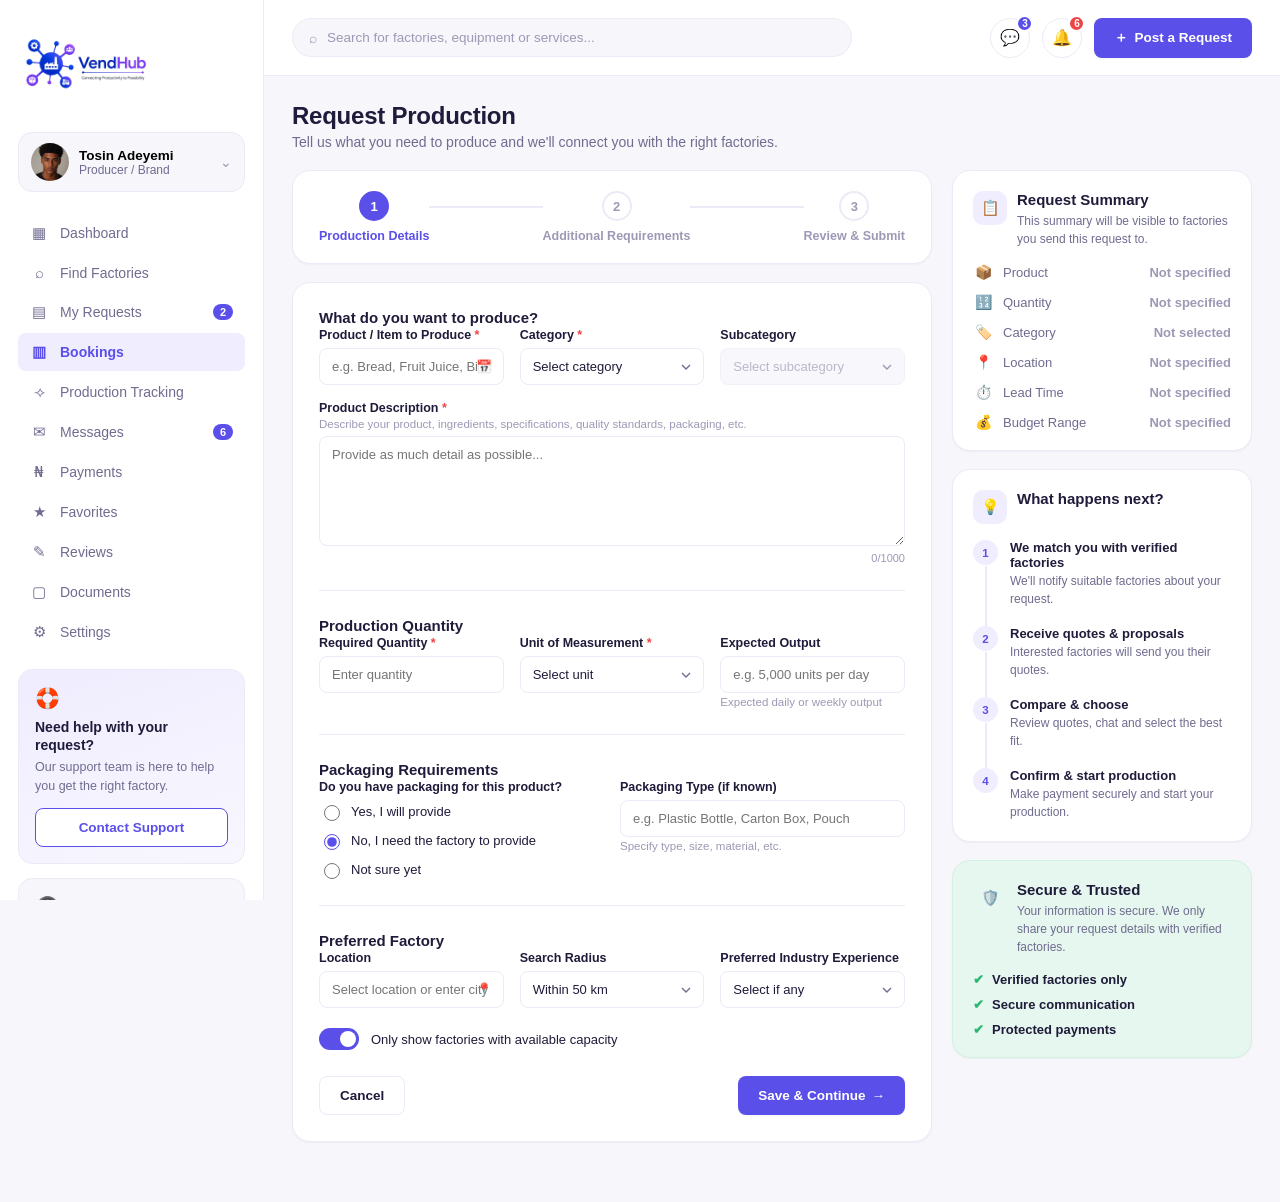
<file: bookings.html>
<!DOCTYPE html>
<html lang="en">
<head>
<meta charset="UTF-8" />
<meta name="viewport" content="width=device-width, initial-scale=1.0" />
<title>VendHub | Request Production</title>
<link rel="stylesheet" href="bookings.css" />
</head>
<body>

  <!-- Mobile sidebar overlay -->
  <div class="sidebar-overlay" id="sidebarOverlay"></div>

  <div class="app-shell">

    <!-- ============ SIDEBAR ============ -->
    <aside class="sidebar" id="sidebar">
      <div class="sidebar-top">
         <!-- Logo -->
        <a class="logo" href="./">
          <img src="VendHub_logos/VendHub logo.png" alt="VendHub logo" />
        </a>
        <button class="icon-btn sidebar-close" id="sidebarClose" aria-label="Close menu">✕</button>
      </div>

      <a href="settings.html">
      <button class="user-card" type="button">
        <img class="avatar" src="VendHub_svg/avatar.jpeg" alt="" />
        <span class="user-meta">
          <span class="user-name">Tosin Adeyemi</span>
          <span class="user-role">Producer / Brand</span>
        </span>
        <span class="chev" aria-hidden="true">⌄</span>
      </button> </a>

      <nav class="nav" aria-label="Primary">
        <a class="nav-item" href="dashboard.html">
          <span class="nav-icon" aria-hidden="true">▦</span> Dashboard
        </a>
        <a class="nav-item" href="find_factories.html">
          <span class="nav-icon" aria-hidden="true">⌕</span> Find Factories
        </a>
        <a class="nav-item" href="my_requests.html">
          <span class="nav-icon" aria-hidden="true">▤</span> My Requests
          <span class="nav-badge">2</span>
        </a>
        <a class="nav-item active" href="bookings.html">
          <span class="nav-icon" aria-hidden="true">▥</span> Bookings
        </a>
        <a class="nav-item" href="production_tracking.html">
          <span class="nav-icon" aria-hidden="true">⟢</span> Production Tracking
        </a>
        <a class="nav-item" href="messages.html">
          <span class="nav-icon" aria-hidden="true">✉</span> Messages
          <span class="nav-badge">6</span>
        </a>
        <a class="nav-item" href="payments.html">
          <span class="nav-icon" aria-hidden="true">₦</span> Payments
        </a>
        <a class="nav-item" href="#">
          <span class="nav-icon" aria-hidden="true">★</span> Favorites
        </a>
        <a class="nav-item" href="factory_profile.html">
          <span class="nav-icon" aria-hidden="true">✎</span> Reviews
        </a>
        <a class="nav-item" href="#">
          <span class="nav-icon" aria-hidden="true">▢</span> Documents
        </a>
        <a class="nav-item" href="settings.html">
          <span class="nav-icon" aria-hidden="true">⚙</span> Settings
        </a>
      </nav>

      <div class="sidebar-cards">
        <div class="promo-card">
          <span class="promo-icon" aria-hidden="true">🛟</span>
          <h4>Need help with your request?</h4>
          <p>Our support team is here to help you get the right factory.</p>
          <button class="btn btn-outline btn-block" type="button">Contact Support</button>
        </div>

        <div class="help-card">
          <span class="help-icon" aria-hidden="true">🎧</span>
          <h4>How it works</h4>
          <p>Learn how to request production and connect with verified factories.</p>
          <a href="#" class="help-link">View Guide →</a>
        </div>
      </div>
    </aside>

    <!-- ============ MAIN ============ -->
    <div class="main">

      <!-- Topbar -->
      <header class="topbar">
        <button class="icon-btn sidebar-toggle" id="sidebarToggle" aria-label="Open menu">☰</button>

        <div class="search-bar">
          <span class="search-icon" aria-hidden="true">⌕</span>
          <input type="search" placeholder="Search for factories, equipment or services..." aria-label="Search" />
        </div>

        <div class="topbar-actions">
          <button class="icon-btn" aria-label="Messages">
            <span aria-hidden="true">💬</span>
            <span class="dot dot-purple">3</span>
          </button>
          <button class="icon-btn" aria-label="Notifications">
            <span aria-hidden="true">🔔</span>
            <span class="dot dot-red">6</span>
          </button>
          <button class="btn btn-primary">
            <span aria-hidden="true">＋</span> Post a Request
          </button>
        </div>
      </header>

      <!-- Content -->
      <main class="content">

        <!-- Page heading -->
        <section class="page-head">
          <h1>Request Production</h1>
          <p>Tell us what you need to produce and we'll connect you with the right factories.</p>
        </section>

        <!-- Two column layout: form + info panel, aligned from the heading down -->
        <div class="booking-layout">

          <!-- LEFT / FORM COLUMN -->
          <div class="booking-main">

            <!-- Step tracker -->
            <nav class="stepper" aria-label="Form progress">
              <div class="step step-active">
                <span class="step-circle">1</span>
                <span class="step-label">Production Details</span>
              </div>
              <span class="step-line"></span>
              <div class="step">
                <span class="step-circle">2</span>
                <span class="step-label">Additional Requirements</span>
              </div>
              <span class="step-line"></span>
              <div class="step">
                <span class="step-circle">3</span>
                <span class="step-label">Review &amp; Submit</span>
              </div>
            </nav>

            <form class="form-card">

              <!-- What do you want to produce -->
              <fieldset class="form-section">
                <legend>What do you want to produce?</legend>

                <div class="form-row form-row-3">
                  <div class="field">
                    <label for="productName">Product / Item to Produce <span class="req">*</span></label>
                    <div class="input-with-icon">
                      <input id="productName" type="text" placeholder="e.g. Bread, Fruit Juice, Biscuits" />
                      <span class="field-icon" aria-hidden="true">📅</span>
                    </div>
                  </div>

                  <div class="field">
                    <label for="category">Category <span class="req">*</span></label>
                    <select id="category">
                      <option>Select category</option>
                    </select>
                  </div>

                  <div class="field">
                    <label for="subcategory">Subcategory</label>
                    <select id="subcategory" disabled>
                      <option>Select subcategory</option>
                    </select>
                  </div>
                </div>

                <div class="field">
                  <label for="productDesc">Product Description <span class="req">*</span></label>
                  <span class="field-hint">Describe your product, ingredients, specifications, quality standards, packaging, etc.</span>
                  <textarea id="productDesc" maxlength="1000" placeholder="Provide as much detail as possible..."></textarea>
                  <span class="char-count">0/1000</span>
                </div>
              </fieldset>

              <!-- Production Quantity -->
              <fieldset class="form-section">
                <legend>Production Quantity</legend>

                <div class="form-row form-row-3">
                  <div class="field">
                    <label for="quantity">Required Quantity <span class="req">*</span></label>
                    <input id="quantity" type="text" placeholder="Enter quantity" />
                  </div>

                  <div class="field">
                    <label for="unit">Unit of Measurement <span class="req">*</span></label>
                    <select id="unit">
                      <option>Select unit</option>
                    </select>
                  </div>

                  <div class="field">
                    <label for="expectedOutput">Expected Output</label>
                    <input id="expectedOutput" type="text" placeholder="e.g. 5,000 units per day" />
                    <span class="field-hint">Expected daily or weekly output</span>
                  </div>
                </div>
              </fieldset>

              <!-- Packaging Requirements -->
              <fieldset class="form-section">
                <legend>Packaging Requirements</legend>

                <div class="form-row form-row-2">
                  <div class="field">
                    <label>Do you have packaging for this product?</label>
                    <ul class="radio-list">
                      <li>
                        <label><input type="radio" name="packaging" /> Yes, I will provide</label>
                      </li>
                      <li>
                        <label><input type="radio" name="packaging" checked /> No, I need the factory to provide</label>
                      </li>
                      <li>
                        <label><input type="radio" name="packaging" /> Not sure yet</label>
                      </li>
                    </ul>
                  </div>

                  <div class="field">
                    <label for="packagingType">Packaging Type (if known)</label>
                    <input id="packagingType" type="text" placeholder="e.g. Plastic Bottle, Carton Box, Pouch" />
                    <span class="field-hint">Specify type, size, material, etc.</span>
                  </div>
                </div>
              </fieldset>

              <!-- Preferred Factory -->
              <fieldset class="form-section">
                <legend>Preferred Factory</legend>

                <div class="form-row form-row-3">
                  <div class="field">
                    <label for="location">Location</label>
                    <div class="input-with-icon">
                      <input id="location" type="text" placeholder="Select location or enter city" />
                      <span class="field-icon" aria-hidden="true">📍</span>
                    </div>
                  </div>

                  <div class="field">
                    <label for="radius">Search Radius</label>
                    <select id="radius">
                      <option>Within 50 km</option>
                    </select>
                  </div>

                  <div class="field">
                    <label for="industryExp">Preferred Industry Experience</label>
                    <select id="industryExp">
                      <option>Select if any</option>
                    </select>
                  </div>
                </div>

                <div class="toggle-row">
                  <button type="button" class="toggle toggle-on" id="capacityToggle" role="switch" aria-checked="true" aria-label="Only show factories with available capacity">
                    <span class="toggle-knob"></span>
                  </button>
                  <span>Only show factories with available capacity</span>
                </div>
              </fieldset>

              <!-- Actions -->
              <div class="form-actions">
                <button type="button" class="btn btn-ghost">Cancel</button>
                <button type="submit" class="btn btn-primary">Save &amp; Continue <span aria-hidden="true">→</span></button>
              </div>
            </form>
          </div>

          <!-- RIGHT / INFO PANEL -->
          <aside class="booking-aside">

            <!-- Request Summary -->
            <section class="card">
              <div class="card-title-row">
                <span class="card-title-icon" aria-hidden="true">📋</span>
                <div>
                  <h2>Request Summary</h2>
                  <p class="card-sub">This summary will be visible to factories you send this request to.</p>
                </div>
              </div>

              <ul class="summary-list">
                <li>
                  <span class="summary-icon" aria-hidden="true">📦</span>
                  <span class="summary-label">Product</span>
                  <span class="summary-value">Not specified</span>
                </li>
                <li>
                  <span class="summary-icon" aria-hidden="true">🔢</span>
                  <span class="summary-label">Quantity</span>
                  <span class="summary-value">Not specified</span>
                </li>
                <li>
                  <span class="summary-icon" aria-hidden="true">🏷️</span>
                  <span class="summary-label">Category</span>
                  <span class="summary-value">Not selected</span>
                </li>
                <li>
                  <span class="summary-icon" aria-hidden="true">📍</span>
                  <span class="summary-label">Location</span>
                  <span class="summary-value">Not specified</span>
                </li>
                <li>
                  <span class="summary-icon" aria-hidden="true">⏱️</span>
                  <span class="summary-label">Lead Time</span>
                  <span class="summary-value">Not specified</span>
                </li>
                <li>
                  <span class="summary-icon" aria-hidden="true">💰</span>
                  <span class="summary-label">Budget Range</span>
                  <span class="summary-value">Not specified</span>
                </li>
              </ul>
            </section>

            <!-- What happens next -->
            <section class="card">
              <div class="card-title-row">
                <span class="card-title-icon" aria-hidden="true">💡</span>
                <h2>What happens next?</h2>
              </div>

              <ol class="timeline">
                <li>
                  <span class="timeline-dot" aria-hidden="true">1</span>
                  <div>
                    <span class="timeline-title">We match you with verified factories</span>
                    <span class="timeline-desc">We'll notify suitable factories about your request.</span>
                  </div>
                </li>
                <li>
                  <span class="timeline-dot" aria-hidden="true">2</span>
                  <div>
                    <span class="timeline-title">Receive quotes &amp; proposals</span>
                    <span class="timeline-desc">Interested factories will send you their quotes.</span>
                  </div>
                </li>
                <li>
                  <span class="timeline-dot" aria-hidden="true">3</span>
                  <div>
                    <span class="timeline-title">Compare &amp; choose</span>
                    <span class="timeline-desc">Review quotes, chat and select the best fit.</span>
                  </div>
                </li>
                <li>
                  <span class="timeline-dot" aria-hidden="true">4</span>
                  <div>
                    <span class="timeline-title">Confirm &amp; start production</span>
                    <span class="timeline-desc">Make payment securely and start your production.</span>
                  </div>
                </li>
              </ol>
            </section>

            <!-- Security & Trust -->
            <section class="card security-card">
              <div class="card-title-row">
                <span class="card-title-icon card-title-icon-green" aria-hidden="true">🛡️</span>
                <div>
                  <h2>Secure &amp; Trusted</h2>
                  <p class="card-sub">Your information is secure. We only share your request details with verified factories.</p>
                </div>
              </div>

              <ul class="check-list">
                <li><span aria-hidden="true">✔</span> Verified factories only</li>
                <li><span aria-hidden="true">✔</span> Secure communication</li>
                <li><span aria-hidden="true">✔</span> Protected payments</li>
              </ul>
            </section>
          </aside>
        </div>
      </main>
    </div>
  </div>

  <script>
    // Sidebar toggle (mobile)
    const sidebar = document.getElementById('sidebar');
    const sidebarOverlay = document.getElementById('sidebarOverlay');
    const sidebarToggle = document.getElementById('sidebarToggle');
    const sidebarClose = document.getElementById('sidebarClose');

    function openSidebar(){ sidebar.classList.add('open'); sidebarOverlay.classList.add('show'); }
    function closeSidebar(){ sidebar.classList.remove('open'); sidebarOverlay.classList.remove('show'); }
    sidebarToggle.addEventListener('click', openSidebar);
    sidebarClose.addEventListener('click', closeSidebar);
    sidebarOverlay.addEventListener('click', closeSidebar);

    // Character counter for description
    const descField = document.getElementById('productDesc');
    const charCount = document.querySelector('.char-count');
    descField.addEventListener('input', () => {
      charCount.textContent = `${descField.value.length}/1000`;
    });

    // Toggle switch
    const capacityToggle = document.getElementById('capacityToggle');
    capacityToggle.addEventListener('click', () => {
      const isOn = capacityToggle.classList.toggle('toggle-on');
      capacityToggle.setAttribute('aria-checked', isOn ? 'true' : 'false');
    });

    // Enable subcategory once category is chosen (demo behavior)
    document.getElementById('category').addEventListener('change', (e) => {
      document.getElementById('subcategory').disabled = e.target.selectedIndex === 0;
    });
  </script>
</body>
</html>
</file>
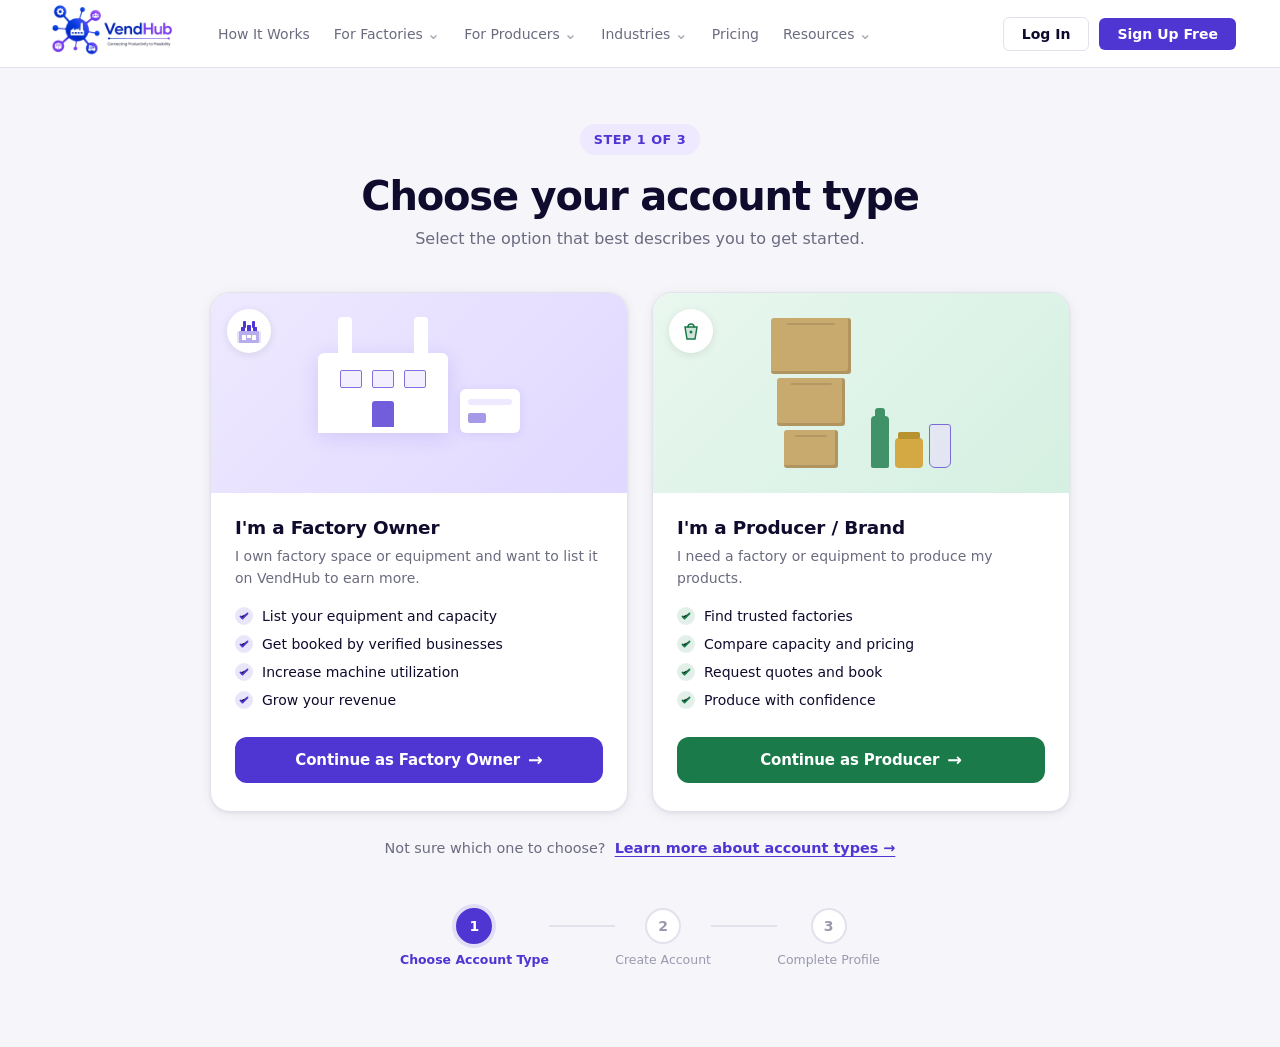
<file: choose_accont.html>
<!DOCTYPE html>
<html lang="en">
<head>
  <meta charset="UTF-8" />
  <meta name="viewport" content="width=device-width, initial-scale=1.0" />
  <title>VendHub – Choose Your Account Type</title>
  <link rel="stylesheet" href="choose_accont.css" />
</head>
<body>

  <!-- ============================
       NAVIGATION BAR
  ============================= -->
  <header class="navbar">
    <div class="nav-inner">
      <!-- Logo -->
       <a class="logo" href="./">
				<img src="VendHub_logos/VendHub logo.png" alt="VendHub logo" />
			</a>

      <!-- Hamburger (mobile) -->
      <button class="nav-toggle" aria-label="Toggle menu" aria-expanded="false">
        <span></span><span></span><span></span>
      </button>

      <!-- Nav links -->
      <nav class="nav-links" role="navigation" aria-label="Main navigation">
        <a href="#" class="nav-link">How It Works</a>
        <a href="#" class="nav-link dropdown-trigger">For Factories <span class="chevron">&#8964;</span></a>
        <a href="#" class="nav-link dropdown-trigger">For Producers <span class="chevron">&#8964;</span></a>
        <a href="#" class="nav-link dropdown-trigger">Industries <span class="chevron">&#8964;</span></a>
        <a href="#" class="nav-link">Pricing</a>
        <a href="#" class="nav-link dropdown-trigger">Resources <span class="chevron">&#8964;</span></a>
      </nav>

      <!-- Auth buttons -->
      <div class="nav-auth">
        <a href="choose_accont.html" class="btn-login">Log In</a>
        <a href="create_account.html" class="btn-signup">Sign Up Free</a>
      </div>
    </div>
  </header>

  <!-- ============================
       MAIN CONTENT
  ============================= -->
  <main class="main-content">

    <!-- Step indicator -->
    <div class="step-badge" aria-label="Step 1 of 3">STEP 1 OF 3</div>

    <!-- Page heading -->
    <h1 class="page-heading">Choose your account type</h1>
    <p class="page-subtext">Select the option that best describes you to get started.</p>

    <!-- ============================
         ACCOUNT TYPE CARDS
    ============================= -->
    <section class="cards-container" aria-label="Account type selection">

      <!-- Card 1: Factory Owner -->
      <article class="account-card" tabindex="0" aria-label="Factory Owner account type">
        <div class="card-illustration factory-illustration" aria-hidden="true">
          <!-- Factory icon badge -->
          <div class="card-icon-badge">
            <svg width="28" height="28" viewBox="0 0 28 28" fill="none" xmlns="http://www.w3.org/2000/svg">
              <rect x="2" y="14" width="24" height="12" rx="1.5" fill="var(--primary)" opacity="0.15"/>
              <rect x="4" y="14" width="20" height="12" rx="1" fill="var(--primary)" opacity="0.3"/>
              <rect x="6" y="10" width="4" height="4" rx="0.5" fill="var(--primary)"/>
              <rect x="12" y="8" width="4" height="6" rx="0.5" fill="var(--primary)"/>
              <rect x="18" y="10" width="4" height="4" rx="0.5" fill="var(--primary)"/>
              <!-- Chimneys -->
              <rect x="8" y="4" width="3" height="7" rx="1" fill="var(--primary)"/>
              <rect x="17" y="4" width="3" height="7" rx="1" fill="var(--primary)"/>
              <!-- Doors / windows -->
              <rect x="7" y="18" width="4" height="5" rx="0.5" fill="white"/>
              <rect x="17" y="18" width="4" height="5" rx="0.5" fill="white"/>
              <rect x="12" y="18" width="4" height="3" rx="0.5" fill="white"/>
            </svg>
          </div>
          <!-- CSS factory building illustration -->
          <div class="illustration-scene factory-scene" aria-hidden="true">
            <div class="factory-building">
              <div class="factory-chimney left"></div>
              <div class="factory-chimney right"></div>
              <div class="factory-body">
                <div class="factory-windows">
                  <div class="factory-window"></div>
                  <div class="factory-window"></div>
                  <div class="factory-window"></div>
                </div>
                <div class="factory-door"></div>
              </div>
            </div>
            <div class="factory-machine"></div>
          </div>
        </div>

        <div class="card-body">
          <h2 class="card-title">I'm a Factory Owner</h2>
          <p class="card-desc">I own factory space or equipment and want to list it on VendHub to earn more.</p>

          <ul class="card-features" role="list">
            <li>
              <span class="check-icon primary-check" aria-hidden="true">
                <svg width="18" height="18" viewBox="0 0 18 18"><circle cx="9" cy="9" r="9" fill="var(--primary)" opacity="0.12"/><path d="M5.5 9.5L7.5 11.5L12.5 6.5" stroke="var(--primary)" stroke-width="1.8" stroke-linecap="round" stroke-linejoin="round"/></svg>
              </span>
              List your equipment and capacity
            </li>
            <li>
              <span class="check-icon primary-check" aria-hidden="true">
                <svg width="18" height="18" viewBox="0 0 18 18"><circle cx="9" cy="9" r="9" fill="var(--primary)" opacity="0.12"/><path d="M5.5 9.5L7.5 11.5L12.5 6.5" stroke="var(--primary)" stroke-width="1.8" stroke-linecap="round" stroke-linejoin="round"/></svg>
              </span>
              Get booked by verified businesses
            </li>
            <li>
              <span class="check-icon primary-check" aria-hidden="true">
                <svg width="18" height="18" viewBox="0 0 18 18"><circle cx="9" cy="9" r="9" fill="var(--primary)" opacity="0.12"/><path d="M5.5 9.5L7.5 11.5L12.5 6.5" stroke="var(--primary)" stroke-width="1.8" stroke-linecap="round" stroke-linejoin="round"/></svg>
              </span>
              Increase machine utilization
            </li>
            <li>
              <span class="check-icon primary-check" aria-hidden="true">
                <svg width="18" height="18" viewBox="0 0 18 18"><circle cx="9" cy="9" r="9" fill="var(--primary)" opacity="0.12"/><path d="M5.5 9.5L7.5 11.5L12.5 6.5" stroke="var(--primary)" stroke-width="1.8" stroke-linecap="round" stroke-linejoin="round"/></svg>
              </span>
              Grow your revenue
            </li>
          </ul>

          <a href="#" class="btn-card btn-factory" role="button" aria-label="Continue as Factory Owner">
            Continue as Factory Owner <span class="arrow" aria-hidden="true">&#8594;</span>
          </a>
        </div>
      </article>

      <!-- Card 2: Producer / Brand -->
      <article class="account-card" tabindex="0" aria-label="Producer or Brand account type">
        <div class="card-illustration producer-illustration" aria-hidden="true">
          <!-- Shopping bag icon badge -->
          <div class="card-icon-badge producer-badge">
            <svg width="28" height="28" viewBox="0 0 28 28" fill="none" xmlns="http://www.w3.org/2000/svg">
              <path d="M8 10H20L18 22H10L8 10Z" fill="var(--secondary)" opacity="0.2"/>
              <path d="M8 10H20L18 22H10L8 10Z" stroke="var(--secondary)" stroke-width="1.5" fill="none"/>
              <path d="M11 10C11 8.34 12.34 7 14 7C15.66 7 17 8.34 17 10" stroke="var(--secondary)" stroke-width="1.5" stroke-linecap="round"/>
              <circle cx="14" cy="15" r="1.5" fill="var(--secondary)"/>
            </svg>
          </div>
          <!-- CSS boxes / products illustration -->
          <div class="illustration-scene producer-scene" aria-hidden="true">
            <div class="box-stack">
              <div class="box box-large"></div>
              <div class="box box-medium"></div>
              <div class="box box-small"></div>
            </div>
            <div class="product-items">
              <div class="product-bottle green"></div>
              <div class="product-jar"></div>
              <div class="product-pouch"></div>
            </div>
          </div>
        </div>

        <div class="card-body">
          <h2 class="card-title">I'm a Producer / Brand</h2>
          <p class="card-desc">I need a factory or equipment to produce my products.</p>

          <ul class="card-features" role="list">
            <li>
              <span class="check-icon secondary-check" aria-hidden="true">
                <svg width="18" height="18" viewBox="0 0 18 18"><circle cx="9" cy="9" r="9" fill="var(--secondary)" opacity="0.12"/><path d="M5.5 9.5L7.5 11.5L12.5 6.5" stroke="var(--secondary)" stroke-width="1.8" stroke-linecap="round" stroke-linejoin="round"/></svg>
              </span>
              Find trusted factories
            </li>
            <li>
              <span class="check-icon secondary-check" aria-hidden="true">
                <svg width="18" height="18" viewBox="0 0 18 18"><circle cx="9" cy="9" r="9" fill="var(--secondary)" opacity="0.12"/><path d="M5.5 9.5L7.5 11.5L12.5 6.5" stroke="var(--secondary)" stroke-width="1.8" stroke-linecap="round" stroke-linejoin="round"/></svg>
              </span>
              Compare capacity and pricing
            </li>
            <li>
              <span class="check-icon secondary-check" aria-hidden="true">
                <svg width="18" height="18" viewBox="0 0 18 18"><circle cx="9" cy="9" r="9" fill="var(--secondary)" opacity="0.12"/><path d="M5.5 9.5L7.5 11.5L12.5 6.5" stroke="var(--secondary)" stroke-width="1.8" stroke-linecap="round" stroke-linejoin="round"/></svg>
              </span>
              Request quotes and book
            </li>
            <li>
              <span class="check-icon secondary-check" aria-hidden="true">
                <svg width="18" height="18" viewBox="0 0 18 18"><circle cx="9" cy="9" r="9" fill="var(--secondary)" opacity="0.12"/><path d="M5.5 9.5L7.5 11.5L12.5 6.5" stroke="var(--secondary)" stroke-width="1.8" stroke-linecap="round" stroke-linejoin="round"/></svg>
              </span>
              Produce with confidence
            </li>
          </ul>

          <a href="#" class="btn-card btn-producer" role="button" aria-label="Continue as Producer">
            Continue as Producer <span class="arrow" aria-hidden="true">&#8594;</span>
          </a>
        </div>
      </article>

    </section>

    <!-- ============================
         LEARN MORE LINK
    ============================= -->
    <p class="learn-more-text">
      Not sure which one to choose?&nbsp;
      <a href="#" class="learn-more-link">Learn more about account types &#8594;</a>
    </p>

    <!-- ============================
         PROGRESS TRACKER
    ============================= -->
    <nav class="progress-tracker" aria-label="Registration progress">
      <!-- Step 1 (active) -->
       <a href="choose_accont.html">
      <div class="progress-step active" aria-current="step">
        <div class="step-circle active-circle">1</div>
        <span class="step-label active-label">Choose Account Type</span>
      </div> </a>

      <!-- Connector line -->
      <div class="progress-line" aria-hidden="true"></div>

      <!-- Step 2 -->
       <a href="create_account.html">
      <div class="progress-step">
        <div class="step-circle">2</div>
        <span class="step-label">Create Account</span>
      </div> </a>

      <!-- Connector line -->
      <div class="progress-line" aria-hidden="true"></div>

      <!-- Step 3 -->
       <a href="profile_success.html">
      <div class="progress-step">
        <div class="step-circle">3</div>
        <span class="step-label">Complete Profile</span>
      </div> </a>
    </nav>

  </main>

  <!-- Mobile menu toggle script -->
  <script>
    const toggle = document.querySelector('.nav-toggle');
    const navLinks = document.querySelector('.nav-links');
    const navAuth = document.querySelector('.nav-auth');

    toggle.addEventListener('click', () => {
      const expanded = toggle.getAttribute('aria-expanded') === 'true';
      toggle.setAttribute('aria-expanded', String(!expanded));
      navLinks.classList.toggle('open');
      navAuth.classList.toggle('open');
      toggle.classList.toggle('open');
    });
  </script>

</body>
</html>
</file>
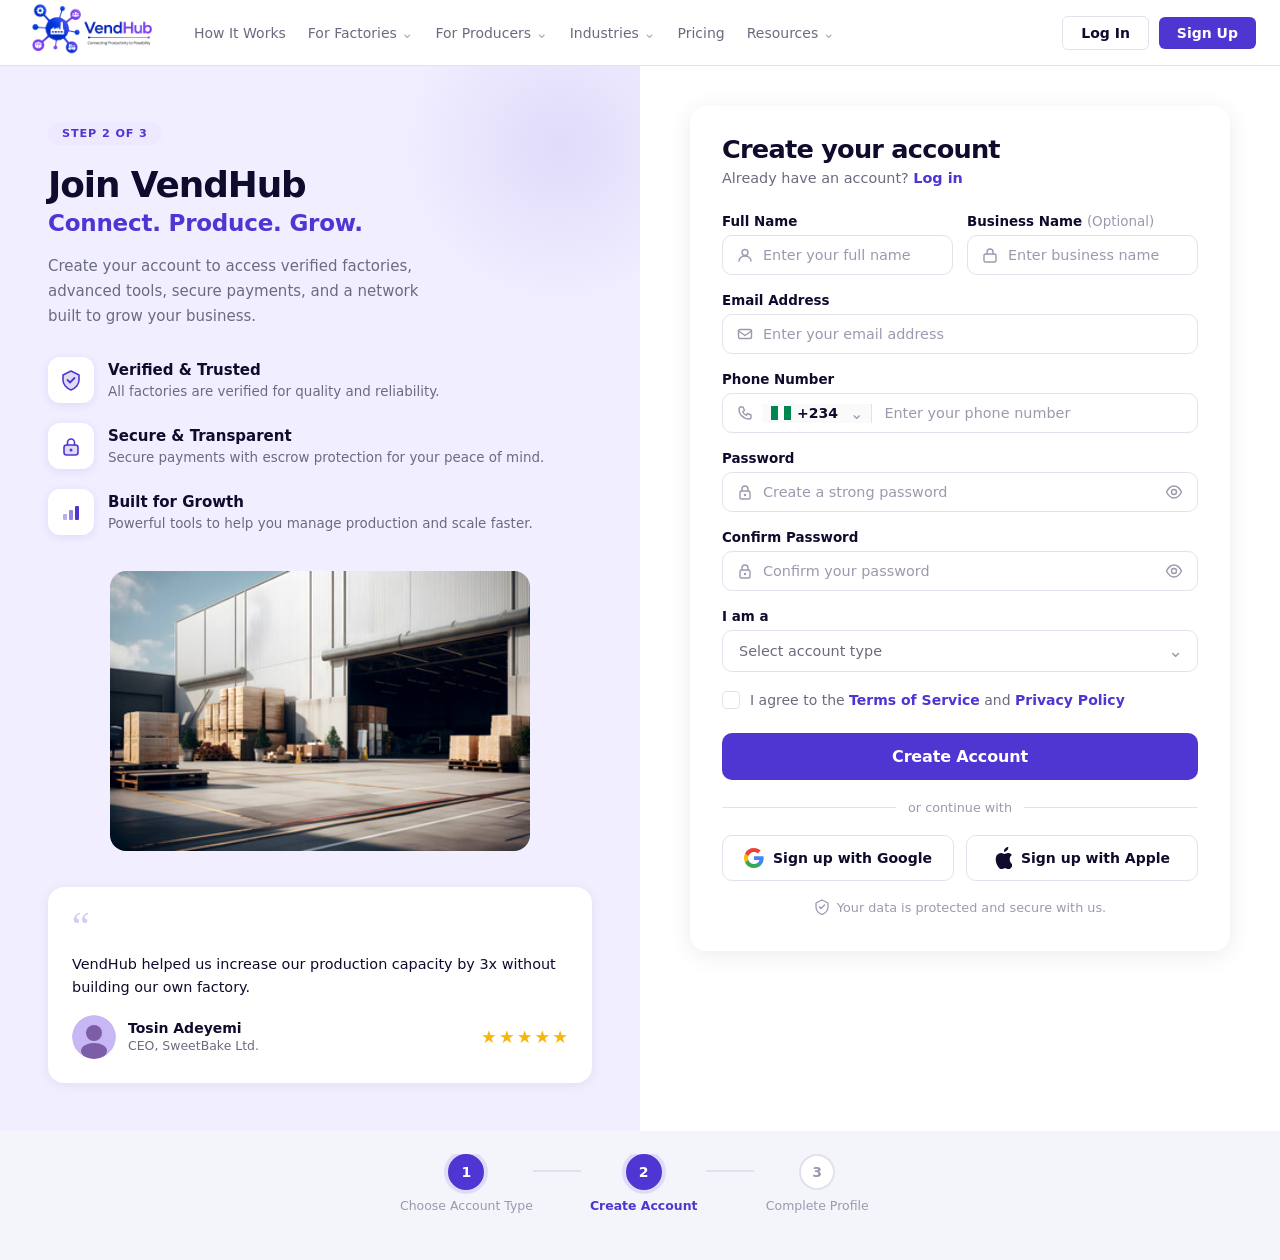
<file: create_account.html>
<!doctype html>
<html lang="en">
  <head>
    <meta charset="UTF-8" />
    <meta name="viewport" content="width=device-width, initial-scale=1.0" />
    <title>VendHub – Create Your Account</title>
    <link rel="stylesheet" href="create_account.css" />
  </head>
  <body>
    <!-- ============================
       NAVIGATION BAR
  ============================= -->
    <header class="navbar">
      <div class="nav-inner">
        <!-- Logo -->
        <a class="logo" href="./">
          <img src="VendHub_logos/VendHub logo.png" alt="VendHub logo" />
        </a>

        <!-- Hamburger toggle (mobile) -->
        <button
          class="nav-toggle"
          aria-label="Toggle navigation"
          aria-expanded="false">
          <span></span><span></span><span></span>
        </button>

        <!-- Nav links -->
        <nav class="nav-links" aria-label="Main navigation">
          <a href="#" class="nav-link">How It Works</a>
          <a href="#" class="nav-link has-chevron">For Factories</a>
          <a href="#" class="nav-link has-chevron">For Producers</a>
          <a href="#" class="nav-link has-chevron">Industries</a>
          <a href="#" class="nav-link">Pricing</a>
          <a href="#" class="nav-link has-chevron">Resources</a>
        </nav>

        <!-- Auth buttons -->
        <div class="nav-auth">
          <a href="choose_accont.html" class="btn-nav-login">Log In</a>
          <a href="create_account.html" class="btn-nav-signup">Sign Up</a>
        </div>
      </div>
    </header>

    <!-- ============================
       PAGE BODY: TWO-COLUMN LAYOUT
  ============================= -->
    <main class="page-body">
      <!-- ============================
         LEFT COLUMN – PROMO PANEL
    ============================= -->
      <section class="promo-panel" aria-label="Why join VendHub">
        <div class="promo-content">
            <!-- Step indicator -->
    <div class="step-badge" aria-label="Step 2 of 3">STEP 2 OF 3</div>
          <!-- Hero text -->
          <h1 class="promo-heading">Join VendHub</h1>
          <p class="promo-tagline">Connect. Produce. Grow.</p>
          <p class="promo-desc">
            Create your account to access verified factories, advanced tools,
            secure payments, and a network built to grow your business.
          </p>

          <!-- Feature highlights -->
          <ul class="feature-list" role="list">
            <li class="feature-item">
              <div class="feature-icon" aria-hidden="true">
                <!-- Shield / verified icon -->
                <svg width="22" height="22" viewBox="0 0 22 22" fill="none">
                  <path
                    d="M11 2L3 6V11C3 15.4 6.4 19.5 11 21C15.6 19.5 19 15.4 19 11V6L11 2Z"
                    fill="var(--primary)"
                    opacity="0.18" />
                  <path
                    d="M11 2L3 6V11C3 15.4 6.4 19.5 11 21C15.6 19.5 19 15.4 19 11V6L11 2Z"
                    stroke="var(--primary)"
                    stroke-width="1.6"
                    stroke-linejoin="round" />
                  <path
                    d="M7.5 11L10 13.5L14.5 9"
                    stroke="var(--primary)"
                    stroke-width="1.8"
                    stroke-linecap="round"
                    stroke-linejoin="round" />
                </svg>
              </div>
              <div class="feature-text">
                <strong>Verified &amp; Trusted</strong>
                <span
                  >All factories are verified for quality and reliability.</span
                >
              </div>
            </li>

            <li class="feature-item">
              <div class="feature-icon" aria-hidden="true">
                <!-- Lock icon -->
                <svg width="22" height="22" viewBox="0 0 22 22" fill="none">
                  <rect
                    x="4"
                    y="10"
                    width="14"
                    height="10"
                    rx="2.5"
                    fill="var(--primary)"
                    opacity="0.18" />
                  <rect
                    x="4"
                    y="10"
                    width="14"
                    height="10"
                    rx="2.5"
                    stroke="var(--primary)"
                    stroke-width="1.6" />
                  <path
                    d="M7.5 10V7.5C7.5 5.57 9.07 4 11 4C12.93 4 14.5 5.57 14.5 7.5V10"
                    stroke="var(--primary)"
                    stroke-width="1.6"
                    stroke-linecap="round" />
                  <circle cx="11" cy="15" r="1.5" fill="var(--primary)" />
                </svg>
              </div>
              <div class="feature-text">
                <strong>Secure &amp; Transparent</strong>
                <span
                  >Secure payments with escrow protection for your peace of
                  mind.</span
                >
              </div>
            </li>

            <li class="feature-item">
              <div class="feature-icon" aria-hidden="true">
                <!-- Bar chart / growth icon -->
                <svg width="22" height="22" viewBox="0 0 22 22" fill="none">
                  <rect
                    x="3"
                    y="13"
                    width="4"
                    height="6"
                    rx="1"
                    fill="var(--primary)"
                    opacity="0.4" />
                  <rect
                    x="9"
                    y="9"
                    width="4"
                    height="10"
                    rx="1"
                    fill="var(--primary)"
                    opacity="0.6" />
                  <rect
                    x="15"
                    y="5"
                    width="4"
                    height="14"
                    rx="1"
                    fill="var(--primary)" />
                </svg>
              </div>
              <div class="feature-text">
                <strong>Built for Growth</strong>
                <span
                  >Powerful tools to help you manage production and scale
                  faster.</span
                >
              </div>
            </li>
          </ul>
        </div>

        <!-- Factory / building image -->
        <div class="building_image">
          <img src="VendHub_images/factory image 4.jpg" alt="factory image" />
        </div>

        <!-- Testimonial card -->
        <div
          class="testimonial-card"
          role="blockquote"
          aria-label="Customer testimonial">
          <span class="quote-mark" aria-hidden="true">&#8220;</span>
          <p class="testimonial-text">
            VendHub helped us increase our production capacity by 3x without
            building our own factory.
          </p>
          <div class="testimonial-author">
            <!-- Avatar -->
            <div class="author-avatar" aria-hidden="true">
              <svg width="44" height="44" viewBox="0 0 44 44" fill="none">
                <circle cx="22" cy="22" r="22" fill="#C7B8F5" />
                <circle cx="22" cy="18" r="8" fill="#7B5EA7" />
                <ellipse cx="22" cy="36" rx="13" ry="8" fill="#7B5EA7" />
              </svg>
            </div>
            <div class="author-info">
              <span class="author-name">Tosin Adeyemi</span>
              <span class="author-role">CEO, SweetBake Ltd.</span>
            </div>
            <!-- Star rating -->
            <div class="star-rating" aria-label="5 out of 5 stars">
              <span>&#9733;</span><span>&#9733;</span><span>&#9733;</span>
              <span>&#9733;</span><span>&#9733;</span>
            </div>
          </div>
        </div>
      </section>

      <!-- ============================
         RIGHT COLUMN – SIGN UP FORM
    ============================= -->
      <section class="form-panel" aria-label="Create your account">
        <div class="form-card">
          <h2 class="form-heading">Create your account</h2>
          <p class="form-subtext">
            Already have an account?&nbsp;<a
              href="choose_accont.html"
              class="form-login-link"
              >Log in</a
            >
          </p>

          <form class="signup-form" novalidate aria-label="Sign up form">
            <!-- Row: Full Name + Business Name -->
            <div class="form-row two-col">
              <div class="field-group">
                <label class="field-label" for="full-name">Full Name</label>
                <div class="input-wrap">
                  <span class="input-icon" aria-hidden="true">
                    <svg width="16" height="16" viewBox="0 0 16 16" fill="none">
                      <circle
                        cx="8"
                        cy="5.5"
                        r="3"
                        stroke="var(--text-muted)"
                        stroke-width="1.4" />
                      <path
                        d="M2 14C2 11.24 4.69 9 8 9C11.31 9 14 11.24 14 14"
                        stroke="var(--text-muted)"
                        stroke-width="1.4"
                        stroke-linecap="round" />
                    </svg>
                  </span>
                  <input
                    type="text"
                    id="full-name"
                    name="full_name"
                    class="field-input"
                    placeholder="Enter your full name"
                    autocomplete="name"
                    required />
                </div>
              </div>

              <div class="field-group">
                <label class="field-label" for="business-name">
                  Business Name <span class="optional">(Optional)</span>
                </label>
                <div class="input-wrap">
                  <span class="input-icon" aria-hidden="true">
                    <svg width="16" height="16" viewBox="0 0 16 16" fill="none">
                      <rect
                        x="2"
                        y="7"
                        width="12"
                        height="8"
                        rx="1.5"
                        stroke="var(--text-muted)"
                        stroke-width="1.4" />
                      <path
                        d="M5 7V5C5 3.34 6.34 2 8 2C9.66 2 11 3.34 11 5V7"
                        stroke="var(--text-muted)"
                        stroke-width="1.4"
                        stroke-linecap="round" />
                    </svg>
                  </span>
                  <input
                    type="text"
                    id="business-name"
                    name="business_name"
                    class="field-input"
                    placeholder="Enter business name"
                    autocomplete="organization" />
                </div>
              </div>
            </div>

            <!-- Email -->
            <div class="field-group">
              <label class="field-label" for="email">Email Address</label>
              <div class="input-wrap">
                <span class="input-icon" aria-hidden="true">
                  <svg width="16" height="16" viewBox="0 0 16 16" fill="none">
                    <rect
                      x="1.5"
                      y="3.5"
                      width="13"
                      height="9"
                      rx="1.5"
                      stroke="var(--text-muted)"
                      stroke-width="1.4" />
                    <path
                      d="M1.5 5L8 9.5L14.5 5"
                      stroke="var(--text-muted)"
                      stroke-width="1.4"
                      stroke-linecap="round" />
                  </svg>
                </span>
                <input
                  type="email"
                  id="email"
                  name="email"
                  class="field-input"
                  placeholder="Enter your email address"
                  autocomplete="email"
                  required />
              </div>
            </div>

            <!-- Phone number -->
            <div class="field-group">
              <label class="field-label" for="phone">Phone Number</label>
              <div class="input-wrap phone-wrap">
                <!-- Phone icon -->
                <span class="input-icon" aria-hidden="true">
                  <svg width="16" height="16" viewBox="0 0 16 16" fill="none">
                    <path
                      d="M3 2h3l1.5 3.5-1.75 1.25C6.5 8.5 7.5 9.5 9.25 10.25L10.5 8.5 14 10v3
                    C14 13 13 14 12 14 6.5 14 2 9.5 2 4 2 3 3 2 3 2Z"
                      stroke="var(--text-muted)"
                      stroke-width="1.4"
                      stroke-linejoin="round" />
                  </svg>
                </span>
                <!-- Country selector -->
                <div class="country-select-wrap">
                  <span class="flag-icon" aria-hidden="true">
                    <!-- Nigeria flag (simplified) -->
                    <svg
                      width="20"
                      height="14"
                      viewBox="0 0 20 14"
                      xmlns="http://www.w3.org/2000/svg">
                      <rect width="7" height="14" fill="#008751" />
                      <rect x="7" width="6" height="14" fill="white" />
                      <rect x="13" width="7" height="14" fill="#008751" />
                    </svg>
                  </span>
                  <select class="country-select" aria-label="Country code">
                    <option value="+234" selected>+234</option>
                    <option value="+1">+1</option>
                    <option value="+44">+44</option>
                    <option value="+233">+233</option>
                    <option value="+254">+254</option>
                  </select>
                  <span class="select-chevron" aria-hidden="true">&#8964;</span>
                </div>
                <input
                  type="tel"
                  id="phone"
                  name="phone"
                  class="field-input phone-input"
                  placeholder="Enter your phone number"
                  autocomplete="tel" />
              </div>
            </div>

            <!-- Password -->
            <div class="field-group">
              <label class="field-label" for="password">Password</label>
              <div class="input-wrap">
                <span class="input-icon" aria-hidden="true">
                  <svg width="16" height="16" viewBox="0 0 16 16" fill="none">
                    <rect
                      x="3"
                      y="7"
                      width="10"
                      height="8"
                      rx="1.5"
                      stroke="var(--text-muted)"
                      stroke-width="1.4" />
                    <path
                      d="M5 7V5C5 3.34 6.34 2 8 2C9.66 2 11 3.34 11 5V7"
                      stroke="var(--text-muted)"
                      stroke-width="1.4"
                      stroke-linecap="round" />
                    <circle cx="8" cy="11" r="1.2" fill="var(--text-muted)" />
                  </svg>
                </span>
                <input
                  type="password"
                  id="password"
                  name="password"
                  class="field-input"
                  placeholder="Create a strong password"
                  autocomplete="new-password"
                  required />
                <button
                  type="button"
                  class="toggle-password"
                  aria-label="Show password">
                  <svg width="18" height="18" viewBox="0 0 18 18" fill="none">
                    <path
                      d="M1.5 9C1.5 9 4.5 3 9 3C13.5 3 16.5 9 16.5 9C16.5 9 13.5 15 9 15C4.5 15 1.5 9 1.5 9Z"
                      stroke="var(--text-muted)"
                      stroke-width="1.4" />
                    <circle
                      cx="9"
                      cy="9"
                      r="2.5"
                      stroke="var(--text-muted)"
                      stroke-width="1.4" />
                  </svg>
                </button>
              </div>
            </div>

            <!-- Confirm Password -->
            <div class="field-group">
              <label class="field-label" for="confirm-password"
                >Confirm Password</label
              >
              <div class="input-wrap">
                <span class="input-icon" aria-hidden="true">
                  <svg width="16" height="16" viewBox="0 0 16 16" fill="none">
                    <rect
                      x="3"
                      y="7"
                      width="10"
                      height="8"
                      rx="1.5"
                      stroke="var(--text-muted)"
                      stroke-width="1.4" />
                    <path
                      d="M5 7V5C5 3.34 6.34 2 8 2C9.66 2 11 3.34 11 5V7"
                      stroke="var(--text-muted)"
                      stroke-width="1.4"
                      stroke-linecap="round" />
                    <circle cx="8" cy="11" r="1.2" fill="var(--text-muted)" />
                  </svg>
                </span>
                <input
                  type="password"
                  id="confirm-password"
                  name="confirm_password"
                  class="field-input"
                  placeholder="Confirm your password"
                  autocomplete="new-password"
                  required />
                <button
                  type="button"
                  class="toggle-password"
                  aria-label="Show confirm password">
                  <svg width="18" height="18" viewBox="0 0 18 18" fill="none">
                    <path
                      d="M1.5 9C1.5 9 4.5 3 9 3C13.5 3 16.5 9 16.5 9C16.5 9 13.5 15 9 15C4.5 15 1.5 9 1.5 9Z"
                      stroke="var(--text-muted)"
                      stroke-width="1.4" />
                    <circle
                      cx="9"
                      cy="9"
                      r="2.5"
                      stroke="var(--text-muted)"
                      stroke-width="1.4" />
                  </svg>
                </button>
              </div>
            </div>

            <!-- Account type dropdown -->
            <div class="field-group">
              <label class="field-label" for="account-type">I am a</label>
              <div class="input-wrap select-wrap">
                <select
                  id="account-type"
                  name="account_type"
                  class="field-select"
                  required>
                  <option value="" disabled selected>
                    Select account type
                  </option>
                  <option value="factory_owner">Factory Owner</option>
                  <option value="producer">Producer / Brand</option>
                </select>
                <span class="select-chevron-main" aria-hidden="true"
                  >&#8964;</span
                >
              </div>
            </div>

            <!-- Terms checkbox -->
            <div class="field-group checkbox-group">
              <label class="checkbox-label">
                <input
                  type="checkbox"
                  name="terms"
                  class="checkbox-input"
                  required />
                <span class="checkbox-custom" aria-hidden="true"></span>
                <span class="checkbox-text">
                  I agree to the
                  <a href="#" class="form-link">Terms of Service</a>
                  and
                  <a href="#" class="form-link">Privacy Policy</a>
                </span>
              </label>
            </div>

            <!-- Submit button -->
            <button type="submit" class="btn-create-account">
              Create Account
            </button>

            <!-- Divider -->
            <div class="divider" aria-hidden="true">
              <span class="divider-line"></span>
              <span class="divider-text">or continue with</span>
              <span class="divider-line"></span>
            </div>

            <!-- Social sign-up -->
            <div class="social-buttons">
              <button
                type="button"
                class="btn-social google-btn"
                aria-label="Sign up with Google">
                <!-- Google G logo (SVG) -->
                <svg
                  width="20"
                  height="20"
                  viewBox="0 0 20 20"
                  xmlns="http://www.w3.org/2000/svg">
                  <path
                    d="M19.6 10.23c0-.68-.06-1.36-.17-2H10v3.79h5.39a4.6 4.6 0 01-2 3.02v2.51h3.23c1.89-1.74 2.98-4.3 2.98-7.32z"
                    fill="#4285F4" />
                  <path
                    d="M10 20c2.7 0 4.96-.9 6.62-2.43l-3.23-2.51c-.9.6-2.04.96-3.39.96-2.6 0-4.81-1.76-5.6-4.12H1.06v2.6A9.99 9.99 0 0010 20z"
                    fill="#34A853" />
                  <path
                    d="M4.4 11.9A6.02 6.02 0 014.07 10c0-.66.11-1.3.33-1.9V5.5H1.06A9.99 9.99 0 000 10c0 1.61.38 3.13 1.06 4.5l3.34-2.6z"
                    fill="#FBBC05" />
                  <path
                    d="M10 3.98c1.47 0 2.79.51 3.83 1.5l2.87-2.87C14.95.99 12.69 0 10 0A9.99 9.99 0 001.06 5.5l3.34 2.6C5.19 5.74 7.4 3.98 10 3.98z"
                    fill="#EA4335" />
                </svg>
                Sign up with Google
              </button>

              <button
                type="button"
                class="btn-social apple-btn"
                aria-label="Sign up with Apple">
                <!-- Apple logo -->
                <svg
                  width="18"
                  height="22"
                  viewBox="0 0 18 22"
                  xmlns="http://www.w3.org/2000/svg">
                  <path
                    d="M15.77 11.76c-.02-2.5 2.04-3.7 2.13-3.76-1.16-1.7-2.97-1.93-3.62-1.96-1.54-.16-3 .9-3.79.9-.78 0-2-.88-3.28-.86C5.3 6.1 3.58 7.04 2.63 8.57c-1.93 3.32-.5 8.24 1.38 10.93.92 1.32 2.01 2.8 3.44 2.75 1.38-.06 1.9-.89 3.57-.89 1.66 0 2.13.89 3.59.86 1.49-.03 2.43-1.35 3.33-2.68.42-.6.74-1.25.97-1.94-2.35-.9-3.16-3.8-3.14-4.84z"
                    fill="currentColor" />
                  <path
                    d="M13.17 3.37c.76-.92 1.27-2.2 1.13-3.48-1.09.04-2.41.73-3.19 1.64-.7.81-1.31 2.1-1.14 3.33 1.21.09 2.44-.61 3.2-1.49z"
                    fill="currentColor" />
                </svg>
                Sign up with Apple
              </button>
            </div>

            <!-- Security notice -->
            <p class="security-notice" aria-label="Data security notice">
              <svg
                width="16"
                height="16"
                viewBox="0 0 16 16"
                fill="none"
                aria-hidden="true">
                <path
                  d="M8 1L2 4V8C2 11.3 4.7 14.4 8 15.5C11.3 14.4 14 11.3 14 8V4L8 1Z"
                  stroke="var(--text-muted)"
                  stroke-width="1.3"
                  stroke-linejoin="round" />
                <path
                  d="M5.5 8L7 9.5L10.5 6"
                  stroke="var(--text-muted)"
                  stroke-width="1.4"
                  stroke-linecap="round"
                  stroke-linejoin="round" />
              </svg>
              Your data is protected and secure with us.
            </p>
          </form>
        </div>
      </section>

      <!-- ============================
         PROGRESS TRACKER
    ============================= -->
      <div class="progress-tracker-wrap">
        <nav class="progress-tracker" aria-label="Registration progress">
          <!-- Step 1 (active) -->
          <a href="choose_accont.html">
            <div class="progress-step" aria-current="step">
              <div class="step-circle active-circle">1</div>
              <span class="step-label">Choose Account Type</span>
            </div>
          </a>

          <!-- Connector line -->
          <div class="progress-line" aria-hidden="true"></div>

          <!-- Step 2 -->
          <a href="create_account.html">
            <div class="progress-step active">
              <div class="step-circle active-circle">2</div>
              <span class="step-label active-label">Create Account</span>
            </div>
          </a>

          <!-- Connector line -->
          <div class="progress-line" aria-hidden="true"></div>

          <!-- Step 3 -->
           <a href="profile_success.html">
          <div class="progress-step">
            <div class="step-circle">3</div>
            <span class="step-label">Complete Profile</span>
          </div> </a>
        </nav>
      </div>
    </main>

    <!-- Toggle password visibility script -->
    <script>
      document.querySelectorAll(".toggle-password").forEach((btn) => {
        btn.addEventListener("click", () => {
          const wrap = btn.closest(".input-wrap");
          const input = wrap.querySelector(
            'input[type="password"], input[type="text"]',
          );
          if (input) {
            input.type = input.type === "password" ? "text" : "password";
            btn.setAttribute(
              "aria-label",
              input.type === "password" ? "Show password" : "Hide password",
            );
          }
        });
      });

      // Mobile nav toggle
      const toggle = document.querySelector(".nav-toggle");
      const navLinks = document.querySelector(".nav-links");
      const navAuth = document.querySelector(".nav-auth");
      toggle.addEventListener("click", () => {
        const expanded = toggle.getAttribute("aria-expanded") === "true";
        toggle.setAttribute("aria-expanded", String(!expanded));
        toggle.classList.toggle("open");
        navLinks.classList.toggle("open");
        navAuth.classList.toggle("open");
      });
    </script>
  </body>
</html>
</file>
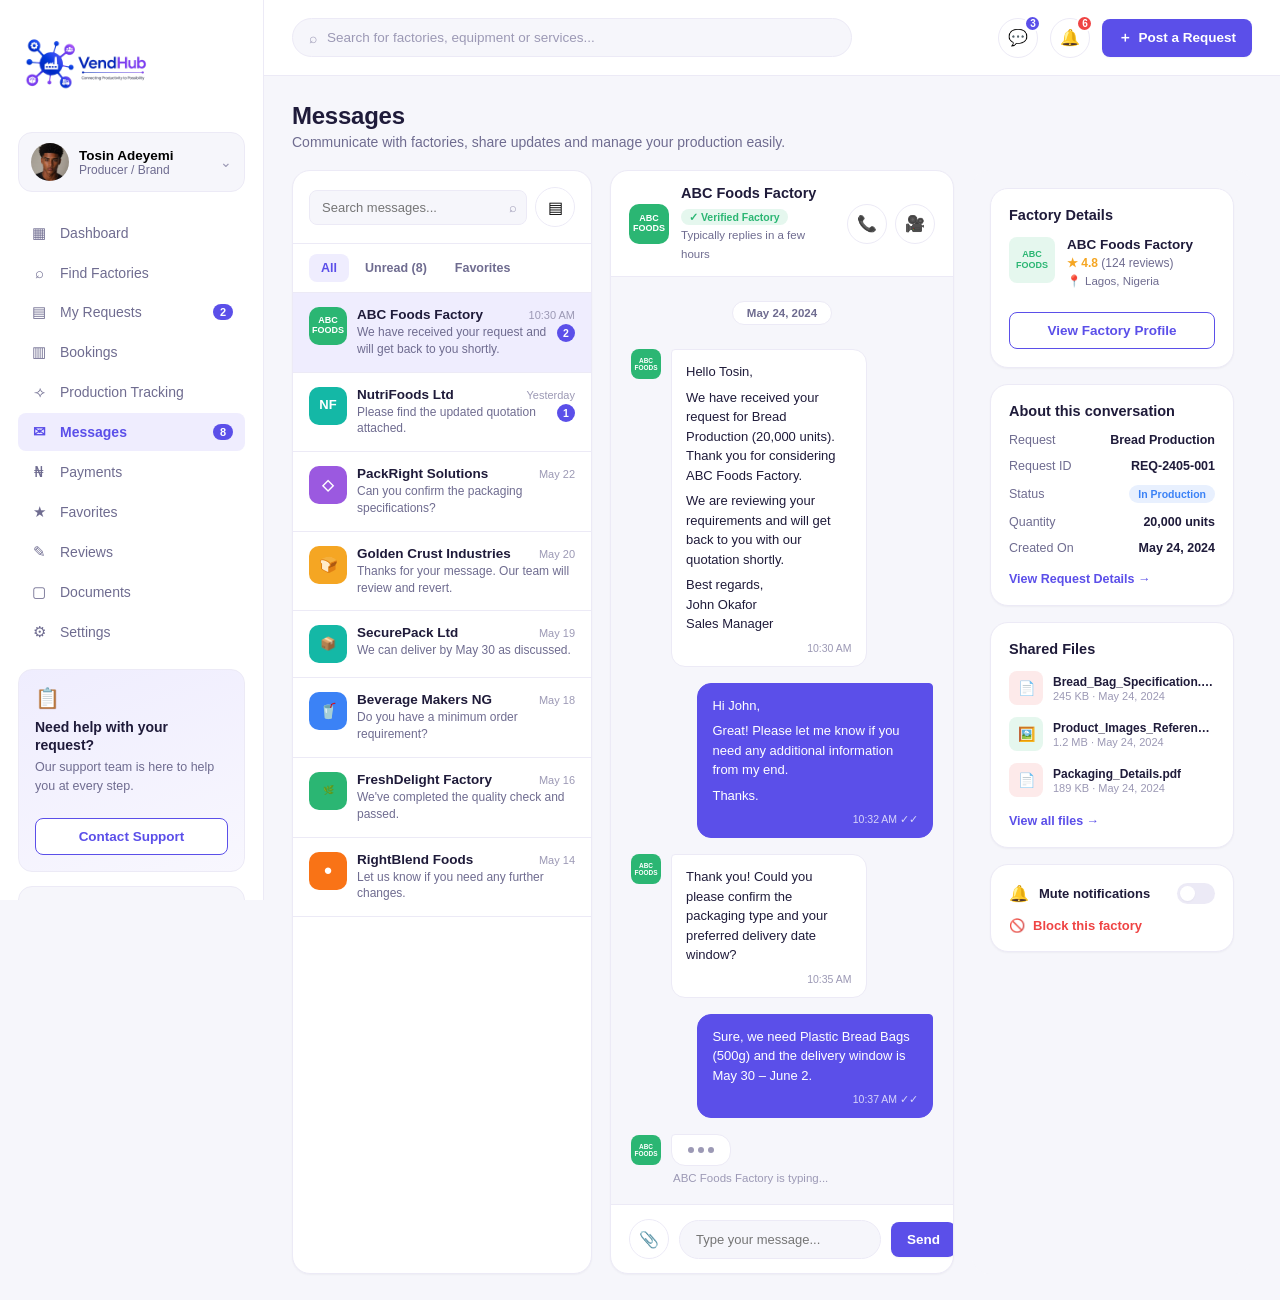
<file: messages.html>
<!doctype html>
<html lang="en">
  <head>
    <meta charset="UTF-8" />
    <meta name="viewport" content="width=device-width, initial-scale=1.0" />
    <title>VendHub | Messages</title>
    <link rel="stylesheet" href="messages.css" />
  </head>
  <body>
    <!-- Mobile overlays -->
    <div class="sidebar-overlay" id="sidebarOverlay"></div>
    <div class="info-overlay" id="infoOverlay"></div>

    <div class="app-shell">
      <!-- ============ SIDEBAR ============ -->
      <aside class="sidebar" id="sidebar">
        <div class="sidebar-top">
          <!-- Logo -->
          <a class="logo" href="./">
            <img src="VendHub_logos/VendHub logo.png" alt="VendHub logo" />
          </a>
          <button
            class="icon-btn sidebar-close"
            id="sidebarClose"
            aria-label="Close menu">
            ✕
          </button>
        </div>

        <a href="settings.html">
          <button class="user-card" type="button">
            <img class="avatar" src="VendHub_svg/avatar.jpeg" alt="" />
            <span class="user-meta">
              <span class="user-name">Tosin Adeyemi</span>
              <span class="user-role">Producer / Brand</span>
            </span>
            <span class="chev" aria-hidden="true">⌄</span>
          </button>
        </a>

        <nav class="nav" aria-label="Primary">
          <a class="nav-item" href="dashboard.html">
            <span class="nav-icon" aria-hidden="true">▦</span> Dashboard
          </a>
          <a class="nav-item" href="find_factories.html">
            <span class="nav-icon" aria-hidden="true">⌕</span> Find Factories
          </a>
          <a class="nav-item" href="my_requests.html">
            <span class="nav-icon" aria-hidden="true">▤</span> My Requests
            <span class="nav-badge">2</span>
          </a>
          <a class="nav-item" href="bookings.html">
            <span class="nav-icon" aria-hidden="true">▥</span> Bookings
          </a>
          <a class="nav-item" href="production_tracking.html">
            <span class="nav-icon" aria-hidden="true">⟢</span> Production
            Tracking
          </a>
          <a class="nav-item active" href="messages.html">
            <span class="nav-icon" aria-hidden="true">✉</span> Messages
            <span class="nav-badge">8</span>
          </a>
          <a class="nav-item" href="payments.html">
            <span class="nav-icon" aria-hidden="true">₦</span> Payments
          </a>
          <a class="nav-item" href="#">
            <span class="nav-icon" aria-hidden="true">★</span> Favorites
          </a>
          <a class="nav-item" href="factory_profile.html">
            <span class="nav-icon" aria-hidden="true">✎</span> Reviews
          </a>
          <a class="nav-item" href="#">
            <span class="nav-icon" aria-hidden="true">▢</span> Documents
          </a>
          <a class="nav-item" href="#">
            <span class="nav-icon" aria-hidden="true">⚙</span> Settings
          </a>
        </nav>

        <div class="sidebar-cards">
          <div class="promo-card">
            <span class="promo-icon" aria-hidden="true">📋</span>
            <h4>Need help with your request?</h4>
            <p>Our support team is here to help you at every step.</p>
            <button class="btn btn-outline btn-block" type="button">
              Contact Support
            </button>
          </div>

          <div class="help-card">
            <span class="help-icon" aria-hidden="true">👥</span>
            <h4>Invite a colleague</h4>
            <p>Collaborate with your team and manage requests together.</p>
            <a href="#" class="help-link">Invite Now →</a>
          </div>
        </div>
      </aside>

      <!-- ============ MAIN ============ -->
      <div class="main">
        <!-- Topbar -->
        <header class="topbar">
          <button
            class="icon-btn sidebar-toggle"
            id="sidebarToggle"
            aria-label="Open menu">
            ☰
          </button>

          <div class="search-bar">
            <span class="search-icon" aria-hidden="true">⌕</span>
            <input
              type="search"
              placeholder="Search for factories, equipment or services..."
              aria-label="Search" />
          </div>

          <div class="topbar-actions">
            <button class="icon-btn" aria-label="Messages">
              <span aria-hidden="true">💬</span>
              <span class="dot dot-purple">3</span>
            </button>
            <button class="icon-btn" aria-label="Notifications">
              <span aria-hidden="true">🔔</span>
              <span class="dot dot-red">6</span>
            </button>
            <button class="btn btn-primary">
              <span aria-hidden="true">＋</span> Post a Request
            </button>
          </div>
        </header>

        <!-- Content -->
        <main class="content">
          <!-- Page heading -->
          <section class="page-head">
            <h1>Messages</h1>
            <p>
              Communicate with factories, share updates and manage your
              production easily.
            </p>
          </section>

          <!-- Three panel messaging layout -->
          <div class="messaging-layout">
            <!-- ============ LEFT: CONVERSATION PANEL ============ -->
            <section class="conv-panel" aria-label="Conversations">
              <div class="conv-search-row">
                <div class="input-with-icon conv-search">
                  <input
                    type="text"
                    placeholder="Search messages..."
                    aria-label="Search messages" />
                  <span class="field-icon" aria-hidden="true">⌕</span>
                </div>
                <button class="icon-btn" aria-label="Filter conversations">
                  <span aria-hidden="true">▤</span>
                </button>
              </div>

              <nav class="conv-tabs" aria-label="Conversation filters">
                <button class="conv-tab conv-tab-active">All</button>
                <button class="conv-tab">
                  Unread <span class="tab-count">(8)</span>
                </button>
                <button class="conv-tab">Favorites</button>
              </nav>

              <ul class="conv-list">
                <li class="conv-item conv-item-active">
                  <span class="conv-logo conv-logo-green" aria-hidden="true"
                    >ABC<br />FOODS</span
                  >
                  <div class="conv-body">
                    <div class="conv-top">
                      <span class="conv-name">ABC Foods Factory</span>
                      <span class="conv-time">10:30 AM</span>
                    </div>
                    <div class="conv-bottom">
                      <span class="conv-preview"
                        >We have received your request and will get back to you
                        shortly.</span
                      >
                      <span class="conv-badge">2</span>
                    </div>
                  </div>
                </li>

                <li class="conv-item">
                  <span class="conv-logo conv-logo-teal" aria-hidden="true"
                    >NF</span
                  >
                  <div class="conv-body">
                    <div class="conv-top">
                      <span class="conv-name">NutriFoods Ltd</span>
                      <span class="conv-time">Yesterday</span>
                    </div>
                    <div class="conv-bottom">
                      <span class="conv-preview"
                        >Please find the updated quotation attached.</span
                      >
                      <span class="conv-badge">1</span>
                    </div>
                  </div>
                </li>

                <li class="conv-item">
                  <span class="conv-logo conv-logo-violet" aria-hidden="true"
                    >◇</span
                  >
                  <div class="conv-body">
                    <div class="conv-top">
                      <span class="conv-name">PackRight Solutions</span>
                      <span class="conv-time">May 22</span>
                    </div>
                    <div class="conv-bottom">
                      <span class="conv-preview"
                        >Can you confirm the packaging specifications?</span
                      >
                    </div>
                  </div>
                </li>

                <li class="conv-item">
                  <span class="conv-logo conv-logo-amber" aria-hidden="true"
                    >🍞</span
                  >
                  <div class="conv-body">
                    <div class="conv-top">
                      <span class="conv-name">Golden Crust Industries</span>
                      <span class="conv-time">May 20</span>
                    </div>
                    <div class="conv-bottom">
                      <span class="conv-preview"
                        >Thanks for your message. Our team will review and
                        revert.</span
                      >
                    </div>
                  </div>
                </li>

                <li class="conv-item">
                  <span class="conv-logo conv-logo-teal" aria-hidden="true"
                    >📦</span
                  >
                  <div class="conv-body">
                    <div class="conv-top">
                      <span class="conv-name">SecurePack Ltd</span>
                      <span class="conv-time">May 19</span>
                    </div>
                    <div class="conv-bottom">
                      <span class="conv-preview"
                        >We can deliver by May 30 as discussed.</span
                      >
                    </div>
                  </div>
                </li>

                <li class="conv-item">
                  <span class="conv-logo conv-logo-blue" aria-hidden="true"
                    >🥤</span
                  >
                  <div class="conv-body">
                    <div class="conv-top">
                      <span class="conv-name">Beverage Makers NG</span>
                      <span class="conv-time">May 18</span>
                    </div>
                    <div class="conv-bottom">
                      <span class="conv-preview"
                        >Do you have a minimum order requirement?</span
                      >
                    </div>
                  </div>
                </li>

                <li class="conv-item">
                  <span class="conv-logo conv-logo-green" aria-hidden="true"
                    >🌿</span
                  >
                  <div class="conv-body">
                    <div class="conv-top">
                      <span class="conv-name">FreshDelight Factory</span>
                      <span class="conv-time">May 16</span>
                    </div>
                    <div class="conv-bottom">
                      <span class="conv-preview"
                        >We've completed the quality check and passed.</span
                      >
                    </div>
                  </div>
                </li>

                <li class="conv-item">
                  <span class="conv-logo conv-logo-orange" aria-hidden="true"
                    >●</span
                  >
                  <div class="conv-body">
                    <div class="conv-top">
                      <span class="conv-name">RightBlend Foods</span>
                      <span class="conv-time">May 14</span>
                    </div>
                    <div class="conv-bottom">
                      <span class="conv-preview"
                        >Let us know if you need any further changes.</span
                      >
                    </div>
                  </div>
                </li>
              </ul>
            </section>

            <!-- ============ CENTER: CHAT PANEL ============ -->
            <section
              class="chat-panel"
              aria-label="Conversation with ABC Foods Factory">
              <header class="chat-header">
                <button
                  class="icon-btn chat-back"
                  id="chatBack"
                  aria-label="Back to conversations">
                  ←
                </button>
                <span class="chat-logo" aria-hidden="true">ABC<br />FOODS</span>
                <div class="chat-header-info">
                  <div class="chat-header-top">
                    <span class="chat-header-name">ABC Foods Factory</span>
                    <span class="verified-pill">✓ Verified Factory</span>
                  </div>
                  <span class="chat-header-sub"
                    >Typically replies in a few hours</span
                  >
                </div>
                <div class="chat-header-actions">
                  <button class="icon-btn" aria-label="Voice call">📞</button>
                  <button class="icon-btn" aria-label="Video call">🎥</button>
                  <button
                    class="icon-btn chat-info-toggle"
                    id="chatInfoToggle"
                    aria-label="Conversation info">
                    ⓘ
                  </button>
                </div>
              </header>

              <div class="chat-body">
                <span class="date-separator"><span>May 24, 2024</span></span>

                <div class="msg-row msg-in">
                  <span class="msg-avatar" aria-hidden="true"
                    >ABC<br />FOODS</span
                  >
                  <div class="msg-bubble">
                    <p>Hello Tosin,</p>
                    <p>
                      We have received your request for Bread Production (20,000
                      units). Thank you for considering ABC Foods Factory.
                    </p>
                    <p>
                      We are reviewing your requirements and will get back to
                      you with our quotation shortly.
                    </p>
                    <p>Best regards,<br />John Okafor<br />Sales Manager</p>
                    <span class="msg-time">10:30 AM</span>
                  </div>
                </div>

                <div class="msg-row msg-out">
                  <div class="msg-bubble">
                    <p>Hi John,</p>
                    <p>
                      Great! Please let me know if you need any additional
                      information from my end.
                    </p>
                    <p>Thanks.</p>
                    <span class="msg-time"
                      >10:32 AM <span aria-hidden="true">✓✓</span></span
                    >
                  </div>
                </div>

                <div class="msg-row msg-in">
                  <span class="msg-avatar" aria-hidden="true"
                    >ABC<br />FOODS</span
                  >
                  <div class="msg-bubble">
                    <p>
                      Thank you! Could you please confirm the packaging type and
                      your preferred delivery date window?
                    </p>
                    <span class="msg-time">10:35 AM</span>
                  </div>
                </div>

                <div class="msg-row msg-out">
                  <div class="msg-bubble">
                    <p>
                      Sure, we need Plastic Bread Bags (500g) and the delivery
                      window is May 30 – June 2.
                    </p>
                    <span class="msg-time"
                      >10:37 AM <span aria-hidden="true">✓✓</span></span
                    >
                  </div>
                </div>

                <div class="msg-row msg-in msg-typing">
                  <span class="msg-avatar" aria-hidden="true"
                    >ABC<br />FOODS</span
                  >
                  <div class="typing-bubble">
                    <span class="typing-dot"></span>
                    <span class="typing-dot"></span>
                    <span class="typing-dot"></span>
                  </div>
                </div>
                <span class="typing-caption"
                  >ABC Foods Factory is typing...</span
                >
              </div>

              <form class="chat-composer">
                <button type="button" class="icon-btn" aria-label="Attach file">
                  📎
                </button>
                <input
                  type="text"
                  placeholder="Type your message..."
                  aria-label="Type your message" />
                <button type="submit" class="btn btn-primary">Send</button>
              </form>
            </section>

            <!-- ============ RIGHT: INFO PANEL ============ -->
            <aside
              class="info-panel"
              id="infoPanel"
              aria-label="Conversation details">
              <!-- Factory Details -->
              <section class="card">
                <h2 class="section-title">Factory Details</h2>
                <div class="factory-row">
                  <span class="factory-logo" aria-hidden="true"
                    >ABC<br />FOODS</span
                  >
                  <div class="factory-info">
                    <span class="factory-name">ABC Foods Factory</span>
                    <span class="factory-rating"
                      >★ 4.8 <span class="muted">(124 reviews)</span></span
                    >
                    <span class="factory-location"
                      ><span aria-hidden="true">📍</span> Lagos, Nigeria</span
                    >
                  </div>
                </div>
                <button class="btn btn-outline btn-block">
                  View Factory Profile
                </button>
              </section>

              <!-- About this conversation -->
              <section class="card">
                <h2 class="section-title">About this conversation</h2>
                <ul class="summary-list">
                  <li><span>Request</span><strong>Bread Production</strong></li>
                  <li><span>Request ID</span><strong>REQ-2405-001</strong></li>
                  <li>
                    <span>Status</span
                    ><span class="badge badge-blue">In Production</span>
                  </li>
                  <li><span>Quantity</span><strong>20,000 units</strong></li>
                  <li><span>Created On</span><strong>May 24, 2024</strong></li>
                </ul>
                <a href="#" class="view-all-link">View Request Details →</a>
              </section>

              <!-- Shared Files -->
              <section class="card">
                <h2 class="section-title">Shared Files</h2>
                <ul class="file-list">
                  <li class="file-item">
                    <span class="file-icon file-icon-red" aria-hidden="true"
                      >📄</span
                    >
                    <div class="file-info">
                      <span class="file-name">Bread_Bag_Specification.pdf</span>
                      <span class="file-meta">245 KB · May 24, 2024</span>
                    </div>
                  </li>
                  <li class="file-item">
                    <span class="file-icon file-icon-green" aria-hidden="true"
                      >🖼️</span
                    >
                    <div class="file-info">
                      <span class="file-name"
                        >Product_Images_Reference.jpg</span
                      >
                      <span class="file-meta">1.2 MB · May 24, 2024</span>
                    </div>
                  </li>
                  <li class="file-item">
                    <span class="file-icon file-icon-red" aria-hidden="true"
                      >📄</span
                    >
                    <div class="file-info">
                      <span class="file-name">Packaging_Details.pdf</span>
                      <span class="file-meta">189 KB · May 24, 2024</span>
                    </div>
                  </li>
                </ul>
                <a href="#" class="view-all-link">View all files →</a>
              </section>

              <!-- Conversation Settings -->
              <section class="card">
                <div class="setting-row">
                  <span aria-hidden="true">🔔</span>
                  <span class="setting-label">Mute notifications</span>
                  <button
                    type="button"
                    class="toggle"
                    id="muteToggle"
                    role="switch"
                    aria-checked="false"
                    aria-label="Mute notifications">
                    <span class="toggle-knob"></span>
                  </button>
                </div>
                <button type="button" class="block-link">
                  <span aria-hidden="true">🚫</span> Block this factory
                </button>
              </section>
            </aside>
          </div>
        </main>
      </div>
    </div>

    <script>
      // Sidebar toggle (mobile)
      const sidebar = document.getElementById("sidebar");
      const sidebarOverlay = document.getElementById("sidebarOverlay");
      const sidebarToggle = document.getElementById("sidebarToggle");
      const sidebarClose = document.getElementById("sidebarClose");

      function openSidebar() {
        sidebar.classList.add("open");
        sidebarOverlay.classList.add("show");
      }
      function closeSidebar() {
        sidebar.classList.remove("open");
        sidebarOverlay.classList.remove("show");
      }
      sidebarToggle.addEventListener("click", openSidebar);
      sidebarClose.addEventListener("click", closeSidebar);
      sidebarOverlay.addEventListener("click", closeSidebar);

      // Conversation tabs
      document.querySelectorAll(".conv-tab").forEach((tab) => {
        tab.addEventListener("click", () => {
          document
            .querySelector(".conv-tab-active")
            .classList.remove("conv-tab-active");
          tab.classList.add("conv-tab-active");
        });
      });

      // Conversation item selection
      document.querySelectorAll(".conv-item").forEach((item) => {
        item.addEventListener("click", () => {
          document
            .querySelector(".conv-item-active")
            ?.classList.remove("conv-item-active");
          item.classList.add("conv-item-active");
          document
            .querySelector(".messaging-layout")
            .classList.add("show-chat");
        });
      });

      // Mobile: back button returns to conversation list
      document.getElementById("chatBack").addEventListener("click", () => {
        document
          .querySelector(".messaging-layout")
          .classList.remove("show-chat");
      });

      // Mobile: info toggle shows/hides right panel
      const infoPanel = document.getElementById("infoPanel");
      const infoOverlay = document.getElementById("infoOverlay");
      const chatInfoToggle = document.getElementById("chatInfoToggle");

      function openInfoPanel() {
        infoPanel.classList.add("show-info");
        infoOverlay.classList.add("show");
      }

      function closeInfoPanel() {
        infoPanel.classList.remove("show-info");
        infoOverlay.classList.remove("show");
      }

      chatInfoToggle.addEventListener("click", (event) => {
        event.stopPropagation();
        if (infoPanel.classList.contains("show-info")) {
          closeInfoPanel();
        } else {
          openInfoPanel();
        }
      });

      infoOverlay.addEventListener("click", closeInfoPanel);

      document.addEventListener("click", (event) => {
        const clickedInsidePanel = infoPanel.contains(event.target);
        const clickedInfoToggle = chatInfoToggle.contains(event.target);
        if (
          !clickedInsidePanel &&
          !clickedInfoToggle &&
          infoPanel.classList.contains("show-info")
        ) {
          closeInfoPanel();
        }
      });

      // Toggle switch
      document
        .getElementById("muteToggle")
        .addEventListener("click", function () {
          const isOn = this.classList.toggle("toggle-on");
          this.setAttribute("aria-checked", isOn ? "true" : "false");
        });
    </script>
  </body>
</html>
</file>
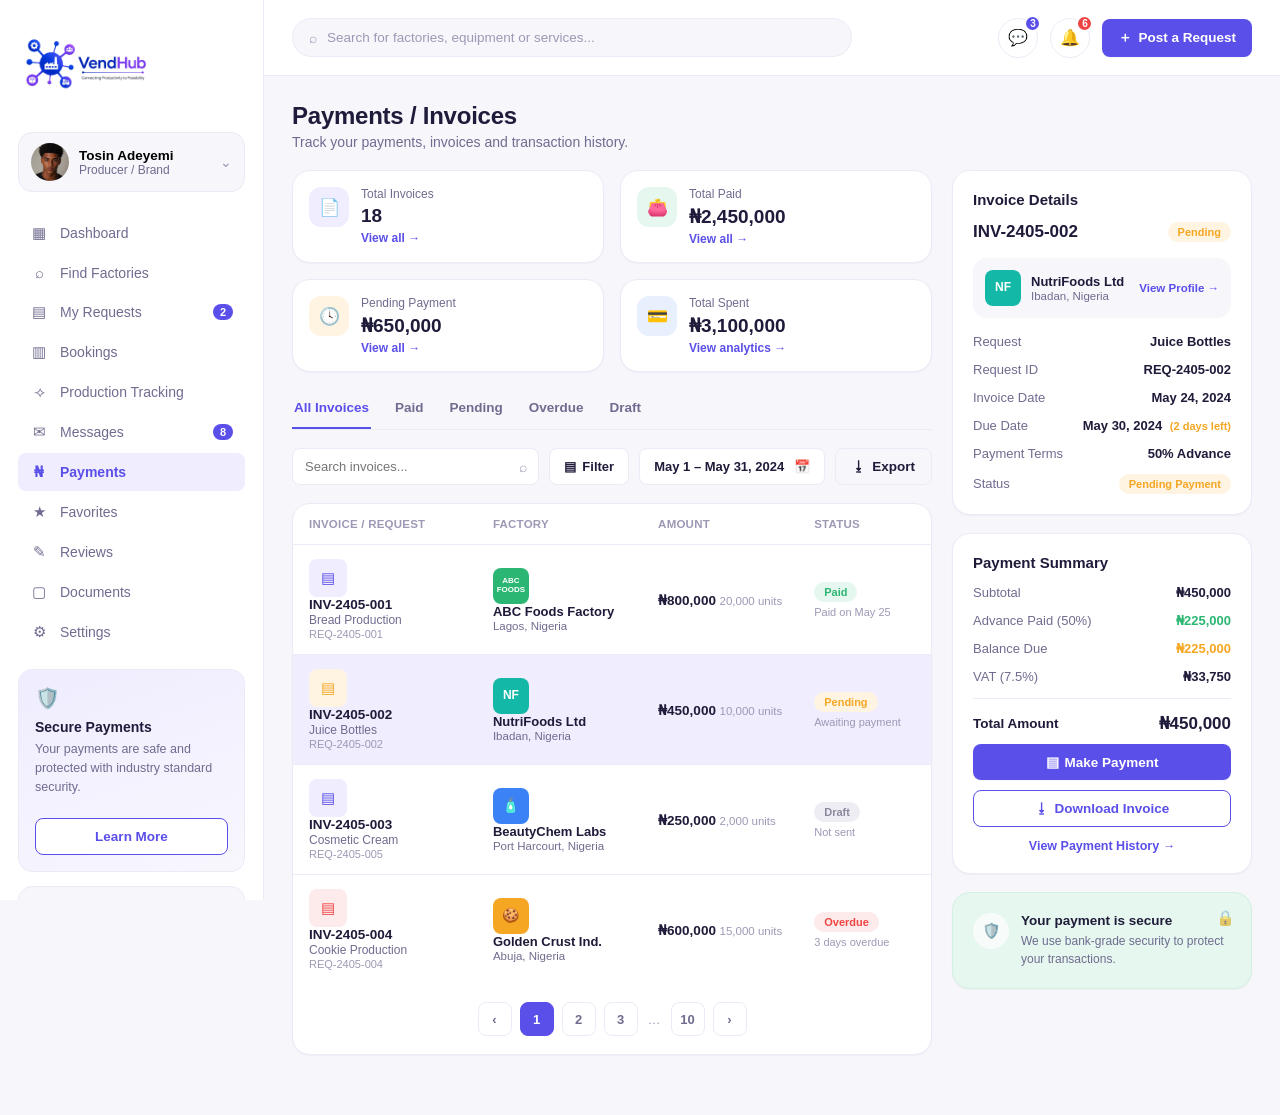
<file: payments.html>
<!doctype html>
<html lang="en">
  <head>
    <meta charset="UTF-8" />
    <meta name="viewport" content="width=device-width, initial-scale=1.0" />
    <title>VendHub | Payments / Invoices</title>
    <link rel="stylesheet" href="payments.css" />
  </head>
  <body>
    <!-- Mobile sidebar overlay -->
    <div class="sidebar-overlay" id="sidebarOverlay"></div>

    <div class="app-shell">
      <!-- ============ SIDEBAR ============ -->
      <aside class="sidebar" id="sidebar">
        <div class="sidebar-top">
          <!-- Logo -->
          <a class="logo" href="./">
            <img src="VendHub_logos/VendHub logo.png" alt="VendHub logo" />
          </a>
          <button
            class="icon-btn sidebar-close"
            id="sidebarClose"
            aria-label="Close menu">
            ✕
          </button>
        </div>

        <a href="settings.html">
      <button class="user-card" type="button">
        <img class="avatar" src="VendHub_svg/avatar.jpeg" alt="" />
        <span class="user-meta">
          <span class="user-name">Tosin Adeyemi</span>
          <span class="user-role">Producer / Brand</span>
        </span>
        <span class="chev" aria-hidden="true">⌄</span>
      </button> </a>

        <nav class="nav" aria-label="Primary">
          <a class="nav-item" href="dashboard.html">
            <span class="nav-icon" aria-hidden="true">▦</span> Dashboard
          </a>
          <a class="nav-item" href="find_factories.html">
            <span class="nav-icon" aria-hidden="true">⌕</span> Find Factories
          </a>
          <a class="nav-item" href="my_requests.html">
            <span class="nav-icon" aria-hidden="true">▤</span> My Requests
            <span class="nav-badge">2</span>
          </a>
          <a class="nav-item" href="bookings.html">
            <span class="nav-icon" aria-hidden="true">▥</span> Bookings
          </a>
          <a class="nav-item" href="production_tracking.html">
            <span class="nav-icon" aria-hidden="true">⟢</span> Production
            Tracking
          </a>
          <a class="nav-item" href="messages.html">
            <span class="nav-icon" aria-hidden="true">✉</span> Messages
            <span class="nav-badge">8</span>
          </a>
          <a class="nav-item active" href="payments.html">
            <span class="nav-icon" aria-hidden="true">₦</span> Payments
          </a>
          <a class="nav-item" href="#">
            <span class="nav-icon" aria-hidden="true">★</span> Favorites
          </a>
          <a class="nav-item" href="factory_profile.html">
            <span class="nav-icon" aria-hidden="true">✎</span> Reviews
          </a>
          <a class="nav-item" href="#">
            <span class="nav-icon" aria-hidden="true">▢</span> Documents
          </a>
          <a class="nav-item" href="settings.html">
            <span class="nav-icon" aria-hidden="true">⚙</span> Settings
          </a>
        </nav>

        <div class="sidebar-cards">
          <div class="promo-card">
            <span class="promo-icon" aria-hidden="true">🛡️</span>
            <h4>Secure Payments</h4>
            <p>
              Your payments are safe and protected with industry standard
              security.
            </p>
            <button class="btn btn-outline btn-block" type="button">
              Learn More
            </button>
          </div>

          <div class="help-card">
            <span class="help-icon" aria-hidden="true">🎧</span>
            <h4>Need Help?</h4>
            <p>Our support team is here to assist you.</p>
            <a href="#" class="help-link">Contact Support →</a>
          </div>
        </div>
      </aside>

      <!-- ============ MAIN ============ -->
      <div class="main">
        <!-- Topbar -->
        <header class="topbar">
          <button
            class="icon-btn sidebar-toggle"
            id="sidebarToggle"
            aria-label="Open menu">
            ☰
          </button>

          <div class="search-bar">
            <span class="search-icon" aria-hidden="true">⌕</span>
            <input
              type="search"
              placeholder="Search for factories, equipment or services..."
              aria-label="Search" />
          </div>

          <div class="topbar-actions">
            <button class="icon-btn" aria-label="Messages">
              <span aria-hidden="true">💬</span>
              <span class="dot dot-purple">3</span>
            </button>
            <button class="icon-btn" aria-label="Notifications">
              <span aria-hidden="true">🔔</span>
              <span class="dot dot-red">6</span>
            </button>
            <button class="btn btn-primary">
              <span aria-hidden="true">＋</span> Post a Request
            </button>
          </div>
        </header>

        <!-- Content -->
        <main class="content">
          <!-- Page heading -->
          <section class="page-head">
            <h1>Payments / Invoices</h1>
            <p>Track your payments, invoices and transaction history.</p>
          </section>

          <!-- Two column layout: main + right info panel -->
          <div class="payments-layout">
            <!-- LEFT / MAIN COLUMN -->
            <div class="payments-main">
              <!-- Stat cards -->
              <section class="stats-grid" aria-label="Payment statistics">
                <div class="stat-card">
                  <div class="stat-icon stat-icon-purple" aria-hidden="true">
                    📄
                  </div>
                  <div class="stat-body">
                    <span class="stat-label">Total Invoices</span>
                    <span class="stat-value">18</span>
                    <a href="#" class="stat-link">View all →</a>
                  </div>
                </div>

                <div class="stat-card">
                  <div class="stat-icon stat-icon-green" aria-hidden="true">
                    👛
                  </div>
                  <div class="stat-body">
                    <span class="stat-label">Total Paid</span>
                    <span class="stat-value">₦2,450,000</span>
                    <a href="#" class="stat-link">View all →</a>
                  </div>
                </div>

                <div class="stat-card">
                  <div class="stat-icon stat-icon-amber" aria-hidden="true">
                    🕓
                  </div>
                  <div class="stat-body">
                    <span class="stat-label">Pending Payment</span>
                    <span class="stat-value">₦650,000</span>
                    <a href="#" class="stat-link">View all →</a>
                  </div>
                </div>

                <div class="stat-card">
                  <div class="stat-icon stat-icon-blue" aria-hidden="true">
                    💳
                  </div>
                  <div class="stat-body">
                    <span class="stat-label">Total Spent</span>
                    <span class="stat-value">₦3,100,000</span>
                    <a href="#" class="stat-link">View analytics →</a>
                  </div>
                </div>
              </section>

              <!-- Tabs -->
              <nav class="tabs" aria-label="Invoice status tabs">
                <button class="tab tab-active">All Invoices</button>
                <button class="tab">Paid</button>
                <button class="tab">Pending</button>
                <button class="tab">Overdue</button>
                <button class="tab">Draft</button>
              </nav>

              <!-- Filters -->
              <section class="filters-bar">
                <div class="input-with-icon search-input">
                  <input
                    type="text"
                    placeholder="Search invoices..."
                    aria-label="Search invoices" />
                  <span class="field-icon" aria-hidden="true">⌕</span>
                </div>
                <button class="filter-btn">
                  <span aria-hidden="true">▤</span> Filter
                </button>
                <button class="filter-btn date-btn">
                  <span>May 1 – May 31, 2024</span>
                  <span aria-hidden="true">📅</span>
                </button>
                <button class="btn btn-ghost export-btn">
                  <span aria-hidden="true">⭳</span> Export
                </button>
              </section>

              <!-- Invoice table -->
              <section class="table-card">
                <div class="table-scroll">
                  <table class="invoices-table">
                    <colgroup>
                      <col class="col-invoice" />
                      <col class="col-factory" />
                      <col class="col-amount" />
                      <col class="col-status" />
                      <col class="col-date" />
                      <col class="col-actions" />
                    </colgroup>
                    <thead>
                      <tr>
                        <th>Invoice / Request</th>
                        <th>Factory</th>
                        <th>Amount</th>
                        <th>Status</th>
                        <th>Due Date</th>
                        <th>Actions</th>
                      </tr>
                    </thead>
                    <tbody>
                      <tr>
                        <td class="cell-invoice">
                          <span
                            class="inv-icon inv-icon-purple"
                            aria-hidden="true"
                            >▤</span
                          >
                          <div>
                            <span class="inv-number">INV-2405-001</span>
                            <span class="inv-request">Bread Production</span>
                            <span class="inv-id">REQ-2405-001</span>
                          </div>
                        </td>
                        <td class="cell-factory">
                          <span
                            class="factory-logo factory-logo-green"
                            aria-hidden="true"
                            >ABC<br />FOODS</span
                          >
                          <div>
                            <span class="factory-name">ABC Foods Factory</span>
                            <span class="factory-location">Lagos, Nigeria</span>
                          </div>
                        </td>
                        <td class="cell-amount">
                          <span class="amount">₦800,000</span>
                          <span class="amount-sub">20,000 units</span>
                        </td>
                        <td class="cell-status">
                          <span class="badge badge-green">Paid</span>
                          <span class="status-sub">Paid on May 25</span>
                        </td>
                        <td class="cell-date">
                          <span class="due-date">May 31, 2024</span>
                          <span class="due-sub">Paid on May 25</span>
                        </td>
                        <td class="cell-actions">
                          <button class="icon-btn-sm" aria-label="View invoice">
                            👁
                          </button>
                          <button class="kebab-btn" aria-label="More options">
                            ⋮
                          </button>
                        </td>
                      </tr>

                      <tr class="row-active">
                        <td class="cell-invoice">
                          <span
                            class="inv-icon inv-icon-amber"
                            aria-hidden="true"
                            >▤</span
                          >
                          <div>
                            <span class="inv-number">INV-2405-002</span>
                            <span class="inv-request">Juice Bottles</span>
                            <span class="inv-id">REQ-2405-002</span>
                          </div>
                        </td>
                        <td class="cell-factory">
                          <span
                            class="factory-logo factory-logo-teal"
                            aria-hidden="true"
                            >NF</span
                          >
                          <div>
                            <span class="factory-name">NutriFoods Ltd</span>
                            <span class="factory-location"
                              >Ibadan, Nigeria</span
                            >
                          </div>
                        </td>
                        <td class="cell-amount">
                          <span class="amount">₦450,000</span>
                          <span class="amount-sub">10,000 units</span>
                        </td>
                        <td class="cell-status">
                          <span class="badge badge-amber">Pending</span>
                          <span class="status-sub">Awaiting payment</span>
                        </td>
                        <td class="cell-date">
                          <span class="due-date">May 30, 2024</span>
                          <span class="due-sub due-warning">2 days left</span>
                        </td>
                        <td class="cell-actions">
                          <button class="icon-btn-sm" aria-label="View invoice">
                            👁
                          </button>
                          <button class="kebab-btn" aria-label="More options">
                            ⋮
                          </button>
                        </td>
                      </tr>

                      <tr>
                        <td class="cell-invoice">
                          <span
                            class="inv-icon inv-icon-purple"
                            aria-hidden="true"
                            >▤</span
                          >
                          <div>
                            <span class="inv-number">INV-2405-003</span>
                            <span class="inv-request">Cosmetic Cream</span>
                            <span class="inv-id">REQ-2405-005</span>
                          </div>
                        </td>
                        <td class="cell-factory">
                          <span
                            class="factory-logo factory-logo-blue"
                            aria-hidden="true"
                            >🧴</span
                          >
                          <div>
                            <span class="factory-name">BeautyChem Labs</span>
                            <span class="factory-location"
                              >Port Harcourt, Nigeria</span
                            >
                          </div>
                        </td>
                        <td class="cell-amount">
                          <span class="amount">₦250,000</span>
                          <span class="amount-sub">2,000 units</span>
                        </td>
                        <td class="cell-status">
                          <span class="badge badge-grey">Draft</span>
                          <span class="status-sub">Not sent</span>
                        </td>
                        <td class="cell-date">
                          <span class="due-date">—</span>
                          <span class="due-sub">—</span>
                        </td>
                        <td class="cell-actions">
                          <button class="icon-btn-sm" aria-label="View invoice">
                            👁
                          </button>
                          <button class="kebab-btn" aria-label="More options">
                            ⋮
                          </button>
                        </td>
                      </tr>

                      <tr>
                        <td class="cell-invoice">
                          <span class="inv-icon inv-icon-red" aria-hidden="true"
                            >▤</span
                          >
                          <div>
                            <span class="inv-number">INV-2405-004</span>
                            <span class="inv-request">Cookie Production</span>
                            <span class="inv-id">REQ-2405-004</span>
                          </div>
                        </td>
                        <td class="cell-factory">
                          <span
                            class="factory-logo factory-logo-amber"
                            aria-hidden="true"
                            >🍪</span
                          >
                          <div>
                            <span class="factory-name">Golden Crust Ind.</span>
                            <span class="factory-location">Abuja, Nigeria</span>
                          </div>
                        </td>
                        <td class="cell-amount">
                          <span class="amount">₦600,000</span>
                          <span class="amount-sub">15,000 units</span>
                        </td>
                        <td class="cell-status">
                          <span class="badge badge-red">Overdue</span>
                          <span class="status-sub">3 days overdue</span>
                        </td>
                        <td class="cell-date">
                          <span class="due-date">May 18, 2024</span>
                          <span class="due-sub due-danger">Overdue</span>
                        </td>
                        <td class="cell-actions">
                          <button class="icon-btn-sm" aria-label="View invoice">
                            👁
                          </button>
                          <button class="kebab-btn" aria-label="More options">
                            ⋮
                          </button>
                        </td>
                      </tr>
                    </tbody>
                  </table>
                </div>

                <!-- Pagination -->
                <nav class="pagination" aria-label="Pagination">
                  <button class="page-btn" aria-label="Previous page">‹</button>
                  <button class="page-btn page-btn-active">1</button>
                  <button class="page-btn">2</button>
                  <button class="page-btn">3</button>
                  <span class="page-ellipsis">…</span>
                  <button class="page-btn">10</button>
                  <button class="page-btn" aria-label="Next page">›</button>
                </nav>
              </section>
            </div>

            <!-- RIGHT / INFO PANEL -->
            <aside class="payments-aside">
              <!-- Invoice Details -->
              <section class="card">
                <div class="invoice-details-head">
                  <h2 class="section-title">Invoice Details</h2>
                </div>
                <div class="invoice-id-row">
                  <span class="invoice-id-value">INV-2405-002</span>
                  <span class="badge badge-amber">Pending</span>
                </div>

                <div class="factory-mini-row">
                  <span
                    class="factory-logo factory-logo-teal"
                    aria-hidden="true"
                    >NF</span
                  >
                  <div>
                    <span class="factory-name">NutriFoods Ltd</span>
                    <span class="factory-location">Ibadan, Nigeria</span>
                  </div>
                  <a href="#" class="mini-link">View Profile →</a>
                </div>

                <ul class="summary-list">
                  <li><span>Request</span><strong>Juice Bottles</strong></li>
                  <li><span>Request ID</span><strong>REQ-2405-002</strong></li>
                  <li>
                    <span>Invoice Date</span><strong>May 24, 2024</strong>
                  </li>
                  <li>
                    <span>Due Date</span
                    ><strong
                      >May 30, 2024
                      <em class="due-flag">(2 days left)</em></strong
                    >
                  </li>
                  <li>
                    <span>Payment Terms</span><strong>50% Advance</strong>
                  </li>
                  <li>
                    <span>Status</span
                    ><span class="badge badge-amber">Pending Payment</span>
                  </li>
                </ul>
              </section>

              <!-- Payment Summary -->
              <section class="card">
                <h2 class="section-title">Payment Summary</h2>
                <ul class="summary-list">
                  <li><span>Subtotal</span><strong>₦450,000</strong></li>
                  <li>
                    <span>Advance Paid (50%)</span
                    ><strong class="amount-positive">₦225,000</strong>
                  </li>
                  <li>
                    <span>Balance Due</span
                    ><strong class="amount-negative">₦225,000</strong>
                  </li>
                  <li><span>VAT (7.5%)</span><strong>₦33,750</strong></li>
                </ul>
                <div class="total-row">
                  <span>Total Amount</span>
                  <strong>₦450,000</strong>
                </div>

                <button class="btn btn-primary btn-block">
                  <span aria-hidden="true">▤</span> Make Payment
                </button>
                <button class="btn btn-outline btn-block">
                  <span aria-hidden="true">⭳</span> Download Invoice
                </button>
                <a href="#" class="view-all-link">View Payment History →</a>
              </section>

              <!-- Security card -->
              <section class="card security-card">
                <span class="security-icon" aria-hidden="true">🛡️</span>
                <div>
                  <span class="security-title">Your payment is secure</span>
                  <p class="security-desc">
                    We use bank-grade security to protect your transactions.
                  </p>
                </div>
                <span class="security-lock" aria-hidden="true">🔒</span>
              </section>
            </aside>
          </div>
        </main>
      </div>
    </div>

    <script>
      // Sidebar toggle (mobile)
      const sidebar = document.getElementById("sidebar");
      const sidebarOverlay = document.getElementById("sidebarOverlay");
      const sidebarToggle = document.getElementById("sidebarToggle");
      const sidebarClose = document.getElementById("sidebarClose");

      function openSidebar() {
        sidebar.classList.add("open");
        sidebarOverlay.classList.add("show");
      }
      function closeSidebar() {
        sidebar.classList.remove("open");
        sidebarOverlay.classList.remove("show");
      }
      sidebarToggle.addEventListener("click", openSidebar);
      sidebarClose.addEventListener("click", closeSidebar);
      sidebarOverlay.addEventListener("click", closeSidebar);

      // Tabs interaction
      document.querySelectorAll(".tab").forEach((tab) => {
        tab.addEventListener("click", () => {
          document.querySelector(".tab-active").classList.remove("tab-active");
          tab.classList.add("tab-active");
        });
      });

      // Row selection updates Invoice Details panel highlight
      document.querySelectorAll(".invoices-table tbody tr").forEach((row) => {
        row.addEventListener("click", () => {
          document.querySelector(".row-active")?.classList.remove("row-active");
          row.classList.add("row-active");
        });
      });
    </script>
  </body>
</html>
</file>
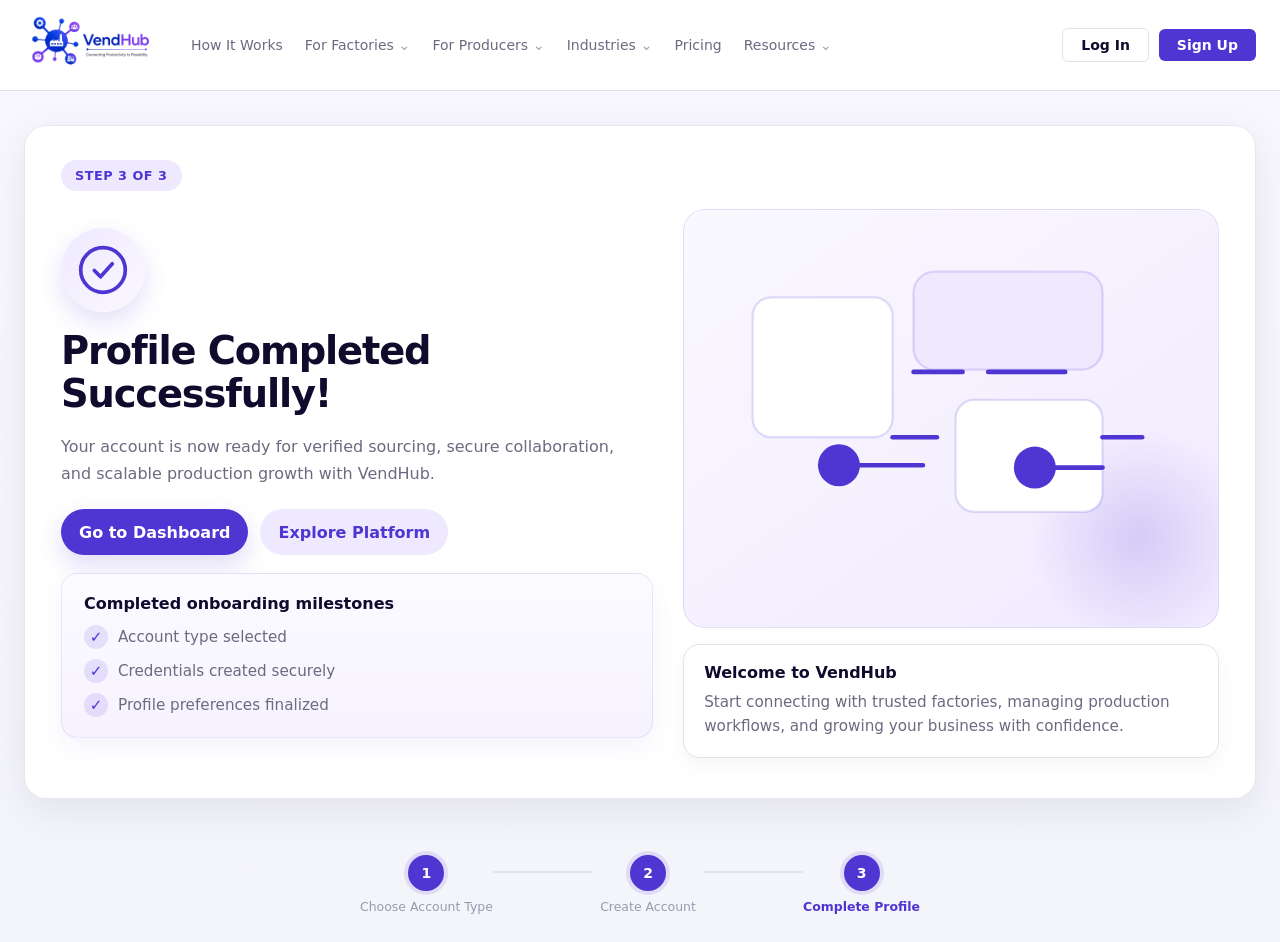
<file: profile_success.html>
<!doctype html>
<html lang="en">
  <head>
    <meta charset="UTF-8" />
    <meta name="viewport" content="width=device-width, initial-scale=1.0" />
    <title>VendHub – Profile Completed Successfully</title>
    <link rel="stylesheet" href="profile_success.css" />
  </head>
  <body>
    <header class="navbar">
      <div class="nav-inner">
        <a class="logo" href="./">
          <img src="VendHub_logos/VendHub logo.png" alt="VendHub logo" />
        </a>

        <button
          class="nav-toggle"
          aria-label="Toggle navigation"
          aria-expanded="false">
          <span></span><span></span><span></span>
        </button>

        <nav class="nav-links" aria-label="Main navigation">
          <a href="#" class="nav-link">How It Works</a>
          <a href="#" class="nav-link has-chevron">For Factories</a>
          <a href="#" class="nav-link has-chevron">For Producers</a>
          <a href="#" class="nav-link has-chevron">Industries</a>
          <a href="#" class="nav-link">Pricing</a>
          <a href="#" class="nav-link has-chevron">Resources</a>
        </nav>

        <div class="nav-auth">
          <a href="choose_accont.html" class="btn-nav-login">Log In</a>
          <a href="create_account.html" class="btn-nav-signup">Sign Up</a>
        </div>
      </div>
    </header>

    <main class="page-shell">
      <section class="success-card" aria-labelledby="success-title">
        <div class="step-indicator">Step 3 of 3</div>

        <div class="hero-grid">
          <div class="hero-copy">
            <div class="success-icon" aria-hidden="true">
              <svg viewBox="0 0 84 84" role="presentation">
                <circle cx="42" cy="42" r="36" />
                <path d="M28 42.8L38 53L57 32" />
              </svg>
            </div>

            <h1 id="success-title">Profile Completed Successfully!</h1>
            <p class="success-message">
              Your account is now ready for verified sourcing, secure
              collaboration, and scalable production growth with VendHub.
            </p>

            <div class="hero-actions">
              <a href="dashboard.html" class="btn-primary">Go to Dashboard</a>
              <a href="index.html" class="btn-secondary">Explore Platform</a>
            </div>

            <article class="summary-card" aria-label="Completed milestones">
              <h2>Completed onboarding milestones</h2>
              <ul>
                <li>
                  <span class="check-pill">✓</span>
                  <span>Account type selected</span>
                </li>
                <li>
                  <span class="check-pill">✓</span>
                  <span>Credentials created securely</span>
                </li>
                <li>
                  <span class="check-pill">✓</span>
                  <span>Profile preferences finalized</span>
                </li>
              </ul>
            </article>
          </div>

          <div class="visual-panel">
            <div class="illustration-card" aria-hidden="true">
              <div class="illustration-glow"></div>
              <svg viewBox="0 0 420 320" class="hero-illustration">
                <rect
                  x="40"
                  y="56"
                  width="120"
                  height="120"
                  rx="16"
                  class="shape-box" />
                <rect
                  x="178"
                  y="34"
                  width="162"
                  height="84"
                  rx="18"
                  class="shape-box alt" />
                <rect
                  x="214"
                  y="144"
                  width="126"
                  height="96"
                  rx="16"
                  class="shape-box" />
                <path d="M160 176h38" class="shape-line" />
                <path d="M340 176h34" class="shape-line" />
                <circle cx="114" cy="200" r="18" class="shape-dot" />
                <circle cx="282" cy="202" r="18" class="shape-dot" />
                <path d="M114 200l72 0" class="shape-line" />
                <path d="M282 202l58 0" class="shape-line" />
                <path d="M178 120h42" class="shape-line" />
                <path d="M242 120h66" class="shape-line" />
              </svg>
            </div>

            <div class="welcome-card">
              <h3>Welcome to VendHub</h3>
              <p>
                Start connecting with trusted factories, managing production
                workflows, and growing your business with confidence.
              </p>
            </div>
          </div>
        </div>
      </section>
    </main>

    <div class="progress-tracker-wrap">
      <nav class="progress-tracker" aria-label="Registration progress">
        <a href="choose_accont.html" class="progress-step-link">
          <div class="progress-step">
            <div class="step-circle active-circle">1</div>
            <span class="step-label">Choose Account Type</span>
          </div>
        </a>

        <div class="progress-line" aria-hidden="true"></div>

        <a href="create_account.html" class="progress-step-link">
          <div class="progress-step">
            <div class="step-circle active-circle">2</div>
            <span class="step-label">Create Account</span>
          </div>
        </a>

        <div class="progress-line" aria-hidden="true"></div>

        <div class="progress-step active">
          <div class="step-circle active-circle">3</div>
          <span class="step-label active-label">Complete Profile</span>
        </div>
      </nav>
    </div>
    <script>
      const toggle = document.querySelector(".nav-toggle");
      const navLinks = document.querySelector(".nav-links");
      const navAuth = document.querySelector(".nav-auth");

      toggle.addEventListener("click", () => {
        const expanded = toggle.getAttribute("aria-expanded") === "true";
        toggle.setAttribute("aria-expanded", String(!expanded));
        toggle.classList.toggle("open");
        navLinks.classList.toggle("open");
        navAuth.classList.toggle("open");
      });
    </script>
  </body>
</html>
</file>
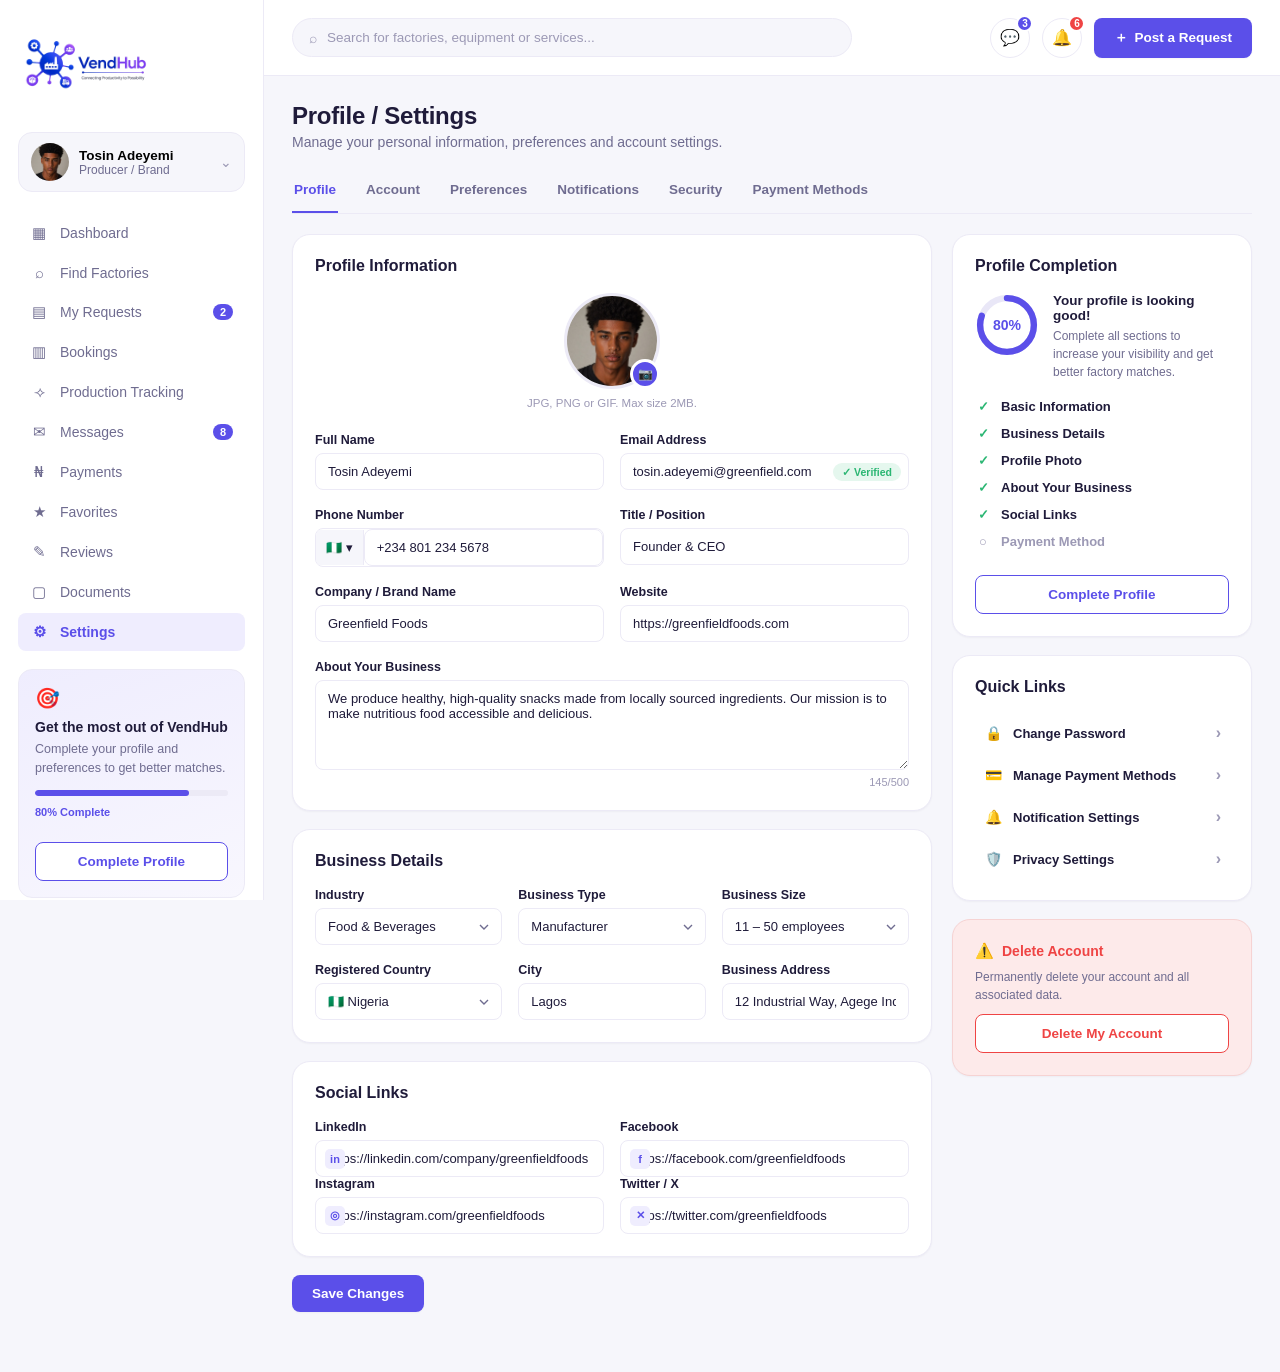
<file: settings.html>
<!DOCTYPE html>
<html lang="en">
<head>
<meta charset="UTF-8" />
<meta name="viewport" content="width=device-width, initial-scale=1.0" />
<title>VendHub | Profile / Settings</title>
<link rel="stylesheet" href="settings.css" />
</head>
<body>

  <!-- Mobile sidebar overlay -->
  <div class="sidebar-overlay" id="sidebarOverlay"></div>

  <div class="app-shell">

    <!-- ============ SIDEBAR ============ -->
    <aside class="sidebar" id="sidebar">
      <div class="sidebar-top">
        <!-- Logo -->
        <a class="logo" href="./">
          <img src="VendHub_logos/VendHub logo.png" alt="VendHub logo" />
        </a>
        <button class="icon-btn sidebar-close" id="sidebarClose" aria-label="Close menu">✕</button>
      </div>

      <a href="settings.html">
      <button class="user-card" type="button">
        <img class="avatar" src="VendHub_svg/avatar.jpeg" alt="" />
        <span class="user-meta">
          <span class="user-name">Tosin Adeyemi</span>
          <span class="user-role">Producer / Brand</span>
        </span>
        <span class="chev" aria-hidden="true">⌄</span>
      </button> </a>

      <nav class="nav" aria-label="Primary">
        <a class="nav-item" href="dashboard.html">
          <span class="nav-icon" aria-hidden="true">▦</span> Dashboard
        </a>
        <a class="nav-item" href="find_factories.html">
          <span class="nav-icon" aria-hidden="true">⌕</span> Find Factories
        </a>
        <a class="nav-item" href="my_requests.html">
          <span class="nav-icon" aria-hidden="true">▤</span> My Requests
          <span class="nav-badge">2</span>
        </a>
        <a class="nav-item" href="bookings.html">
          <span class="nav-icon" aria-hidden="true">▥</span> Bookings
        </a>
        <a class="nav-item" href="production_tracking.html">
          <span class="nav-icon" aria-hidden="true">⟢</span> Production Tracking
        </a>
        <a class="nav-item" href="messages.html">
          <span class="nav-icon" aria-hidden="true">✉</span> Messages
          <span class="nav-badge">8</span>
        </a>
        <a class="nav-item" href="payments.html">
          <span class="nav-icon" aria-hidden="true">₦</span> Payments
        </a>
        <a class="nav-item" href="#">
          <span class="nav-icon" aria-hidden="true">★</span> Favorites
        </a>
        <a class="nav-item" href="factory_profile.html">
          <span class="nav-icon" aria-hidden="true">✎</span> Reviews
        </a>
        <a class="nav-item" href="#">
          <span class="nav-icon" aria-hidden="true">▢</span> Documents
        </a>
        <a class="nav-item active" href="settings.html">
          <span class="nav-icon" aria-hidden="true">⚙</span> Settings
        </a>
      </nav>

      <div class="sidebar-cards">
        <div class="promo-card">
          <span class="promo-icon" aria-hidden="true">🎯</span>
          <h4>Get the most out of VendHub</h4>
          <p>Complete your profile and preferences to get better matches.</p>
          <div class="mini-progress">
            <div class="mini-progress-track"><div class="mini-progress-fill" style="width:80%"></div></div>
            <span class="mini-progress-label">80% Complete</span>
          </div>
          <button class="btn btn-outline btn-block" type="button">Complete Profile</button>
        </div>

        <div class="help-card">
          <span class="help-icon" aria-hidden="true">🎧</span>
          <h4>Need Help?</h4>
          <p>Our support team is here to assist you.</p>
          <a href="#" class="help-link">Contact Support →</a>
        </div>
      </div>
    </aside>

    <!-- ============ MAIN ============ -->
    <div class="main">

      <!-- Topbar -->
      <header class="topbar">
        <button class="icon-btn sidebar-toggle" id="sidebarToggle" aria-label="Open menu">☰</button>

        <div class="search-bar">
          <span class="search-icon" aria-hidden="true">⌕</span>
          <input type="search" placeholder="Search for factories, equipment or services..." aria-label="Search" />
        </div>

        <div class="topbar-actions">
          <button class="icon-btn" aria-label="Messages">
            <span aria-hidden="true">💬</span>
            <span class="dot dot-purple">3</span>
          </button>
          <button class="icon-btn" aria-label="Notifications">
            <span aria-hidden="true">🔔</span>
            <span class="dot dot-red">6</span>
          </button>
          <button class="btn btn-primary">
            <span aria-hidden="true">＋</span> Post a Request
          </button>
        </div>
      </header>

      <!-- Content -->
      <main class="content">

        <!-- Page heading -->
        <section class="page-head">
          <h1>Profile / Settings</h1>
          <p>Manage your personal information, preferences and account settings.</p>
        </section>

        <!-- Settings tabs -->
        <nav class="settings-tabs" aria-label="Settings sections">
          <button class="stab stab-active">Profile</button>
          <button class="stab">Account</button>
          <button class="stab">Preferences</button>
          <button class="stab">Notifications</button>
          <button class="stab">Security</button>
          <button class="stab">Payment Methods</button>
        </nav>

        <!-- Two column layout: settings form + info panel -->
        <div class="settings-layout">

          <!-- LEFT / MAIN COLUMN -->
          <div class="settings-main">

            <!-- Profile Information -->
            <section class="card">
              <h2 class="section-title">Profile Information</h2>

              <div class="profile-photo-row">
                <div class="photo-wrap">
                  <img class="profile-photo" src="VendHub_svg/avatar.jpeg" alt="Profile photo" />
                  <button class="photo-edit-btn" aria-label="Edit profile photo">📷</button>
                </div>
                <span class="photo-hint">JPG, PNG or GIF. Max size 2MB.</span>
              </div>

              <form class="settings-form">
                <div class="form-row form-row-2">
                  <div class="field">
                    <label for="fullName">Full Name</label>
                    <input id="fullName" type="text" value="Tosin Adeyemi" />
                  </div>
                  <div class="field">
                    <label for="email">Email Address</label>
                    <div class="input-with-badge">
                      <input id="email" type="email" value="tosin.adeyemi@greenfield.com" />
                      <span class="verified-pill">✓ Verified</span>
                    </div>
                  </div>
                </div>

                <div class="form-row form-row-2">
                  <div class="field">
                    <label for="phone">Phone Number</label>
                    <div class="phone-field">
                      <span class="phone-flag">🇳🇬 ▾</span>
                      <input id="phone" type="text" value="+234 801 234 5678" />
                    </div>
                  </div>
                  <div class="field">
                    <label for="title">Title / Position</label>
                    <input id="title" type="text" value="Founder &amp; CEO" />
                  </div>
                </div>

                <div class="form-row form-row-2">
                  <div class="field">
                    <label for="company">Company / Brand Name</label>
                    <input id="company" type="text" value="Greenfield Foods" />
                  </div>
                  <div class="field">
                    <label for="website">Website</label>
                    <input id="website" type="text" value="https://greenfieldfoods.com" />
                  </div>
                </div>

                <div class="field">
                  <label for="about">About Your Business</label>
                  <textarea id="about" maxlength="500">We produce healthy, high-quality snacks made from locally sourced ingredients. Our mission is to make nutritious food accessible and delicious.</textarea>
                  <span class="char-count">145/500</span>
                </div>
              </form>
            </section>

            <!-- Business Details -->
            <section class="card">
              <h2 class="section-title">Business Details</h2>

              <div class="form-row form-row-3">
                <div class="field">
                  <label for="industry">Industry</label>
                  <select id="industry">
                    <option>Food &amp; Beverages</option>
                  </select>
                </div>
                <div class="field">
                  <label for="bizType">Business Type</label>
                  <select id="bizType">
                    <option>Manufacturer</option>
                  </select>
                </div>
                <div class="field">
                  <label for="bizSize">Business Size</label>
                  <select id="bizSize">
                    <option>11 – 50 employees</option>
                  </select>
                </div>
              </div>

              <div class="form-row form-row-3">
                <div class="field">
                  <label for="country">Registered Country</label>
                  <select id="country">
                    <option>🇳🇬 Nigeria</option>
                  </select>
                </div>
                <div class="field">
                  <label for="city">City</label>
                  <input id="city" type="text" value="Lagos" />
                </div>
                <div class="field">
                  <label for="address">Business Address</label>
                  <input id="address" type="text" value="12 Industrial Way, Agege Industrial Estate, Lagos, Nigeria" />
                </div>
              </div>
            </section>

            <!-- Social Links -->
            <section class="card">
              <h2 class="section-title">Social Links</h2>

              <div class="form-row form-row-2">
                <div class="field">
                  <label for="linkedin">LinkedIn</label>
                  <div class="input-with-icon">
                    <span class="social-icon" aria-hidden="true">in</span>
                    <input id="linkedin" type="text" value="https://linkedin.com/company/greenfieldfoods" />
                  </div>
                </div>
                <div class="field">
                  <label for="facebook">Facebook</label>
                  <div class="input-with-icon">
                    <span class="social-icon" aria-hidden="true">f</span>
                    <input id="facebook" type="text" value="https://facebook.com/greenfieldfoods" />
                  </div>
                </div>
              </div>

              <div class="form-row form-row-2">
                <div class="field">
                  <label for="instagram">Instagram</label>
                  <div class="input-with-icon">
                    <span class="social-icon" aria-hidden="true">◎</span>
                    <input id="instagram" type="text" value="https://instagram.com/greenfieldfoods" />
                  </div>
                </div>
                <div class="field">
                  <label for="twitter">Twitter / X</label>
                  <div class="input-with-icon">
                    <span class="social-icon" aria-hidden="true">✕</span>
                    <input id="twitter" type="text" value="https://twitter.com/greenfieldfoods" />
                  </div>
                </div>
              </div>
            </section>

            <!-- Form actions -->
            <div class="form-actions">
              <button type="submit" class="btn btn-primary">Save Changes</button>
            </div>
          </div>

          <!-- RIGHT / INFO PANEL -->
          <aside class="settings-aside">

            <!-- Profile Completion -->
            <section class="card">
              <h2 class="section-title">Profile Completion</h2>

              <div class="completion-row">
                <div class="completion-ring" aria-hidden="true">
                  <svg viewBox="0 0 100 100">
                    <circle cx="50" cy="50" r="42" fill="none" stroke="#E9E7F7" stroke-width="10"></circle>
                    <circle cx="50" cy="50" r="42" fill="none" stroke="#5B4FE9" stroke-width="10"
                      stroke-dasharray="211.2 263.9" stroke-linecap="round" transform="rotate(-90 50 50)"></circle>
                  </svg>
                  <span class="completion-pct">80%</span>
                </div>
                <div class="completion-text">
                  <span class="completion-title">Your profile is looking good!</span>
                  <p>Complete all sections to increase your visibility and get better factory matches.</p>
                </div>
              </div>

              <ul class="checklist">
                <li class="check-done"><span aria-hidden="true">✓</span> Basic Information</li>
                <li class="check-done"><span aria-hidden="true">✓</span> Business Details</li>
                <li class="check-done"><span aria-hidden="true">✓</span> Profile Photo</li>
                <li class="check-done"><span aria-hidden="true">✓</span> About Your Business</li>
                <li class="check-done"><span aria-hidden="true">✓</span> Social Links</li>
                <li class="check-pending"><span aria-hidden="true">○</span> Payment Method</li>
              </ul>

              <button class="btn btn-outline btn-block">Complete Profile</button>
            </section>

            <!-- Quick Links -->
            <section class="card">
              <h2 class="section-title">Quick Links</h2>
              <ul class="quick-links">
                <li>
                  <a href="#">
                    <span class="ql-icon" aria-hidden="true">🔒</span>
                    <span>Change Password</span>
                    <span class="ql-arrow" aria-hidden="true">›</span>
                  </a>
                </li>
                <li>
                  <a href="#">
                    <span class="ql-icon" aria-hidden="true">💳</span>
                    <span>Manage Payment Methods</span>
                    <span class="ql-arrow" aria-hidden="true">›</span>
                  </a>
                </li>
                <li>
                  <a href="#">
                    <span class="ql-icon" aria-hidden="true">🔔</span>
                    <span>Notification Settings</span>
                    <span class="ql-arrow" aria-hidden="true">›</span>
                  </a>
                </li>
                <li>
                  <a href="#">
                    <span class="ql-icon" aria-hidden="true">🛡️</span>
                    <span>Privacy Settings</span>
                    <span class="ql-arrow" aria-hidden="true">›</span>
                  </a>
                </li>
              </ul>
            </section>

            <!-- Delete Account -->
            <section class="card delete-card">
              <div class="delete-head">
                <span class="delete-icon" aria-hidden="true">⚠️</span>
                <span class="delete-title">Delete Account</span>
              </div>
              <p class="delete-desc">Permanently delete your account and all associated data.</p>
              <button class="btn btn-danger btn-block">Delete My Account</button>
            </section>
          </aside>
        </div>
      </main>
    </div>
  </div>

  <script>
    // Sidebar toggle (mobile)
    const sidebar = document.getElementById('sidebar');
    const sidebarOverlay = document.getElementById('sidebarOverlay');
    const sidebarToggle = document.getElementById('sidebarToggle');
    const sidebarClose = document.getElementById('sidebarClose');

    function openSidebar(){ sidebar.classList.add('open'); sidebarOverlay.classList.add('show'); }
    function closeSidebar(){ sidebar.classList.remove('open'); sidebarOverlay.classList.remove('show'); }
    sidebarToggle.addEventListener('click', openSidebar);
    sidebarClose.addEventListener('click', closeSidebar);
    sidebarOverlay.addEventListener('click', closeSidebar);

    // Settings tabs
    document.querySelectorAll('.stab').forEach(tab => {
      tab.addEventListener('click', () => {
        document.querySelector('.stab-active').classList.remove('stab-active');
        tab.classList.add('stab-active');
      });
    });

    // Character counter for About Your Business
    const aboutField = document.getElementById('about');
    const charCount = document.querySelector('.char-count');
    aboutField.addEventListener('input', () => {
      charCount.textContent = `${aboutField.value.length}/500`;
    });
  </script>
</body>
</html>
</file>
<file: bookings.css>
/* ===================================================================
   VendHub — Request Production — bookings.css
   Modern purple-themed SaaS marketplace styling
   Shares the same design system as the VendHub dashboard & marketplace.
   =================================================================== */

:root {
  /* Brand / palette */
  --color-primary: #5b4fe9;
  --color-primary-dark: #4a3fd1;
  --color-primary-light: #efedfe;
  --color-accent-green: #2bb673;
  --color-accent-green-light: #e5f7ee;
  --color-accent-amber: #f5a623;
  --color-accent-amber-light: #fff4e2;
  --color-accent-blue: #3b82f6;
  --color-accent-blue-light: #e8f0fe;
  --color-accent-violet: #9b59e0;
  --color-danger: #ef4444;

  /* Neutrals */
  --color-bg: #f6f6fb;
  --color-surface: #ffffff;
  --color-border: #eceaf6;
  --color-text: #1f1b3a;
  --color-text-muted: #6f6c90;
  --color-text-faint: #9c99b5;

  /* Elevation */
  --shadow-sm: 0 1px 2px rgba(31, 27, 58, 0.04);
  --shadow-md: 0 4px 16px rgba(31, 27, 58, 0.06);
  --shadow-lg: 0 12px 32px rgba(31, 27, 58, 0.1);

  /* Radii */
  --radius-sm: 8px;
  --radius-md: 14px;
  --radius-lg: 18px;
  --radius-pill: 999px;

  /* Layout */
  --sidebar-width: 264px;
  --aside-width: 300px;
  --topbar-height: 76px;

  --transition: 0.18s ease;
}

*,
*::before,
*::after {
  box-sizing: border-box;
}
html,
body {
  margin: 0;
  padding: 0;
}

body {
  font-family:
    "Segoe UI",
    -apple-system,
    BlinkMacSystemFont,
    "Helvetica Neue",
    Arial,
    sans-serif;
  background: var(--color-bg);
  color: var(--color-text);
  -webkit-font-smoothing: antialiased;
}

a {
  text-decoration: none;
  color: inherit;
}
ul,
ol {
  list-style: none;
  margin: 0;
  padding: 0;
}
button {
  font-family: inherit;
  cursor: pointer;
}
img {
  display: block;
  max-width: 100%;
}
select,
input,
textarea {
  font-family: inherit;
}
fieldset {
  border: none;
  margin: 0;
  padding: 0;
}
legend {
  padding: 0;
}

/* ===================== APP SHELL ===================== */
.app-shell {
  display: flex;
  min-height: 100vh;
}

/* ===================== SIDEBAR (shared) ===================== */
.sidebar {
  width: var(--sidebar-width);
  flex-shrink: 0;
  background: var(--color-surface);
  border-right: 1px solid var(--color-border);
  display: flex;
  flex-direction: column;
  padding: 22px 18px;
  position: sticky;
  top: 0;
  height: 100vh;
  overflow-y: auto;
  z-index: 40;
}

.sidebar-top {
  display: flex;
  align-items: center;
  justify-content: space-between;
  margin-bottom: 22px;
}

/* Logo */
.logo img {
  height: 88px;
}

.icon-btn.sidebar-close {
  display: none;
}

.user-card {
  display: flex;
  align-items: center;
  gap: 10px;
  width: 100%;
  background: var(--color-bg);
  border: 1px solid var(--color-border);
  border-radius: var(--radius-md);
  padding: 10px 12px;
  margin-bottom: 22px;
  text-align: left;
  transition: background var(--transition);
}
.user-card:hover {
  background: var(--color-primary-light);
}

.avatar {
  width: 38px;
  height: 38px;
  border-radius: 50%;
  object-fit: cover;
  flex-shrink: 0;
}

.user-meta {
  display: flex;
  flex-direction: column;
  flex: 1;
  min-width: 0;
}

.user-name {
  font-size: 13.5px;
  font-weight: 700;
  white-space: nowrap;
  overflow: hidden;
  text-overflow: ellipsis;
}

.user-role {
  font-size: 12px;
  color: var(--color-text-muted);
}
.chev {
  color: var(--color-text-faint);
  font-size: 14px;
}

.nav {
  display: flex;
  flex-direction: column;
  gap: 2px;
  flex: 1;
}

.nav-item {
  display: flex;
  align-items: center;
  gap: 12px;
  padding: 10px 12px;
  border-radius: var(--radius-sm);
  font-size: 14px;
  font-weight: 500;
  color: var(--color-text-muted);
  transition:
    background var(--transition),
    color var(--transition);
}

.nav-icon {
  width: 18px;
  text-align: center;
  font-size: 15px;
  flex-shrink: 0;
}

.nav-item:hover {
  background: var(--color-bg);
  color: var(--color-text);
}

.nav-item.active {
  background: var(--color-primary-light);
  color: var(--color-primary);
  font-weight: 700;
}

.nav-badge {
  margin-left: auto;
  background: var(--color-primary);
  color: #fff;
  font-size: 11px;
  font-weight: 700;
  padding: 2px 7px;
  border-radius: var(--radius-pill);
}

.sidebar-cards {
  display: flex;
  flex-direction: column;
  gap: 14px;
  margin-top: 18px;
}

.promo-card {
  background: linear-gradient(160deg, var(--color-primary-light), #f8f7fe);
  border: 1px solid var(--color-border);
  border-radius: var(--radius-md);
  padding: 16px;
}
.promo-icon {
  font-size: 20px;
}
.promo-card h4 {
  margin: 8px 0 4px;
  font-size: 14px;
  font-weight: 700;
  line-height: 1.3;
}
.promo-card p {
  margin: 0 0 12px;
  font-size: 12.5px;
  color: var(--color-text-muted);
  line-height: 1.5;
}

.help-card {
  background: var(--color-bg);
  border: 1px solid var(--color-border);
  border-radius: var(--radius-md);
  padding: 16px;
}
.help-icon {
  font-size: 20px;
}
.help-card h4 {
  margin: 8px 0 2px;
  font-size: 14px;
  font-weight: 700;
}
.help-card p {
  margin: 0 0 8px;
  font-size: 12.5px;
  color: var(--color-text-muted);
  line-height: 1.5;
}
.help-link {
  font-size: 13px;
  font-weight: 700;
  color: var(--color-primary);
}
.help-link:hover {
  text-decoration: underline;
}

/* ===================== BUTTONS ===================== */
.btn {
  display: inline-flex;
  align-items: center;
  justify-content: center;
  gap: 6px;
  border: none;
  border-radius: var(--radius-sm);
  font-size: 13.5px;
  font-weight: 700;
  padding: 11px 20px;
  transition:
    background var(--transition),
    box-shadow var(--transition),
    transform var(--transition),
    border-color var(--transition),
    color var(--transition);
  white-space: nowrap;
}

.btn-primary {
  background: var(--color-primary);
  color: #fff;
  box-shadow: var(--shadow-sm);
}
.btn-primary:hover {
  background: var(--color-primary-dark);
  box-shadow: var(--shadow-md);
}

.btn-outline {
  background: var(--color-surface);
  color: var(--color-primary);
  border: 1px solid var(--color-primary);
}
.btn-outline:hover {
  background: var(--color-primary-light);
}

.btn-ghost {
  background: var(--color-surface);
  color: var(--color-text);
  border: 1px solid var(--color-border);
}
.btn-ghost:hover {
  border-color: var(--color-text-faint);
}

.btn-block {
  width: 100%;
}

/* ===================== TOPBAR (shared) ===================== */
.main {
  flex: 1;
  min-width: 0;
  display: flex;
  flex-direction: column;
}

.topbar {
  height: var(--topbar-height);
  background: var(--color-surface);
  border-bottom: 1px solid var(--color-border);
  display: flex;
  align-items: center;
  gap: 18px;
  padding: 0 28px;
  position: sticky;
  top: 0;
  z-index: 30;
}

.icon-btn.sidebar-toggle {
  display: none;
}

.icon-btn {
  position: relative;
  width: 40px;
  height: 40px;
  border-radius: 50%;
  border: 1px solid var(--color-border);
  background: var(--color-surface);
  display: inline-flex;
  align-items: center;
  justify-content: center;
  font-size: 16px;
  flex-shrink: 0;
  transition: background var(--transition);
}
.icon-btn:hover {
  background: var(--color-bg);
}

.search-bar {
  flex: 1;
  max-width: 560px;
  display: flex;
  align-items: center;
  gap: 8px;
  background: var(--color-bg);
  border: 1px solid var(--color-border);
  border-radius: var(--radius-pill);
  padding: 10px 16px;
}
.search-icon {
  color: var(--color-text-faint);
  font-size: 14px;
}
.search-bar input {
  border: none;
  background: transparent;
  outline: none;
  font-size: 13.5px;
  width: 100%;
  color: var(--color-text);
}
.search-bar input::placeholder {
  color: var(--color-text-faint);
}

.topbar-actions {
  display: flex;
  align-items: center;
  gap: 12px;
  margin-left: auto;
}

.dot {
  position: absolute;
  top: -4px;
  right: -4px;
  font-size: 10px;
  font-weight: 700;
  color: #fff;
  min-width: 17px;
  height: 17px;
  border-radius: var(--radius-pill);
  display: flex;
  align-items: center;
  justify-content: center;
  padding: 0 3px;
  border: 2px solid var(--color-surface);
}
.dot-purple {
  background: var(--color-primary);
}
.dot-red {
  background: var(--color-danger);
}

/* ===================== CONTENT ===================== */
.content {
  padding: 26px 28px 60px;
}

.page-head h1 {
  font-size: 24px;
  font-weight: 800;
  margin: 0 0 4px;
  letter-spacing: -0.01em;
}
.page-head p {
  margin: 0 0 20px;
  color: var(--color-text-muted);
  font-size: 14px;
}

/* ===================== LAYOUT ===================== */
.booking-layout {
  display: grid;
  grid-template-columns: 1fr var(--aside-width);
  gap: 20px;
  align-items: start;
}

.booking-main {
  display: flex;
  flex-direction: column;
  gap: 18px;
  min-width: 0;
}
.booking-aside {
  display: flex;
  flex-direction: column;
  gap: 18px;
  min-width: 0;
}

/* ===================== STEPPER ===================== */
.stepper {
  display: flex;
  align-items: flex-start;
  background: var(--color-surface);
  border: 1px solid var(--color-border);
  border-radius: var(--radius-lg);
  padding: 20px 26px;
  box-shadow: var(--shadow-sm);
}

.step {
  display: flex;
  flex-direction: column;
  align-items: center;
  gap: 8px;
  flex: 0 0 auto;
  min-width: 90px;
}

.step-circle {
  width: 30px;
  height: 30px;
  border-radius: 50%;
  border: 2px solid var(--color-border);
  background: var(--color-surface);
  color: var(--color-text-faint);
  font-size: 13px;
  font-weight: 700;
  display: flex;
  align-items: center;
  justify-content: center;
  transition:
    background var(--transition),
    border-color var(--transition),
    color var(--transition);
}

.step-label {
  font-size: 12.5px;
  font-weight: 600;
  color: var(--color-text-faint);
  text-align: center;
  white-space: nowrap;
}

.step-active .step-circle {
  background: var(--color-primary);
  border-color: var(--color-primary);
  color: #fff;
}
.step-active .step-label {
  color: var(--color-primary);
  font-weight: 700;
}

.step-line {
  flex: 1;
  height: 2px;
  background: var(--color-border);
  margin-top: 15px;
  min-width: 24px;
}

/* ===================== FORM CARD ===================== */
.form-card {
  background: var(--color-surface);
  border: 1px solid var(--color-border);
  border-radius: var(--radius-lg);
  box-shadow: var(--shadow-sm);
  padding: 26px;
  display: flex;
  flex-direction: column;
  gap: 26px;
}

.form-section {
  display: flex;
  flex-direction: column;
  gap: 16px;
  padding-bottom: 26px;
  border-bottom: 1px solid var(--color-border);
}
.form-section:last-of-type {
  border-bottom: none;
  padding-bottom: 0;
}

.form-section legend {
  font-size: 15px;
  font-weight: 800;
  margin-bottom: 2px;
}

.form-row {
  display: grid;
  gap: 16px;
}
.form-row-2 {
  grid-template-columns: 1fr 1fr;
}
.form-row-3 {
  grid-template-columns: 1fr 1fr 1fr;
}

.field {
  display: flex;
  flex-direction: column;
  gap: 6px;
  min-width: 0;
}

.field label {
  font-size: 12.5px;
  font-weight: 700;
  color: var(--color-text);
}

.req {
  color: var(--color-danger);
}

.field-hint {
  font-size: 11.5px;
  color: var(--color-text-faint);
  margin-top: -3px;
}

.field select,
.field input[type="text"],
.field textarea {
  border: 1px solid var(--color-border);
  border-radius: var(--radius-sm);
  padding: 10px 12px;
  font-size: 13px;
  color: var(--color-text);
  background: var(--color-surface);
  width: 100%;
  transition:
    border-color var(--transition),
    box-shadow var(--transition);
}

.field select:hover,
.field input:hover,
.field textarea:hover {
  border-color: var(--color-primary);
}

.field select:focus,
.field input:focus,
.field textarea:focus {
  outline: none;
  border-color: var(--color-primary);
  box-shadow: 0 0 0 3px var(--color-primary-light);
}

.field select {
  appearance: none;
  background-color: var(--color-surface);
  background-image: url("data:image/svg+xml;utf8,<svg xmlns='http://www.w3.org/2000/svg' width='10' height='6'><path d='M1 1l4 4 4-4' stroke='%236F6C90' stroke-width='1.4' fill='none'/></svg>");
  background-repeat: no-repeat;
  background-position: right 12px center;
  padding-right: 30px;
}

.field select:disabled {
  background-color: var(--color-bg);
  color: var(--color-text-faint);
  cursor: not-allowed;
}

.field textarea {
  min-height: 110px;
  resize: vertical;
  font-family: inherit;
}

.char-count {
  align-self: flex-end;
  font-size: 11px;
  color: var(--color-text-faint);
}

.input-with-icon {
  position: relative;
  display: flex;
  align-items: center;
}
.input-with-icon input {
  padding-right: 36px;
}
.field-icon {
  position: absolute;
  right: 12px;
  color: var(--color-text-faint);
  font-size: 13px;
  pointer-events: none;
}

/* Radio list */
.radio-list {
  display: flex;
  flex-direction: column;
  gap: 10px;
  margin-top: 2px;
}
.radio-list label {
  display: flex;
  align-items: center;
  gap: 8px;
  font-size: 13px;
  font-weight: 500;
  color: var(--color-text);
  cursor: pointer;
}
.radio-list input[type="radio"] {
  width: 16px;
  height: 16px;
  accent-color: var(--color-primary);
  flex-shrink: 0;
}

/* Toggle switch */
.toggle-row {
  display: flex;
  align-items: center;
  gap: 12px;
  font-size: 13px;
  color: var(--color-text);
  margin-top: 4px;
}

.toggle {
  position: relative;
  width: 40px;
  height: 22px;
  border-radius: var(--radius-pill);
  background: var(--color-border);
  border: none;
  flex-shrink: 0;
  transition: background var(--transition);
}

.toggle-knob {
  position: absolute;
  top: 3px;
  left: 3px;
  width: 16px;
  height: 16px;
  border-radius: 50%;
  background: #fff;
  box-shadow: var(--shadow-sm);
  transition: transform var(--transition);
}

.toggle-on {
  background: var(--color-primary);
}
.toggle-on .toggle-knob {
  transform: translateX(18px);
}

/* Form actions */
.form-actions {
  display: flex;
  justify-content: space-between;
  gap: 12px;
}

/* ===================== ASIDE CARDS ===================== */
.card {
  background: var(--color-surface);
  border: 1px solid var(--color-border);
  border-radius: var(--radius-lg);
  padding: 20px;
  box-shadow: var(--shadow-sm);
  transition: box-shadow var(--transition);
}
.card:hover {
  box-shadow: var(--shadow-md);
}

.card-title-row {
  display: flex;
  align-items: flex-start;
  gap: 10px;
  margin-bottom: 16px;
}

.card-title-icon {
  width: 34px;
  height: 34px;
  border-radius: 10px;
  background: var(--color-primary-light);
  color: var(--color-primary);
  display: flex;
  align-items: center;
  justify-content: center;
  font-size: 15px;
  flex-shrink: 0;
}
.card-title-icon-green {
  background: var(--color-accent-green-light);
  color: var(--color-accent-green);
}

.card-title-row h2 {
  font-size: 15px;
  font-weight: 800;
  margin: 0;
}
.card-sub {
  margin: 4px 0 0;
  font-size: 12px;
  color: var(--color-text-muted);
  line-height: 1.5;
}

/* Summary list */
.summary-list {
  display: flex;
  flex-direction: column;
  gap: 14px;
}

.summary-list li {
  display: flex;
  align-items: center;
  gap: 10px;
  font-size: 13px;
}

.summary-icon {
  font-size: 14px;
  width: 20px;
  text-align: center;
  flex-shrink: 0;
}
.summary-label {
  color: var(--color-text-muted);
  flex: 1;
}
.summary-value {
  color: var(--color-text-faint);
  font-weight: 600;
  text-align: right;
}

/* Timeline */
.timeline {
  display: flex;
  flex-direction: column;
  gap: 18px;
  position: relative;
}

.timeline li {
  display: flex;
  gap: 12px;
  position: relative;
}

.timeline li:not(:last-child)::before {
  content: "";
  position: absolute;
  left: 12px;
  top: 26px;
  bottom: -18px;
  width: 2px;
  background: var(--color-border);
}

.timeline-dot {
  width: 25px;
  height: 25px;
  border-radius: 50%;
  background: var(--color-primary-light);
  color: var(--color-primary);
  font-size: 11.5px;
  font-weight: 700;
  display: flex;
  align-items: center;
  justify-content: center;
  flex-shrink: 0;
  z-index: 1;
}

.timeline-title {
  display: block;
  font-size: 13px;
  font-weight: 700;
  margin-bottom: 2px;
}
.timeline-desc {
  display: block;
  font-size: 12px;
  color: var(--color-text-muted);
  line-height: 1.5;
}

/* Security card */
.security-card {
  background: var(--color-accent-green-light);
  border-color: #d3f0e1;
}

.check-list {
  display: flex;
  flex-direction: column;
  gap: 10px;
}
.check-list li {
  display: flex;
  align-items: center;
  gap: 8px;
  font-size: 13px;
  font-weight: 600;
  color: var(--color-text);
}
.check-list li span {
  color: var(--color-accent-green);
  font-weight: 800;
}

/* ===================== SIDEBAR OVERLAY (mobile) ===================== */
.sidebar-overlay {
  display: none;
  position: fixed;
  inset: 0;
  background: rgba(20, 16, 50, 0.45);
  z-index: 35;
}
.sidebar-overlay.show {
  display: block;
}

/* =====================================================================
   RESPONSIVE
   ===================================================================== */

@media (max-width: 1180px) {
  .booking-layout {
    grid-template-columns: 1fr;
  }
  .booking-aside {
    flex-direction: row;
    flex-wrap: wrap;
  }
  .booking-aside .card {
    flex: 1 1 280px;
  }
}

@media (max-width: 900px) {
  .form-row-3 {
    grid-template-columns: 1fr 1fr;
  }
}

@media (max-width: 860px) {
  .sidebar {
    position: fixed;
    left: 0;
    top: 0;
    height: 100vh;
    transform: translateX(-100%);
    transition: transform var(--transition);
    box-shadow: var(--shadow-lg);
  }
  .sidebar.open {
    transform: translateX(0);
  }
  .icon-btn.sidebar-close {
    display: inline-flex;
    width: 32px;
    height: 32px;
    font-size: 14px;
  }
  .icon-btn.sidebar-toggle {
    display: inline-flex;
  }

  .content {
    padding: 20px 16px 50px;
  }
  .topbar {
    padding: 0 16px;
    gap: 12px;
  }
  .search-bar {
    display: none;
    padding: 8px 12px;
  }

  .form-card {
    padding: 20px;
  }
  .form-row-2,
  .form-row-3 {
    grid-template-columns: 1fr;
  }
  .stepper {
    padding: 16px;
    overflow-x: auto;
  }
  .step-label {
    font-size: 11.5px;
  }
  .booking-aside {
    flex-direction: column;
  }
  .booking-aside .card {
    flex: 1 1 auto;
  }
  .form-actions {
    flex-direction: column-reverse;
  }
  .form-actions .btn {
    width: 100%;
  }
}

@media (max-width: 520px) {
  .topbar-actions .btn span + span {
    display: none;
  }
  .btn-primary span:last-child {
    display: none;
  }
  .page-head h1 {
    font-size: 20px;
  }
  .step {
    min-width: 74px;
  }
  .step-line {
    min-width: 14px;
  }
}
</file>
<file: choose_accont.css>
/* ============================================================
   VendHub – Choose Account Type
   choose_account.css
   ============================================================ */

/* ============================================================
   CSS VARIABLES / DESIGN TOKENS
   ============================================================ */
:root {
  /* Brand colours */
  --primary: #4f35d2; /* indigo-purple – Factory Owner */
  --primary-hover: #3d28b0;
  --primary-light: #eee9ff;

  --secondary: #1a7a4a; /* forest green – Producer / Brand */
  --secondary-hover: #15673e;
  --secondary-light: #e6f7ee;

  /* Neutrals */
  --bg: #f5f5fa;
  --surface: #ffffff;
  --border: #e2e2ec;
  --text-primary: #0f0b2d;
  --text-secondary: #6b6b80;
  --text-muted: #9a9aaf;

  /* Typography */
  --font-sans:
    "Segoe UI", system-ui, -apple-system, BlinkMacSystemFont, sans-serif;

  /* Spacing */
  --nav-h: 68px;
  --radius-sm: 6px;
  --radius-md: 12px;
  --radius-lg: 20px;

  /* Shadows */
  --shadow-card:
    0 2px 12px rgba(15, 11, 45, 0.07), 0 1px 3px rgba(15, 11, 45, 0.05);
  --shadow-card-hover:
    0 8px 32px rgba(15, 11, 45, 0.12), 0 2px 8px rgba(15, 11, 45, 0.07);
}

/* ============================================================
   RESET & BASE
   ============================================================ */
*,
*::before,
*::after {
  box-sizing: border-box;
  margin: 0;
  padding: 0;
}

html {
  font-size: 16px;
  scroll-behavior: smooth;
}

body {
  font-family: var(--font-sans);
  background-color: var(--bg);
  color: var(--text-primary);
  min-height: 100vh;
  -webkit-font-smoothing: antialiased;
}

a {
  text-decoration: none;
  color: inherit;
}

ul {
  list-style: none;
}

button {
  cursor: pointer;
  border: none;
  background: none;
  font-family: inherit;
}

/* ============================================================
   NAVBAR
   ============================================================ */
.navbar {
  position: sticky;
  top: 0;
  z-index: 100;
  background: var(--surface);
  border-bottom: 1px solid var(--border);
  height: var(--nav-h);
}

.nav-inner {
  max-width: 1240px;
  margin: 0 auto;
  padding: 0 24px;
  height: 100%;
  display: flex;
  align-items: center;
  gap: 32px;
}

/* Logo */
.logo img {
  height: 88px;
}

/* Nav links */
.nav-links {
  display: flex;
  align-items: center;
  gap: 4px;
  flex: 1;
}

.nav-link {
  font-size: 0.875rem;
  font-weight: 500;
  color: var(--text-secondary);
  padding: 6px 10px;
  border-radius: var(--radius-sm);
  transition:
    color 0.18s,
    background 0.18s;
  white-space: nowrap;
  display: inline-flex;
  align-items: center;
  gap: 4px;
}

.nav-link:hover {
  color: var(--text-primary);
  background: var(--bg);
}

.chevron {
  font-size: 1rem;
  line-height: 1;
  opacity: 0.6;
}

/* Auth buttons */
.nav-auth {
  display: flex;
  align-items: center;
  gap: 10px;
  margin-left: auto;
  flex-shrink: 0;
}

.btn-login {
  font-size: 0.875rem;
  font-weight: 600;
  color: var(--text-primary);
  padding: 8px 18px;
  border: 1.5px solid var(--border);
  border-radius: var(--radius-sm);
  transition:
    border-color 0.18s,
    background 0.18s;
}

.btn-login:hover {
  border-color: var(--primary);
  background: var(--primary-light);
  color: var(--primary);
}

.btn-signup {
  font-size: 0.875rem;
  font-weight: 600;
  color: #fff;
  padding: 8px 18px;
  background: var(--primary);
  border-radius: var(--radius-sm);
  transition:
    background 0.18s,
    transform 0.12s;
}

.btn-signup:hover {
  background: var(--primary-hover);
  transform: translateY(-1px);
}

/* Hamburger toggle (hidden on desktop) */
.nav-toggle {
  display: none;
  flex-direction: column;
  gap: 5px;
  margin-left: auto;
  padding: 6px;
  border-radius: var(--radius-sm);
}

.nav-toggle span {
  display: block;
  width: 22px;
  height: 2px;
  background: var(--text-primary);
  border-radius: 2px;
  transition:
    transform 0.22s,
    opacity 0.22s;
}

.nav-toggle.open span:nth-child(1) {
  transform: translateY(7px) rotate(45deg);
}
.nav-toggle.open span:nth-child(2) {
  opacity: 0;
}
.nav-toggle.open span:nth-child(3) {
  transform: translateY(-7px) rotate(-45deg);
}

/* ============================================================
   MAIN CONTENT WRAPPER
   ============================================================ */
.main-content {
  max-width: 1040px;
  margin: 0 auto;
  padding: 56px 24px 80px;
  display: flex;
  flex-direction: column;
  align-items: center;
}

/* Step badge */
.step-badge {
  display: inline-block;
  padding: 8px 14px;
  border-radius: 999px;
  background: var(--primary-light);
  color: var(--primary);
  font-size: 0.8rem;
  font-weight: 700;
  letter-spacing: 0.04em;
  text-transform: uppercase;
  margin-bottom: 18px;
}

/* Page heading */
.page-heading {
  font-size: clamp(1.75rem, 4vw, 2.5rem);
  font-weight: 800;
  color: var(--text-primary);
  text-align: center;
  letter-spacing: -0.03em;
  line-height: 1.15;
  margin-bottom: 10px;
}

.page-subtext {
  font-size: 1rem;
  color: var(--text-secondary);
  text-align: center;
  margin-bottom: 44px;
}

/* ============================================================
   CARDS CONTAINER
   ============================================================ */
.cards-container {
  display: grid;
  grid-template-columns: 1fr 1fr;
  gap: 24px;
  width: 100%;
  max-width: 860px;
  margin-bottom: 28px;
}

/* ============================================================
   ACCOUNT CARD
   ============================================================ */
.account-card {
  background: var(--surface);
  border: 1.5px solid var(--border);
  border-radius: var(--radius-lg);
  overflow: hidden;
  box-shadow: var(--shadow-card);
  display: flex;
  flex-direction: column;
  transition:
    box-shadow 0.22s,
    transform 0.2s,
    border-color 0.2s;
  cursor: pointer;
  outline: none;
}

.account-card:hover,
.account-card:focus-visible {
  box-shadow: var(--shadow-card-hover);
  transform: translateY(-3px);
}

.account-card:focus-visible {
  border-color: var(--primary);
}

/* ----- Illustration panel ----- */
.card-illustration {
  position: relative;
  height: 200px;
  display: flex;
  align-items: center;
  justify-content: center;
  overflow: hidden;
}

.factory-illustration {
  background: linear-gradient(135deg, #eee9ff 0%, #e0d8ff 100%);
}

.producer-illustration {
  background: linear-gradient(135deg, #e9f7ef 0%, #d5f0e2 100%);
}

/* Icon badge (top-left) */
.card-icon-badge {
  position: absolute;
  top: 16px;
  left: 16px;
  width: 44px;
  height: 44px;
  background: white;
  border-radius: 50%;
  display: flex;
  align-items: center;
  justify-content: center;
  box-shadow: 0 2px 8px rgba(0, 0, 0, 0.09);
  z-index: 2;
}

/* ============================================================
   CSS ILLUSTRATIONS
   ============================================================ */

/* --- Factory scene --- */
.illustration-scene {
  display: flex;
  align-items: flex-end;
  justify-content: center;
  gap: 12px;
  position: relative;
  z-index: 1;
}

.factory-building {
  display: flex;
  flex-direction: column;
  align-items: center;
  position: relative;
}

.factory-chimney {
  width: 14px;
  height: 40px;
  border-radius: 4px 4px 0 0;
  background: white;
  position: absolute;
  top: -36px;
}

.factory-chimney.left {
  left: 20px;
}
.factory-chimney.right {
  right: 20px;
}

.factory-body {
  width: 130px;
  height: 80px;
  background: white;
  border-radius: 6px 6px 0 0;
  display: flex;
  flex-direction: column;
  align-items: center;
  justify-content: space-around;
  padding: 10px 12px 0;
  box-shadow: 0 4px 20px rgba(79, 53, 210, 0.15);
}

.factory-windows {
  display: flex;
  gap: 10px;
}

.factory-window {
  width: 22px;
  height: 18px;
  background: var(--primary-light);
  border: 1.5px solid var(--primary);
  border-radius: 2px;
  opacity: 0.7;
}

.factory-door {
  width: 22px;
  height: 26px;
  background: var(--primary);
  border-radius: 3px 3px 0 0;
  opacity: 0.8;
}

.factory-machine {
  width: 60px;
  height: 44px;
  background: white;
  border-radius: 6px;
  margin-bottom: 0;
  box-shadow: 0 2px 10px rgba(79, 53, 210, 0.1);
  position: relative;
}

.factory-machine::before {
  content: "";
  position: absolute;
  top: 10px;
  left: 8px;
  right: 8px;
  height: 6px;
  background: var(--primary-light);
  border-radius: 3px;
}

.factory-machine::after {
  content: "";
  position: absolute;
  top: 24px;
  left: 8px;
  width: 18px;
  height: 10px;
  background: var(--primary);
  border-radius: 2px;
  opacity: 0.5;
}

/* --- Producer scene --- */
.producer-scene {
  align-items: flex-end;
}

.box-stack {
  display: flex;
  flex-direction: column;
  align-items: center;
  gap: 4px;
  margin-right: 8px;
}

.box {
  background: #c8a96e;
  border-radius: 3px;
  box-shadow: inset -3px -3px 0 rgba(0, 0, 0, 0.12);
  position: relative;
}

.box::after {
  content: "";
  position: absolute;
  top: 5px;
  left: 50%;
  transform: translateX(-50%);
  width: 60%;
  height: 1.5px;
  background: rgba(0, 0, 0, 0.1);
  border-radius: 1px;
}

.box-large {
  width: 80px;
  height: 56px;
}
.box-medium {
  width: 68px;
  height: 48px;
}
.box-small {
  width: 54px;
  height: 38px;
}

.product-items {
  display: flex;
  align-items: flex-end;
  gap: 6px;
}

/* Bottle */
.product-bottle {
  width: 18px;
  height: 52px;
  border-radius: 4px 4px 2px 2px;
  position: relative;
}

.product-bottle.green {
  background: var(--secondary);
  opacity: 0.8;
}

.product-bottle::before {
  content: "";
  position: absolute;
  top: -8px;
  left: 50%;
  transform: translateX(-50%);
  width: 10px;
  height: 10px;
  background: inherit;
  border-radius: 3px 3px 0 0;
}

/* Jar */
.product-jar {
  width: 28px;
  height: 30px;
  border-radius: 4px;
  background: #d4a843;
  position: relative;
}

.product-jar::before {
  content: "";
  position: absolute;
  top: -6px;
  left: 3px;
  right: 3px;
  height: 7px;
  background: #b8922e;
  border-radius: 2px;
}

/* Pouch */
.product-pouch {
  width: 22px;
  height: 44px;
  background: #e8e2f8;
  border-radius: 3px 3px 6px 6px;
  border: 1.5px solid var(--primary);
  opacity: 0.7;
}

/* ============================================================
   CARD BODY
   ============================================================ */
.card-body {
  padding: 24px 24px 28px;
  display: flex;
  flex-direction: column;
  flex: 1;
}

.card-title {
  font-size: 1.15rem;
  font-weight: 700;
  color: var(--text-primary);
  margin-bottom: 8px;
  letter-spacing: -0.01em;
}

.card-desc {
  font-size: 0.875rem;
  color: var(--text-secondary);
  line-height: 1.55;
  margin-bottom: 18px;
}

/* Feature list */
.card-features {
  display: flex;
  flex-direction: column;
  gap: 10px;
  margin-bottom: 28px;
  flex: 1;
}

.card-features li {
  display: flex;
  align-items: center;
  gap: 9px;
  font-size: 0.875rem;
  color: var(--text-primary);
  font-weight: 500;
}

.check-icon {
  flex-shrink: 0;
  display: flex;
  align-items: center;
}

/* ============================================================
   CARD BUTTONS
   ============================================================ */
.btn-card {
  display: flex;
  align-items: center;
  justify-content: center;
  gap: 8px;
  padding: 13px 20px;
  border-radius: var(--radius-md);
  font-size: 0.9375rem;
  font-weight: 600;
  color: white;
  transition:
    background 0.18s,
    transform 0.14s,
    box-shadow 0.18s;
  text-align: center;
  letter-spacing: -0.01em;
}

.btn-card:hover {
  transform: translateY(-1px);
  box-shadow: 0 4px 16px rgba(0, 0, 0, 0.15);
}

.btn-card:active {
  transform: translateY(0);
}

.btn-factory {
  background: var(--primary);
}

.btn-factory:hover {
  background: var(--primary-hover);
}

.btn-producer {
  background: var(--secondary);
}

.btn-producer:hover {
  background: var(--secondary-hover);
}

.arrow {
  font-size: 1.1rem;
  transition: transform 0.18s;
}

.btn-card:hover .arrow {
  transform: translateX(3px);
}

/* ============================================================
   LEARN MORE LINK
   ============================================================ */
.learn-more-text {
  font-size: 0.9rem;
  color: var(--text-secondary);
  text-align: center;
  margin-bottom: 52px;
}

.learn-more-link {
  color: var(--primary);
  font-weight: 600;
  transition: color 0.15s;
  text-decoration: underline;
  text-underline-offset: 3px;
}

.learn-more-link:hover {
  color: var(--primary-hover);
}

/* ============================================================
   PROGRESS TRACKER
   ============================================================ */
.progress-tracker {
  display: flex;
  align-items: center;
  gap: 0;
  width: 100%;
  max-width: 480px;
}

.progress-step {
  display: flex;
  flex-direction: column;
  align-items: center;
  gap: 8px;
  flex-shrink: 0;
}

.step-circle {
  width: 36px;
  height: 36px;
  border-radius: 50%;
  border: 2px solid var(--border);
  background: var(--surface);
  display: flex;
  align-items: center;
  justify-content: center;
  font-size: 0.875rem;
  font-weight: 600;
  color: var(--text-muted);
  transition:
    border-color 0.2s,
    background 0.2s,
    color 0.2s;
}

.active-circle {
  background: var(--primary);
  border-color: var(--primary);
  color: white;
  box-shadow: 0 0 0 4px rgba(79, 53, 210, 0.12);
}

.step-label {
  font-size: 0.78rem;
  color: var(--text-muted);
  white-space: nowrap;
  font-weight: 500;
}

.active-label {
  color: var(--primary);
  font-weight: 600;
}

/* Connector lines between steps */
.progress-line {
  flex: 1;
  height: 2px;
  background: var(--border);
  margin-bottom: 24px; /* aligns with circle center */
  min-width: 48px;
}

/* ============================================================
   RESPONSIVE – TABLET  (≤ 820px)
   ============================================================ */
@media (max-width: 820px) {
  .nav-links {
    gap: 2px;
  }

  .nav-link {
    font-size: 0.8rem;
    padding: 5px 7px;
  }

  .cards-container {
    gap: 18px;
  }
}

/* ============================================================
   RESPONSIVE – MOBILE  (≤ 660px)
   ============================================================ */
@media (max-width: 660px) {
  /* Navbar collapses */
  .nav-toggle {
    display: flex;
  }

  .nav-inner {
    position: relative;
    flex-wrap: wrap;
    height: auto;
    padding: 12px 16px;
    gap: 0;
    row-gap: 0;
  }

  .logo img {
    height: 60px;
  }

  .nav-links {
    display: none;
    width: 100%;
    flex-basis: 100%;
    order: 2;
    margin-top: 8px;
    background: rgba(255, 255, 255, 0.98);
    border-bottom: 1px solid var(--border);
    box-shadow: 0 20px 40px rgba(15, 11, 45, 0.08);
    padding: 16px 20px 18px;
    flex-direction: column;
    gap: 10px;
    max-height: calc(100vh - 160px);
    overflow-y: auto;
    -webkit-overflow-scrolling: touch;
  }

  .nav-links.open {
    display: flex;
  }

  .nav-auth {
    display: none;
    width: 100%;
    flex-basis: 100%;
    order: 3;
    background: rgba(255, 255, 255, 0.98);
    padding: 0 20px 16px;
    flex-direction: column;
    gap: 10px;
    max-height: calc(100vh - 220px);
    overflow-y: auto;
    -webkit-overflow-scrolling: touch;
  }

  .nav-auth.open {
    display: flex;
  }

  .btn-login,
  .btn-signup {
    flex: 1;
    text-align: center;
  }

  /* Stack cards vertically */
  .cards-container {
    grid-template-columns: 1fr;
    max-width: 440px;
  }

  .card-illustration {
    height: 160px;
  }

  .main-content {
    padding: 36px 16px 60px;
  }

  .progress-tracker {
    max-width: 320px;
  }

  .progress-line {
    min-width: 28px;
  }

  .step-label {
    font-size: 0.7rem;
  }
}

/* ============================================================
   REDUCED MOTION
   ============================================================ */
@media (prefers-reduced-motion: reduce) {
  .account-card,
  .btn-card,
  .btn-signup,
  .btn-login,
  .arrow,
  .nav-toggle span {
    transition: none;
  }
}
</file>
<file: create_account.css>
/* ============================================================
   VendHub – Create Account
   create_account.css
   ============================================================ */

/* ============================================================
   CSS VARIABLES
   ============================================================ */
:root {
  /* Brand */
  --primary: #4f35d2;
  --primary-hover: #3d28b0;
  --primary-light: #eee9ff;
  --primary-mid: #6b52e0;

  /* Neutrals */
  --bg: #f4f4fb;
  --surface: #ffffff;
  --border: #e2e2ec;
  --border-focus: #4f35d2;
  --text-primary: #0f0b2d;
  --text-secondary: #6b6b80;
  --text-muted: #9a9aaf;

  /* Promo panel */
  --promo-bg: #f0eeff;
  --tagline: #4f35d2;

  /* Stars */
  --star: #f6b60b;

  /* Typography */
  --font: "Segoe UI", system-ui, -apple-system, BlinkMacSystemFont, sans-serif;

  /* Sizes */
  --nav-h: 66px;
  --radius-sm: 6px;
  --radius-md: 10px;
  --radius-lg: 16px;
  --radius-xl: 20px;

  /* Shadows */
  --shadow-form: 0 4px 24px rgba(15, 11, 45, 0.08);
  --shadow-card: 0 2px 12px rgba(15, 11, 45, 0.07);
  --shadow-input: 0 0 0 3px rgba(79, 53, 210, 0.14);
}

/* ============================================================
   RESET & BASE
   ============================================================ */
*,
*::before,
*::after {
  box-sizing: border-box;
  margin: 0;
  padding: 0;
}
html {
  font-size: 16px;
  scroll-behavior: smooth;
}
body {
  font-family: var(--font);
  background: var(--bg);
  color: var(--text-primary);
  min-height: 100vh;
  overflow-x: hidden;
  -webkit-font-smoothing: antialiased;
}
a {
  text-decoration: none;
  color: inherit;
}
ul {
  list-style: none;
}
button {
  cursor: pointer;
  border: none;
  background: none;
  font-family: inherit;
}
input,
select {
  font-family: inherit;
}

/* ============================================================
   NAVBAR
   ============================================================ */
.navbar {
  position: sticky;
  top: 0;
  z-index: 100;
  background: var(--surface);
  border-bottom: 1px solid var(--border);
  height: var(--nav-h);
}

.nav-inner {
  max-width: 1300px;
  margin: 0 auto;
  padding: 0 24px;
  height: 100%;
  display: flex;
  align-items: center;
  gap: 28px;
}

/* Logo */
.logo img {
  height: 88px;
}

/* Nav links */
.nav-links {
  display: flex;
  align-items: center;
  gap: 2px;
  flex: 1;
}
.nav-link {
  font-size: 0.875rem;
  font-weight: 500;
  color: var(--text-secondary);
  padding: 6px 10px;
  border-radius: var(--radius-sm);
  transition:
    color 0.16s,
    background 0.16s;
  white-space: nowrap;
}
.nav-link:hover {
  color: var(--text-primary);
  background: var(--bg);
}
.has-chevron::after {
  content: " ⌄";
  font-size: 0.9rem;
  opacity: 0.55;
}

/* Auth buttons */
.nav-auth {
  display: flex;
  align-items: center;
  gap: 10px;
  margin-left: auto;
  flex-shrink: 0;
}
.btn-nav-login {
  font-size: 0.875rem;
  font-weight: 600;
  color: var(--text-primary);
  padding: 8px 18px;
  border: 1.5px solid var(--border);
  border-radius: var(--radius-sm);
  transition:
    border-color 0.16s,
    background 0.16s,
    color 0.16s;
}
.btn-nav-login:hover {
  border-color: var(--primary);
  background: var(--primary-light);
  color: var(--primary);
}
.btn-nav-signup {
  font-size: 0.875rem;
  font-weight: 600;
  color: #fff;
  padding: 8px 18px;
  background: var(--primary);
  border-radius: var(--radius-sm);
  transition:
    background 0.16s,
    transform 0.12s;
}
.btn-nav-signup:hover {
  background: var(--primary-hover);
  transform: translateY(-1px);
}

/* Hamburger */
.nav-toggle {
  display: none;
  flex-direction: column;
  gap: 5px;
  margin-left: auto;
  padding: 6px;
}
.nav-toggle span {
  display: block;
  width: 22px;
  height: 2px;
  background: var(--text-primary);
  border-radius: 2px;
  transition:
    transform 0.22s,
    opacity 0.22s;
}
.nav-toggle.open span:nth-child(1) {
  transform: translateY(7px) rotate(45deg);
}
.nav-toggle.open span:nth-child(2) {
  opacity: 0;
}
.nav-toggle.open span:nth-child(3) {
  transform: translateY(-7px) rotate(-45deg);
}

/* ============================================================
   PAGE BODY – TWO COLUMN GRID
   ============================================================ */
.page-body {
  display: grid;
  grid-template-columns: 1fr 1fr;
  min-height: calc(100vh - var(--nav-h));
  overflow-x: hidden;
}

/* ============================================================
   LEFT – PROMO PANEL
   ============================================================ */
.promo-panel {
  background: var(--promo-bg);
  display: flex;
  flex-direction: column;
  padding: 56px 48px 48px;
  gap: 36px;
  position: relative;
  overflow: hidden;
}

/* Subtle radial glow in top-right */
.promo-panel::before {
  content: "";
  position: absolute;
  top: -80px;
  right: -80px;
  width: 320px;
  height: 320px;
  background: radial-gradient(
    circle,
    rgba(79, 53, 210, 0.1) 0%,
    transparent 70%
  );
  border-radius: 50%;
  pointer-events: none;
}

.promo-content {
  position: relative;
  z-index: 1;
}

.promo-heading {
  font-size: clamp(1.75rem, 2.8vw, 2.6rem);
  font-weight: 800;
  letter-spacing: -0.03em;
  color: var(--text-primary);
  line-height: 1.1;
  margin-bottom: 6px;
}

.promo-tagline {
  font-size: clamp(1.1rem, 1.8vw, 1.5rem);
  font-weight: 700;
  color: var(--tagline);
  letter-spacing: -0.01em;
  margin-bottom: 18px;
}

.promo-desc {
  font-size: 0.9375rem;
  color: var(--text-secondary);
  line-height: 1.65;
  max-width: 380px;
  margin-bottom: 6px;
}

/* Feature list */
.feature-list {
  display: flex;
  flex-direction: column;
  gap: 20px;
  margin-top: 28px;
}

.feature-item {
  display: flex;
  align-items: flex-start;
  gap: 14px;
}

.feature-icon {
  flex-shrink: 0;
  width: 46px;
  height: 46px;
  background: white;
  border-radius: 12px;
  display: flex;
  align-items: center;
  justify-content: center;
  box-shadow: 0 2px 8px rgba(79, 53, 210, 0.1);
}

.feature-text {
  display: flex;
  flex-direction: column;
  gap: 3px;
  padding-top: 4px;
}
.feature-text strong {
  font-size: 0.9375rem;
  font-weight: 700;
  color: var(--text-primary);
}
.feature-text span {
  font-size: 0.84rem;
  color: var(--text-secondary);
  line-height: 1.5;
}

/* ============================================================
   CSS FACTORY ILLUSTRATION
   ============================================================ */
.factory-image-wrap {
  border-radius: var(--radius-lg);
  overflow: hidden;
  position: relative;
}

.factory-image-inner {
  height: 220px;
  position: relative;
  overflow: hidden;
}

/* Factory Buildings */
.building_image {
  position: relative;
  width: min(100%, 420px);
  margin: 0 auto;
  overflow: hidden;
  border-radius: 10px;
  isolation: isolate;
}

.building_image::before {
  content: "";
  position: absolute;
  inset: 0;
  border-radius: inherit;
  pointer-events: none;
  z-index: 1;
}

.building_image img {
  display: block;
  width: 100%;
  height: auto;
  border-radius: var(--radius-lg);
  object-fit: cover;
  filter: saturate(1.08) contrast(1.05) brightness(1.02);
  transform: translateZ(0);
  position: relative;
  z-index: 0;
}

/* ============================================================
   TESTIMONIAL CARD
   ============================================================ */
.testimonial-card {
  background: var(--surface);
  border-radius: var(--radius-lg);
  padding: 20px 24px 24px;
  box-shadow: var(--shadow-card);
  position: relative;
}

.quote-mark {
  font-size: 2.5rem;
  line-height: 1;
  color: var(--primary);
  opacity: 0.25;
  display: block;
  margin-bottom: 6px;
  font-family: Georgia, serif;
}

.testimonial-text {
  font-size: 0.9rem;
  color: var(--text-primary);
  line-height: 1.6;
  font-weight: 500;
  margin-bottom: 16px;
}

.testimonial-author {
  display: flex;
  align-items: center;
  gap: 12px;
}

.author-avatar {
  flex-shrink: 0;
  border-radius: 50%;
  overflow: hidden;
  width: 44px;
  height: 44px;
}

.author-info {
  display: flex;
  flex-direction: column;
  gap: 2px;
  flex: 1;
}
.author-name {
  font-size: 0.875rem;
  font-weight: 700;
  color: var(--text-primary);
}
.author-role {
  font-size: 0.78rem;
  color: var(--text-secondary);
}

.star-rating {
  display: flex;
  gap: 2px;
  color: var(--star);
  font-size: 1.1rem;
}

/* ============================================================
   RIGHT – FORM PANEL
   ============================================================ */
.form-panel {
  background: var(--surface);
  display: flex;
  align-items: flex-start;
  justify-content: center;
  padding: 40px 32px 48px;
  overflow-y: auto;
}

.form-card {
  width: 100%;
  max-width: 540px;
  padding: 28px 32px 36px;
  border-radius: var(--radius-lg);
  box-shadow: var(--shadow-form);
}

.form-heading {
  font-size: clamp(1.5rem, 2vw, 2rem);
  font-weight: 800;
  letter-spacing: -0.03em;
  color: var(--text-primary);
  margin-bottom: 6px;
}

.form-subtext {
  font-size: 0.9rem;
  color: var(--text-secondary);
  margin-bottom: 28px;
}

.form-login-link {
  color: var(--primary);
  font-weight: 600;
  transition: color 0.15s;
}
.form-login-link:hover {
  color: var(--primary-hover);
  text-decoration: underline;
}

/* Signup form */
.signup-form {
  display: flex;
  flex-direction: column;
  gap: 18px;
}

/* ============================================================
   FORM ROWS
   ============================================================ */
.form-row {
  display: flex;
  gap: 14px;
}
.form-row.two-col > .field-group {
  flex: 1;
  min-width: 0;
}

/* Field group */
.field-group {
  display: flex;
  flex-direction: column;
  gap: 6px;
}

.field-label {
  font-size: 0.84rem;
  font-weight: 600;
  color: var(--text-primary);
}
.optional {
  font-weight: 400;
  color: var(--text-muted);
}

/* Input wrapper */
.input-wrap {
  position: relative;
  display: flex;
  align-items: center;
  border: 1.5px solid var(--border);
  border-radius: var(--radius-md);
  background: var(--surface);
  transition:
    border-color 0.18s,
    box-shadow 0.18s;
  overflow: hidden;
}

.input-wrap:focus-within {
  border-color: var(--border-focus);
  box-shadow: var(--shadow-input);
}

/* Shared icon slot */
.input-icon {
  display: flex;
  align-items: center;
  padding: 0 10px 0 14px;
  flex-shrink: 0;
  pointer-events: none;
}

/* Text / email / tel inputs */
.field-input {
  flex: 1;
  border: none;
  outline: none;
  background: transparent;
  font-size: 0.9rem;
  color: var(--text-primary);
  padding: 11px 14px 11px 0;
  width: 100%;
}
.field-input::placeholder {
  color: var(--text-muted);
}

/* ============================================================
   PHONE FIELD
   ============================================================ */
.phone-wrap {
  gap: 0;
}

.country-select-wrap {
  display: flex;
  align-items: center;
  gap: 6px;
  padding: 0 8px;
  border-right: 1.5px solid var(--border);
  background: #fafafa;
  flex-shrink: 0;
  height: 100%;
  position: relative;
}

.flag-icon {
  display: flex;
  align-items: center;
  flex-shrink: 0;
}

.country-select {
  border: none;
  outline: none;
  background: transparent;
  font-size: 0.875rem;
  font-weight: 600;
  color: var(--text-primary);
  cursor: pointer;
  appearance: none;
  -webkit-appearance: none;
  padding-right: 16px;
}

.select-chevron {
  font-size: 1rem;
  color: var(--text-muted);
  pointer-events: none;
  margin-left: -10px;
}

.phone-input {
  padding-left: 12px;
}

/* ============================================================
   PASSWORD TOGGLE
   ============================================================ */
.toggle-password {
  padding: 0 14px;
  display: flex;
  align-items: center;
  flex-shrink: 0;
  transition: opacity 0.15s;
}
.toggle-password:hover {
  opacity: 0.7;
}

/* ============================================================
   SELECT DROPDOWN
   ============================================================ */
.select-wrap {
  position: relative;
}

.field-select {
  width: 100%;
  border: none;
  outline: none;
  background: transparent;
  font-size: 0.9rem;
  color: var(--text-secondary);
  padding: 12px 40px 12px 16px;
  appearance: none;
  -webkit-appearance: none;
  cursor: pointer;
}

.select-chevron-main {
  position: absolute;
  right: 14px;
  top: 50%;
  transform: translateY(-50%);
  font-size: 1.1rem;
  color: var(--text-muted);
  pointer-events: none;
}

/* ============================================================
   CHECKBOX
   ============================================================ */
.checkbox-group {
  gap: 0;
}

.checkbox-label {
  display: flex;
  align-items: flex-start;
  gap: 10px;
  cursor: pointer;
  font-size: 0.875rem;
  color: var(--text-secondary);
  line-height: 1.5;
}

.checkbox-input {
  position: absolute;
  opacity: 0;
  width: 0;
  height: 0;
}

.checkbox-custom {
  flex-shrink: 0;
  width: 18px;
  height: 18px;
  border: 1.5px solid var(--border);
  border-radius: 4px;
  background: var(--surface);
  margin-top: 1px;
  display: flex;
  align-items: center;
  justify-content: center;
  transition:
    border-color 0.16s,
    background 0.16s;
}

.checkbox-input:checked + .checkbox-custom {
  background: var(--primary);
  border-color: var(--primary);
}

.checkbox-input:checked + .checkbox-custom::after {
  content: "";
  display: block;
  width: 9px;
  height: 5px;
  border-left: 2px solid white;
  border-bottom: 2px solid white;
  transform: rotate(-45deg) translateY(-2px);
}

.checkbox-input:focus-visible + .checkbox-custom {
  box-shadow: var(--shadow-input);
}

.form-link {
  color: var(--primary);
  font-weight: 600;
  transition: color 0.14s;
}
.form-link:hover {
  color: var(--primary-hover);
  text-decoration: underline;
}

/* ============================================================
   CREATE ACCOUNT BUTTON
   ============================================================ */
.btn-create-account {
  width: 100%;
  padding: 14px;
  background: var(--primary);
  color: white;
  font-size: 1rem;
  font-weight: 700;
  border-radius: var(--radius-md);
  letter-spacing: -0.01em;
  transition:
    background 0.17s,
    transform 0.13s,
    box-shadow 0.17s;
  margin-top: 4px;
}
.btn-create-account:hover {
  background: var(--primary-hover);
  transform: translateY(-1px);
  box-shadow: 0 4px 16px rgba(79, 53, 210, 0.3);
}
.btn-create-account:active {
  transform: translateY(0);
}

/* ============================================================
   DIVIDER
   ============================================================ */
.divider {
  display: flex;
  align-items: center;
  gap: 12px;
  margin: 2px 0;
}
.divider-line {
  flex: 1;
  height: 1px;
  background: var(--border);
}
.divider-text {
  font-size: 0.8rem;
  color: var(--text-muted);
  white-space: nowrap;
}

/* ============================================================
   SOCIAL BUTTONS
   ============================================================ */
.social-buttons {
  display: grid;
  grid-template-columns: 1fr 1fr;
  gap: 12px;
}

.btn-social {
  display: flex;
  align-items: center;
  justify-content: center;
  gap: 9px;
  padding: 11px 14px;
  border: 1.5px solid var(--border);
  border-radius: var(--radius-md);
  font-size: 0.875rem;
  font-weight: 600;
  color: var(--text-primary);
  background: var(--surface);
  transition:
    border-color 0.16s,
    background 0.16s,
    box-shadow 0.16s,
    transform 0.12s;
}
.btn-social:hover {
  border-color: var(--primary);
  background: var(--primary-light);
  transform: translateY(-1px);
  box-shadow: 0 2px 10px rgba(79, 53, 210, 0.1);
}

/* ============================================================
   SECURITY NOTICE
   ============================================================ */
.security-notice {
  display: flex;
  align-items: center;
  justify-content: center;
  gap: 7px;
  font-size: 0.8rem;
  color: var(--text-muted);
  text-align: center;
}

/* ============================================================
   PROGRESS TRACKER
   ============================================================ */
.progress-tracker-wrap {
  grid-column: 1 / -1;
  display: flex;
  justify-content: center;
  padding: 8px 16px 32px;
  overflow-x: hidden;
}

.progress-tracker {
  display: grid;
  grid-template-columns: 1fr auto 1fr auto 1fr;
  align-items: center;
  width: 100%;
  max-width: 480px;
  margin: 15px auto;
  overflow-x: hidden;
}

.progress-step {
  display: flex;
  flex-direction: column;
  align-items: center;
  gap: 8px;
  flex-shrink: 0;
  min-width: 0;
}

.step-circle {
  width: 36px;
  height: 36px;
  border-radius: 50%;
  border: 2px solid var(--border);
  background: var(--surface);
  display: flex;
  align-items: center;
  justify-content: center;
  font-size: 0.875rem;
  font-weight: 600;
  color: var(--text-muted);
  transition:
    border-color 0.2s,
    background 0.2s,
    color 0.2s;
}

.active-circle {
  background: var(--primary);
  border-color: var(--primary);
  color: white;
  box-shadow: 0 0 0 4px rgba(79, 53, 210, 0.12);
}

.step-label {
  font-size: 0.78rem;
  color: var(--text-muted);
  white-space: nowrap;
  font-weight: 500;
}

.active-label {
  color: var(--primary);
  font-weight: 600;
}

/* Connector lines between steps */
.progress-line {
  flex: 1;
  height: 2px;
  background: var(--border);
  margin-bottom: 24px; /* aligns with circle center */
  min-width: 48px;
}
/* Step badge */
.step-badge {
  display: inline-block;
  font-size: 0.7rem;
  font-weight: 700;
  letter-spacing: 0.08em;
  color: var(--primary);
  background: var(--primary-light);
  padding: 5px 14px;
  border-radius: 999px;
  margin-bottom: 20px;
}

/* ============================================================
   RESPONSIVE – TABLET (≤ 900px)
   ============================================================ */
@media (max-width: 900px) {
  .page-body {
    grid-template-columns: 1fr;
    grid-template-rows: auto auto;
  }

  .promo-panel {
    padding: 40px 32px 36px;
    gap: 28px;
  }

  .factory-image-inner {
    height: 180px;
  }

  .form-panel {
    padding: 36px 32px 48px;
  }
}

/* ============================================================
   RESPONSIVE – MOBILE (≤ 600px)
   ============================================================ */
@media (max-width: 600px) {
  /* Collapse navbar */
  .nav-toggle {
    display: flex;
  }

  .nav-inner {
    position: relative;
    flex-wrap: wrap;
    height: auto;
    padding: 10px 16px;
    row-gap: 0;
  }
  .logo img {
    height: 60px;
  }

  .nav-links {
    display: none;
    width: 100%;
    flex-basis: 100%;
    order: 2;
    margin-top: 8px;
    background: rgba(255, 255, 255, 0.98);
    border-bottom: 1px solid var(--border);
    box-shadow: 0 20px 40px rgba(15, 11, 45, 0.08);
    padding: 16px 20px 18px;
    flex-direction: column;
    gap: 10px;
    max-height: calc(100vh - 160px);
    overflow-y: auto;
    -webkit-overflow-scrolling: touch;
  }
  .nav-links.open {
    display: flex;
  }

  .nav-auth {
    display: none;
    width: 100%;
    flex-basis: 100%;
    order: 3;
    background: rgba(255, 255, 255, 0.98);
    padding: 0 20px 16px;
    flex-direction: column;
    gap: 10px;
    max-height: calc(100vh - 220px);
    overflow-y: auto;
    -webkit-overflow-scrolling: touch;
  }
  .nav-auth.open {
    display: flex;
  }

  .btn-nav-login,
  .btn-nav-signup {
    flex: 1;
    text-align: center;
  }

  /* Layout */
  .promo-panel {
    padding: 28px 16px 28px;
    gap: 22px;
  }

  .form-row.two-col {
    flex-direction: column;
    gap: 18px;
  }

  .form-panel {
    padding: 28px 16px 40px;
  }

  .social-buttons {
    grid-template-columns: 1fr;
  }

  .progress-tracker {
    max-width: 100%;
    grid-template-columns: minmax(0, 1fr) auto minmax(0, 1fr) auto minmax(
        0,
        1fr
      );
    gap: 2px;
  }

  .progress-step {
    min-width: 0;
    flex: 1;
    padding: 0 2px;
  }

  .step-label {
    white-space: normal;
    line-height: 1.15;
    font-size: 0.6rem;
  }

  .progress-line {
    min-width: 8px;
    margin-bottom: 24px;
  }

  .feature-list {
    gap: 14px;
  }

  .factory-image-inner {
    height: 140px;
  }
}

/* ============================================================
   REDUCED MOTION
   ============================================================ */
@media (prefers-reduced-motion: reduce) {
  .btn-create-account,
  .btn-social,
  .btn-nav-signup,
  .btn-nav-login,
  .nav-toggle span,
  .input-wrap,
  .checkbox-custom {
    transition: none;
  }
}
</file>
<file: messages.css>
/* ===================================================================
   VendHub — Messages — messages.css
   Modern purple-themed SaaS messaging interface styling
   Shares the same design system as the VendHub dashboard & marketplace.
   =================================================================== */

:root {
  /* Brand / palette */
  --color-primary: #5b4fe9;
  --color-primary-dark: #4a3fd1;
  --color-primary-light: #efedfe;
  --color-accent-green: #2bb673;
  --color-accent-green-light: #e5f7ee;
  --color-accent-amber: #f5a623;
  --color-accent-amber-light: #fff4e2;
  --color-accent-blue: #3b82f6;
  --color-accent-blue-light: #e8f0fe;
  --color-accent-violet: #9b59e0;
  --color-accent-violet-light: #f4eafd;
  --color-accent-teal: #14b8a6;
  --color-accent-teal-light: #e1f7f5;
  --color-accent-orange: #f97316;
  --color-accent-orange-light: #fff0e5;
  --color-danger: #ef4444;
  --color-danger-light: #fdeaea;

  /* Neutrals */
  --color-bg: #f6f6fb;
  --color-surface: #ffffff;
  --color-border: #eceaf6;
  --color-text: #1f1b3a;
  --color-text-muted: #6f6c90;
  --color-text-faint: #9c99b5;

  /* Elevation */
  --shadow-sm: 0 1px 2px rgba(31, 27, 58, 0.04);
  --shadow-md: 0 4px 16px rgba(31, 27, 58, 0.06);
  --shadow-lg: 0 12px 32px rgba(31, 27, 58, 0.1);

  /* Radii */
  --radius-sm: 8px;
  --radius-md: 14px;
  --radius-lg: 18px;
  --radius-pill: 999px;

  /* Layout */
  --sidebar-width: 264px;
  --conv-width: 300px;
  --info-width: 280px;
  --topbar-height: 76px;

  --transition: 0.18s ease;
}

*,
*::before,
*::after {
  box-sizing: border-box;
}
html,
body {
  margin: 0;
  padding: 0;
  height: 100%;
}

body {
  font-family:
    "Segoe UI",
    -apple-system,
    BlinkMacSystemFont,
    "Helvetica Neue",
    Arial,
    sans-serif;
  background: var(--color-bg);
  color: var(--color-text);
  -webkit-font-smoothing: antialiased;
}

a {
  text-decoration: none;
  color: inherit;
}
ul,
ol {
  list-style: none;
  margin: 0;
  padding: 0;
}
button {
  font-family: inherit;
  cursor: pointer;
}
img {
  display: block;
  max-width: 100%;
}
input {
  font-family: inherit;
}

/* ===================== APP SHELL ===================== */
.app-shell {
  display: flex;
  min-height: 100vh;
}

/* ===================== SIDEBAR (shared) ===================== */
.sidebar {
  width: var(--sidebar-width);
  flex-shrink: 0;
  background: var(--color-surface);
  border-right: 1px solid var(--color-border);
  display: flex;
  flex-direction: column;
  padding: 22px 18px;
  position: sticky;
  top: 0;
  height: 100vh;
  overflow-y: auto;
  z-index: 40;
}

.sidebar-top {
  display: flex;
  align-items: center;
  justify-content: space-between;
  margin-bottom: 22px;
}

/* Logo */
.logo img {
  height: 88px;
}

.icon-btn.sidebar-close {
  display: none;
}

.user-card {
  display: flex;
  align-items: center;
  gap: 10px;
  width: 100%;
  background: var(--color-bg);
  border: 1px solid var(--color-border);
  border-radius: var(--radius-md);
  padding: 10px 12px;
  margin-bottom: 22px;
  text-align: left;
  transition: background var(--transition);
}
.user-card:hover {
  background: var(--color-primary-light);
}

.avatar {
  width: 38px;
  height: 38px;
  border-radius: 50%;
  object-fit: cover;
  flex-shrink: 0;
}

.user-meta {
  display: flex;
  flex-direction: column;
  flex: 1;
  min-width: 0;
}

.user-name {
  font-size: 13.5px;
  font-weight: 700;
  white-space: nowrap;
  overflow: hidden;
  text-overflow: ellipsis;
}

.user-role {
  font-size: 12px;
  color: var(--color-text-muted);
}
.chev {
  color: var(--color-text-faint);
  font-size: 14px;
}

.nav {
  display: flex;
  flex-direction: column;
  gap: 2px;
  flex: 1;
}

.nav-item {
  display: flex;
  align-items: center;
  gap: 12px;
  padding: 10px 12px;
  border-radius: var(--radius-sm);
  font-size: 14px;
  font-weight: 500;
  color: var(--color-text-muted);
  transition:
    background var(--transition),
    color var(--transition);
}

.nav-icon {
  width: 18px;
  text-align: center;
  font-size: 15px;
  flex-shrink: 0;
}

.nav-item:hover {
  background: var(--color-bg);
  color: var(--color-text);
}

.nav-item.active {
  background: var(--color-primary-light);
  color: var(--color-primary);
  font-weight: 700;
}

.nav-badge {
  margin-left: auto;
  background: var(--color-primary);
  color: #fff;
  font-size: 11px;
  font-weight: 700;
  padding: 2px 7px;
  border-radius: var(--radius-pill);
}

.sidebar-cards {
  display: flex;
  flex-direction: column;
  gap: 14px;
  margin-top: 18px;
}

.promo-card {
  background: linear-gradient(160deg, var(--color-primary-light), #f8f7fe);
  border: 1px solid var(--color-border);
  border-radius: var(--radius-md);
  padding: 16px;
}
.promo-icon {
  font-size: 20px;
}
.promo-card h4 {
  margin: 8px 0 4px;
  font-size: 14px;
  font-weight: 700;
  line-height: 1.3;
}
.promo-card p {
  margin: 0 0 12px;
  font-size: 12.5px;
  color: var(--color-text-muted);
  line-height: 1.5;
}

.help-card {
  background: var(--color-bg);
  border: 1px solid var(--color-border);
  border-radius: var(--radius-md);
  padding: 16px;
}
.help-icon {
  font-size: 20px;
}
.help-card h4 {
  margin: 8px 0 2px;
  font-size: 14px;
  font-weight: 700;
}
.help-card p {
  margin: 0 0 8px;
  font-size: 12.5px;
  color: var(--color-text-muted);
  line-height: 1.5;
}
.help-link {
  font-size: 13px;
  font-weight: 700;
  color: var(--color-primary);
}
.help-link:hover {
  text-decoration: underline;
}

/* ===================== BUTTONS ===================== */
.btn {
  display: inline-flex;
  align-items: center;
  justify-content: center;
  gap: 6px;
  border: none;
  border-radius: var(--radius-sm);
  font-size: 13.5px;
  font-weight: 700;
  padding: 10px 16px;
  transition:
    background var(--transition),
    box-shadow var(--transition),
    transform var(--transition),
    border-color var(--transition);
  white-space: nowrap;
}

.btn-primary {
  background: var(--color-primary);
  color: #fff;
  box-shadow: var(--shadow-sm);
}
.btn-primary:hover {
  background: var(--color-primary-dark);
  box-shadow: var(--shadow-md);
}

.btn-outline {
  background: var(--color-surface);
  color: var(--color-primary);
  border: 1px solid var(--color-primary);
}
.btn-outline:hover {
  background: var(--color-primary-light);
}

.btn-block {
  width: 100%;
  margin-top: 10px;
}

/* ===================== TOPBAR (shared) ===================== */
.main {
  flex: 1;
  min-width: 0;
  display: flex;
  flex-direction: column;
}

.topbar {
  height: var(--topbar-height);
  background: var(--color-surface);
  border-bottom: 1px solid var(--color-border);
  display: flex;
  align-items: center;
  gap: 18px;
  padding: 0 28px;
  position: sticky;
  top: 0;
  z-index: 30;
  flex-shrink: 0;
}

.icon-btn.sidebar-toggle {
  display: none;
}

.icon-btn {
  position: relative;
  width: 40px;
  height: 40px;
  border-radius: 50%;
  border: 1px solid var(--color-border);
  background: var(--color-surface);
  display: inline-flex;
  align-items: center;
  justify-content: center;
  font-size: 16px;
  flex-shrink: 0;
  transition: background var(--transition);
}
.icon-btn:hover {
  background: var(--color-bg);
}

.search-bar {
  flex: 1;
  max-width: 560px;
  display: flex;
  align-items: center;
  gap: 8px;
  background: var(--color-bg);
  border: 1px solid var(--color-border);
  border-radius: var(--radius-pill);
  padding: 10px 16px;
}
.search-icon {
  color: var(--color-text-faint);
  font-size: 14px;
}
.search-bar input {
  border: none;
  background: transparent;
  outline: none;
  font-size: 13.5px;
  width: 100%;
  color: var(--color-text);
}
.search-bar input::placeholder {
  color: var(--color-text-faint);
}

.topbar-actions {
  display: flex;
  align-items: center;
  gap: 12px;
  margin-left: auto;
}

.dot {
  position: absolute;
  top: -4px;
  right: -4px;
  font-size: 10px;
  font-weight: 700;
  color: #fff;
  min-width: 17px;
  height: 17px;
  border-radius: var(--radius-pill);
  display: flex;
  align-items: center;
  justify-content: center;
  padding: 0 3px;
  border: 2px solid var(--color-surface);
}
.dot-purple {
  background: var(--color-primary);
}
.dot-red {
  background: var(--color-danger);
}

/* ===================== CONTENT ===================== */
.content {
  padding: 26px 28px 26px;
  display: flex;
  flex-direction: column;
  flex: 1;
  min-height: 0;
}

.page-head h1 {
  font-size: 24px;
  font-weight: 800;
  margin: 0 0 4px;
  letter-spacing: -0.01em;
}
.page-head p {
  margin: 0 0 20px;
  color: var(--color-text-muted);
  font-size: 14px;
}

/* ===================== MESSAGING LAYOUT ===================== */
.messaging-layout {
  display: grid;
  grid-template-columns: var(--conv-width) 1fr var(--info-width);
  gap: 18px;
  flex: 1;
  min-height: 640px;
  height: calc(100vh - var(--topbar-height) - 150px);
}

/* ===================== SHARED PANEL FRAME ===================== */
.conv-panel,
.chat-panel,
.info-panel {
  background: var(--color-surface);
  border: 1px solid var(--color-border);
  border-radius: var(--radius-lg);
  box-shadow: var(--shadow-sm);
  overflow: hidden;
  min-width: 0;
}

/* ===================== LEFT: CONVERSATION PANEL ===================== */
.conv-panel {
  display: flex;
  flex-direction: column;
}

.conv-search-row {
  display: flex;
  gap: 8px;
  padding: 16px;
  border-bottom: 1px solid var(--color-border);
  flex-shrink: 0;
}

.conv-search {
  flex: 1;
}

.input-with-icon {
  position: relative;
  display: flex;
  align-items: center;
}
.input-with-icon input {
  width: 100%;
  border: 1px solid var(--color-border);
  border-radius: var(--radius-sm);
  padding: 9px 34px 9px 12px;
  font-size: 13px;
  background: var(--color-bg);
}
.field-icon {
  position: absolute;
  right: 10px;
  color: var(--color-text-faint);
  font-size: 13px;
  pointer-events: none;
}

.conv-tabs {
  display: flex;
  gap: 4px;
  padding: 10px 16px;
  border-bottom: 1px solid var(--color-border);
  flex-shrink: 0;
}

.conv-tab {
  background: none;
  border: none;
  border-radius: var(--radius-sm);
  padding: 7px 12px;
  font-size: 12.5px;
  font-weight: 600;
  color: var(--color-text-muted);
  transition:
    background var(--transition),
    color var(--transition);
}
.conv-tab:hover {
  background: var(--color-bg);
}
.conv-tab-active {
  background: var(--color-primary-light);
  color: var(--color-primary);
  font-weight: 700;
}
.tab-count {
  font-weight: 600;
}

.conv-list {
  flex: 1;
  overflow-y: auto;
}

.conv-item {
  display: flex;
  gap: 10px;
  padding: 14px 16px;
  border-bottom: 1px solid var(--color-border);
  cursor: pointer;
  transition: background var(--transition);
}
.conv-item:hover {
  background: var(--color-bg);
}
.conv-item-active {
  background: var(--color-primary-light);
}

.conv-logo {
  width: 38px;
  height: 38px;
  border-radius: 10px;
  display: flex;
  align-items: center;
  justify-content: center;
  font-size: 9px;
  font-weight: 800;
  line-height: 1.1;
  text-align: center;
  flex-shrink: 0;
  color: #fff;
}
.conv-logo-green {
  background: var(--color-accent-green);
}
.conv-logo-teal {
  background: var(--color-accent-teal);
  font-size: 13px;
}
.conv-logo-violet {
  background: var(--color-accent-violet);
  font-size: 15px;
}
.conv-logo-amber {
  background: var(--color-accent-amber);
  font-size: 15px;
}
.conv-logo-blue {
  background: var(--color-accent-blue);
  font-size: 15px;
}
.conv-logo-orange {
  background: var(--color-accent-orange);
  font-size: 15px;
}

.conv-body {
  flex: 1;
  min-width: 0;
}

.conv-top {
  display: flex;
  justify-content: space-between;
  align-items: baseline;
  gap: 8px;
}

.conv-name {
  font-size: 13.5px;
  font-weight: 700;
  white-space: nowrap;
  overflow: hidden;
  text-overflow: ellipsis;
}

.conv-time {
  font-size: 11px;
  color: var(--color-text-faint);
  flex-shrink: 0;
}

.conv-bottom {
  display: flex;
  align-items: flex-start;
  justify-content: space-between;
  gap: 8px;
  margin-top: 2px;
}

.conv-preview {
  font-size: 12px;
  color: var(--color-text-muted);
  line-height: 1.4;
  display: -webkit-box;
  -webkit-line-clamp: 2;
  line-clamp: 2;
  -webkit-box-orient: vertical;
  overflow: hidden;
}

.conv-badge {
  background: var(--color-primary);
  color: #fff;
  font-size: 10.5px;
  font-weight: 700;
  min-width: 18px;
  height: 18px;
  border-radius: 50%;
  display: flex;
  align-items: center;
  justify-content: center;
  flex-shrink: 0;
}

/* ===================== CENTER: CHAT PANEL ===================== */
.chat-panel {
  display: flex;
  flex-direction: column;
}

.chat-header {
  display: flex;
  align-items: center;
  gap: 12px;
  padding: 14px 18px;
  border-bottom: 1px solid var(--color-border);
  flex-shrink: 0;
}

.chat-back {
  display: none;
}

.chat-logo {
  width: 40px;
  height: 40px;
  border-radius: 10px;
  background: var(--color-accent-green);
  color: #fff;
  font-size: 9px;
  font-weight: 800;
  line-height: 1.1;
  text-align: center;
  display: flex;
  align-items: center;
  justify-content: center;
  flex-shrink: 0;
}

.chat-header-info {
  flex: 1;
  min-width: 0;
}

.chat-header-top {
  display: flex;
  align-items: center;
  gap: 8px;
  flex-wrap: wrap;
}

.chat-header-name {
  font-size: 14.5px;
  font-weight: 800;
}

.verified-pill {
  font-size: 10.5px;
  font-weight: 700;
  color: var(--color-accent-green);
  background: var(--color-accent-green-light);
  padding: 2px 8px;
  border-radius: var(--radius-pill);
  white-space: nowrap;
}

.chat-header-sub {
  font-size: 11.5px;
  color: var(--color-text-muted);
  line-height: 1.35;
}

.chat-header-actions {
  display: flex;
  gap: 8px;
  flex-shrink: 0;
}
.chat-info-toggle {
  display: none;
}

/* Chat body */
.chat-body {
  flex: 1;
  overflow-y: auto;
  padding: 20px;
  display: flex;
  flex-direction: column;
  gap: 16px;
  background: var(--color-bg);
}

.date-separator {
  display: flex;
  justify-content: center;
  margin: 4px 0 8px;
}
.date-separator span {
  background: var(--color-surface);
  border: 1px solid var(--color-border);
  border-radius: var(--radius-pill);
  padding: 5px 14px;
  font-size: 11.5px;
  font-weight: 600;
  color: var(--color-text-muted);
}

.msg-row {
  display: flex;
  gap: 10px;
  max-width: 78%;
}
.msg-in {
  align-self: flex-start;
}
.msg-out {
  align-self: flex-end;
  flex-direction: row-reverse;
}

.msg-avatar {
  width: 30px;
  height: 30px;
  border-radius: 8px;
  background: var(--color-accent-green);
  color: #fff;
  font-size: 6.5px;
  font-weight: 800;
  line-height: 1.1;
  text-align: center;
  display: flex;
  align-items: center;
  justify-content: center;
  flex-shrink: 0;
}

.msg-bubble {
  background: var(--color-surface);
  border: 1px solid var(--color-border);
  border-radius: var(--radius-md);
  border-top-left-radius: 4px;
  padding: 12px 14px;
  display: flex;
  flex-direction: column;
  gap: 6px;
}

.msg-bubble p {
  margin: 0;
  font-size: 13px;
  line-height: 1.5;
}

.msg-out .msg-bubble {
  background: var(--color-primary);
  color: #fff;
  border-color: var(--color-primary);
  border-top-left-radius: var(--radius-md);
  border-top-right-radius: 4px;
}

.msg-time {
  align-self: flex-end;
  font-size: 10.5px;
  color: var(--color-text-faint);
  margin-top: 2px;
}
.msg-out .msg-time {
  color: rgba(255, 255, 255, 0.75);
}

/* Typing indicator */
.msg-typing {
  align-items: center;
}
.typing-bubble {
  background: var(--color-surface);
  border: 1px solid var(--color-border);
  border-radius: var(--radius-md);
  border-top-left-radius: 4px;
  padding: 12px 16px;
  display: flex;
  gap: 4px;
  align-items: center;
}
.typing-dot {
  width: 6px;
  height: 6px;
  border-radius: 50%;
  background: var(--color-text-faint);
  animation: typingBounce 1.2s infinite ease-in-out;
}
.typing-dot:nth-child(2) {
  animation-delay: 0.15s;
}
.typing-dot:nth-child(3) {
  animation-delay: 0.3s;
}

@keyframes typingBounce {
  0%,
  60%,
  100% {
    transform: translateY(0);
    opacity: 0.5;
  }
  30% {
    transform: translateY(-4px);
    opacity: 1;
  }
}

.typing-caption {
  font-size: 11.5px;
  color: var(--color-text-faint);
  padding-left: 42px;
  margin-top: -10px;
}

/* Composer */
.chat-composer {
  display: flex;
  align-items: center;
  gap: 10px;
  padding: 14px 18px;
  border-top: 1px solid var(--color-border);
  flex-shrink: 0;
}

.chat-composer input {
  flex: 1;
  border: 1px solid var(--color-border);
  border-radius: var(--radius-pill);
  padding: 11px 16px;
  font-size: 13px;
  background: var(--color-bg);
}
.chat-composer input:focus {
  outline: none;
  border-color: var(--color-primary);
}

/* ===================== RIGHT: INFO PANEL ===================== */
.info-panel {
  display: flex;
  flex-direction: column;
  gap: 16px;
  padding: 18px;
  overflow-y: auto;
  background: var(--color-bg);
  border: none;
  box-shadow: none;
}

.card {
  background: var(--color-surface);
  border: 1px solid var(--color-border);
  border-radius: var(--radius-lg);
  padding: 18px;
  box-shadow: var(--shadow-sm);
  transition: box-shadow var(--transition);
}
.card:hover {
  box-shadow: var(--shadow-md);
}

.section-title {
  font-size: 14.5px;
  font-weight: 800;
  margin: 0 0 14px;
}

.factory-row {
  display: flex;
  gap: 12px;
  align-items: flex-start;
  margin-bottom: 14px;
}

.factory-logo {
  width: 46px;
  height: 46px;
  border-radius: var(--radius-sm);
  background: var(--color-accent-green-light);
  color: var(--color-accent-green);
  font-size: 9px;
  font-weight: 800;
  line-height: 1.2;
  display: flex;
  align-items: center;
  justify-content: center;
  text-align: center;
  flex-shrink: 0;
}

.factory-info {
  display: flex;
  flex-direction: column;
  gap: 4px;
  min-width: 0;
}
.factory-name {
  font-size: 13.5px;
  font-weight: 700;
}
.factory-rating {
  font-size: 12px;
  font-weight: 700;
  color: var(--color-accent-amber);
}
.muted {
  color: var(--color-text-muted);
  font-weight: 400;
}
.factory-location {
  font-size: 11.5px;
  color: var(--color-text-muted);
  display: flex;
  align-items: center;
  gap: 4px;
}

.summary-list {
  display: flex;
  flex-direction: column;
  gap: 12px;
  margin-bottom: 14px;
}
.summary-list li {
  display: flex;
  justify-content: space-between;
  align-items: center;
  gap: 10px;
  font-size: 12.5px;
}
.summary-list li span:first-child {
  color: var(--color-text-muted);
}
.summary-list li strong {
  font-weight: 700;
  text-align: right;
}

.badge {
  font-size: 10.5px;
  font-weight: 700;
  padding: 3px 9px;
  border-radius: var(--radius-pill);
}
.badge-blue {
  background: var(--color-accent-blue-light);
  color: var(--color-accent-blue);
}

.view-all-link {
  font-size: 12.5px;
  font-weight: 700;
  color: var(--color-primary);
}
.view-all-link:hover {
  text-decoration: underline;
}

.file-list {
  display: flex;
  flex-direction: column;
  gap: 12px;
  margin-bottom: 14px;
}
.file-item {
  display: flex;
  gap: 10px;
  align-items: center;
}
.file-icon {
  width: 34px;
  height: 34px;
  border-radius: var(--radius-sm);
  display: flex;
  align-items: center;
  justify-content: center;
  font-size: 14px;
  flex-shrink: 0;
}
.file-icon-red {
  background: var(--color-danger-light);
}
.file-icon-green {
  background: var(--color-accent-green-light);
}

.file-info {
  display: flex;
  flex-direction: column;
  gap: 1px;
  min-width: 0;
}
.file-name {
  font-size: 12px;
  font-weight: 600;
  white-space: nowrap;
  overflow: hidden;
  text-overflow: ellipsis;
}
.file-meta {
  font-size: 11px;
  color: var(--color-text-faint);
}

.setting-row {
  display: flex;
  align-items: center;
  gap: 10px;
  margin-bottom: 14px;
}
.setting-label {
  flex: 1;
  font-size: 13px;
  font-weight: 600;
}

.toggle {
  position: relative;
  width: 38px;
  height: 21px;
  border-radius: var(--radius-pill);
  background: var(--color-border);
  border: none;
  flex-shrink: 0;
  transition: background var(--transition);
}
.toggle-knob {
  position: absolute;
  top: 3px;
  left: 3px;
  width: 15px;
  height: 15px;
  border-radius: 50%;
  background: #fff;
  box-shadow: var(--shadow-sm);
  transition: transform var(--transition);
}
.toggle-on {
  background: var(--color-primary);
}
.toggle-on .toggle-knob {
  transform: translateX(17px);
}

.block-link {
  display: flex;
  align-items: center;
  gap: 8px;
  background: none;
  border: none;
  font-size: 13px;
  font-weight: 600;
  color: var(--color-danger);
  padding: 0;
}
.block-link:hover {
  text-decoration: underline;
}

/* ===================== SIDEBAR OVERLAY (mobile) ===================== */
.sidebar-overlay,
.info-overlay {
  display: none;
  position: fixed;
  inset: 0;
  background: rgba(20, 16, 50, 0.45);
  z-index: 35;
}
.sidebar-overlay.show,
.info-overlay.show {
  display: block;
}

/* =====================================================================
   RESPONSIVE
   ===================================================================== */

/* Tablet: collapse right info panel below chat, show on toggle as a drawer */
@media (max-width: 1180px) {
  .messaging-layout {
    grid-template-columns: 260px 1fr;
    height: calc(100vh - var(--topbar-height) - 150px);
  }

  .info-panel {
    position: fixed;
    top: 0;
    right: 0;
    height: 100vh;
    width: min(340px, 88vw);
    border-radius: 0;
    transform: translateX(100%);
    transition: transform var(--transition);
    z-index: 50;
    box-shadow: var(--shadow-lg);
  }
  .info-panel.show-info {
    transform: translateX(0);
  }
  .chat-info-toggle {
    display: inline-flex;
  }
}

/* Mobile: stack conversation list and chat, full-screen switch */
@media (max-width: 860px) {
  .sidebar {
    position: fixed;
    left: 0;
    top: 0;
    height: 100vh;
    transform: translateX(-100%);
    transition: transform var(--transition);
    box-shadow: var(--shadow-lg);
  }
  .sidebar.open {
    transform: translateX(0);
  }
  .icon-btn.sidebar-close {
    display: inline-flex;
    width: 32px;
    height: 32px;
    font-size: 14px;
  }
  .icon-btn.sidebar-toggle {
    display: inline-flex;
  }

  .content {
    padding: 16px 14px 14px;
  }
  .topbar {
    padding: 0 16px;
    gap: 12px;
  }
  .search-bar {
    display: none;
    padding: 8px 12px;
  }

  .messaging-layout {
    grid-template-columns: 1fr;
    height: calc(100vh - var(--topbar-height) - 120px);
    min-height: 480px;
    position: relative;
  }

  .conv-panel {
    display: flex;
  }
  .chat-panel {
    display: none;
  }
  .messaging-layout.show-chat .conv-panel {
    display: none;
  }
  .messaging-layout.show-chat .chat-panel {
    display: flex;
  }

  .chat-back {
    display: inline-flex;
  }
}

@media (max-width: 520px) {
  .topbar-actions .btn span + span {
    display: none;
  }
  .btn-primary span:last-child {
    display: none;
  }
  .page-head h1 {
    font-size: 20px;
  }
  .msg-row {
    max-width: 88%;
  }
  .chat-composer .btn {
    padding: 10px 14px;
  }

  .chat-header {
    gap: 8px;
    padding: 10px 12px;
    flex-wrap: wrap;
    align-items: center;
  }

  .chat-logo {
    width: 36px;
    height: 36px;
    font-size: 8px;
  }

  .chat-header-info {
    flex: 1 1 100%;
    margin-left: 44px;
    margin-top: 2px;
  }

  .chat-header-top {
    gap: 6px;
  }

  .chat-header-name {
    font-size: 13px;
  }

  .verified-pill {
    font-size: 9px;
  }

  .chat-header-sub {
    font-size: 10px;
  }

  .chat-header-actions {
    gap: 6px;
    margin-left: auto;
  }
}
</file>
<file: payments.css>
/* ===================================================================
   VendHub — Payments / Invoices — payments.css
   Modern purple-themed SaaS financial dashboard styling
   Shares the same design system as the VendHub dashboard & marketplace.
   =================================================================== */

:root {
  /* Brand / palette */
  --color-primary: #5b4fe9;
  --color-primary-dark: #4a3fd1;
  --color-primary-light: #efedfe;
  --color-accent-green: #2bb673;
  --color-accent-green-light: #e5f7ee;
  --color-accent-amber: #f5a623;
  --color-accent-amber-light: #fff4e2;
  --color-accent-blue: #3b82f6;
  --color-accent-blue-light: #e8f0fe;
  --color-accent-violet: #9b59e0;
  --color-accent-violet-light: #f4eafd;
  --color-accent-teal: #14b8a6;
  --color-accent-teal-light: #e1f7f5;
  --color-danger: #ef4444;
  --color-danger-light: #fdeaea;
  --color-grey-light: #eeedf4;
  --color-grey: #8b889e;

  /* Neutrals */
  --color-bg: #f6f6fb;
  --color-surface: #ffffff;
  --color-border: #eceaf6;
  --color-text: #1f1b3a;
  --color-text-muted: #6f6c90;
  --color-text-faint: #9c99b5;

  /* Elevation */
  --shadow-sm: 0 1px 2px rgba(31, 27, 58, 0.04);
  --shadow-md: 0 4px 16px rgba(31, 27, 58, 0.06);
  --shadow-lg: 0 12px 32px rgba(31, 27, 58, 0.1);

  /* Radii */
  --radius-sm: 8px;
  --radius-md: 14px;
  --radius-lg: 18px;
  --radius-pill: 999px;

  /* Layout */
  --sidebar-width: 264px;
  --aside-width: 300px;
  --topbar-height: 76px;

  --transition: 0.18s ease;
}

*,
*::before,
*::after {
  box-sizing: border-box;
}
html,
body {
  margin: 0;
  padding: 0;
}

body {
  font-family:
    "Segoe UI",
    -apple-system,
    BlinkMacSystemFont,
    "Helvetica Neue",
    Arial,
    sans-serif;
  background: var(--color-bg);
  color: var(--color-text);
  -webkit-font-smoothing: antialiased;
}

a {
  text-decoration: none;
  color: inherit;
}
ul {
  list-style: none;
  margin: 0;
  padding: 0;
}
button {
  font-family: inherit;
  cursor: pointer;
}
img {
  display: block;
  max-width: 100%;
}
select,
input,
table {
  font-family: inherit;
}
em {
  font-style: normal;
}

/* ===================== APP SHELL ===================== */
.app-shell {
  display: flex;
  min-height: 100vh;
}

/* ===================== SIDEBAR (shared) ===================== */
.sidebar {
  width: var(--sidebar-width);
  flex-shrink: 0;
  background: var(--color-surface);
  border-right: 1px solid var(--color-border);
  display: flex;
  flex-direction: column;
  padding: 22px 18px;
  position: sticky;
  top: 0;
  height: 100vh;
  overflow-y: auto;
  z-index: 40;
}

.sidebar-top {
  display: flex;
  align-items: center;
  justify-content: space-between;
  margin-bottom: 22px;
}

/* Logo */
.logo img {
  height: 88px;
}

.icon-btn.sidebar-close {
  display: none;
}

.user-card {
  display: flex;
  align-items: center;
  gap: 10px;
  width: 100%;
  background: var(--color-bg);
  border: 1px solid var(--color-border);
  border-radius: var(--radius-md);
  padding: 10px 12px;
  margin-bottom: 22px;
  text-align: left;
  transition: background var(--transition);
}
.user-card:hover {
  background: var(--color-primary-light);
}

.avatar {
  width: 38px;
  height: 38px;
  border-radius: 50%;
  object-fit: cover;
  flex-shrink: 0;
}

.user-meta {
  display: flex;
  flex-direction: column;
  flex: 1;
  min-width: 0;
}

.user-name {
  font-size: 13.5px;
  font-weight: 700;
  white-space: nowrap;
  overflow: hidden;
  text-overflow: ellipsis;
}

.user-role {
  font-size: 12px;
  color: var(--color-text-muted);
}
.chev {
  color: var(--color-text-faint);
  font-size: 14px;
}

.nav {
  display: flex;
  flex-direction: column;
  gap: 2px;
  flex: 1;
}

.nav-item {
  display: flex;
  align-items: center;
  gap: 12px;
  padding: 10px 12px;
  border-radius: var(--radius-sm);
  font-size: 14px;
  font-weight: 500;
  color: var(--color-text-muted);
  transition:
    background var(--transition),
    color var(--transition);
}

.nav-icon {
  width: 18px;
  text-align: center;
  font-size: 15px;
  flex-shrink: 0;
}

.nav-item:hover {
  background: var(--color-bg);
  color: var(--color-text);
}

.nav-item.active {
  background: var(--color-primary-light);
  color: var(--color-primary);
  font-weight: 700;
}

.nav-badge {
  margin-left: auto;
  background: var(--color-primary);
  color: #fff;
  font-size: 11px;
  font-weight: 700;
  padding: 2px 7px;
  border-radius: var(--radius-pill);
}

.sidebar-cards {
  display: flex;
  flex-direction: column;
  gap: 14px;
  margin-top: 18px;
}

.promo-card {
  background: linear-gradient(160deg, var(--color-primary-light), #f8f7fe);
  border: 1px solid var(--color-border);
  border-radius: var(--radius-md);
  padding: 16px;
}
.promo-icon {
  font-size: 20px;
}
.promo-card h4 {
  margin: 8px 0 4px;
  font-size: 14px;
  font-weight: 700;
  line-height: 1.3;
}
.promo-card p {
  margin: 0 0 12px;
  font-size: 12.5px;
  color: var(--color-text-muted);
  line-height: 1.5;
}

.help-card {
  background: var(--color-bg);
  border: 1px solid var(--color-border);
  border-radius: var(--radius-md);
  padding: 16px;
}
.help-icon {
  font-size: 20px;
}
.help-card h4 {
  margin: 8px 0 2px;
  font-size: 14px;
  font-weight: 700;
}
.help-card p {
  margin: 0 0 8px;
  font-size: 12.5px;
  color: var(--color-text-muted);
  line-height: 1.5;
}
.help-link {
  font-size: 13px;
  font-weight: 700;
  color: var(--color-primary);
}
.help-link:hover {
  text-decoration: underline;
}

/* ===================== BUTTONS ===================== */
.btn {
  display: inline-flex;
  align-items: center;
  justify-content: center;
  gap: 6px;
  border: none;
  border-radius: var(--radius-sm);
  font-size: 13.5px;
  font-weight: 700;
  padding: 10px 16px;
  transition:
    background var(--transition),
    box-shadow var(--transition),
    transform var(--transition),
    border-color var(--transition),
    color var(--transition);
  white-space: nowrap;
}

.btn-primary {
  background: var(--color-primary);
  color: #fff;
  box-shadow: var(--shadow-sm);
}
.btn-primary:hover {
  background: var(--color-primary-dark);
  box-shadow: var(--shadow-md);
}

.btn-outline {
  background: var(--color-surface);
  color: var(--color-primary);
  border: 1px solid var(--color-primary);
}
.btn-outline:hover {
  background: var(--color-primary-light);
}

.btn-ghost {
  background: var(--color-surface);
  color: var(--color-text);
  border: 1px solid var(--color-border);
}
.btn-ghost:hover {
  border-color: var(--color-text-faint);
}

.btn-block {
  width: 100%;
  margin-top: 10px;
}

/* ===================== TOPBAR (shared) ===================== */
.main {
  flex: 1;
  min-width: 0;
  display: flex;
  flex-direction: column;
}

.topbar {
  height: var(--topbar-height);
  background: var(--color-surface);
  border-bottom: 1px solid var(--color-border);
  display: flex;
  align-items: center;
  gap: 18px;
  padding: 0 28px;
  position: sticky;
  top: 0;
  z-index: 30;
}

.icon-btn.sidebar-toggle {
  display: none;
}

.icon-btn {
  position: relative;
  width: 40px;
  height: 40px;
  border-radius: 50%;
  border: 1px solid var(--color-border);
  background: var(--color-surface);
  display: inline-flex;
  align-items: center;
  justify-content: center;
  font-size: 16px;
  flex-shrink: 0;
  transition: background var(--transition);
}
.icon-btn:hover {
  background: var(--color-bg);
}

.search-bar {
  flex: 1;
  max-width: 560px;
  display: flex;
  align-items: center;
  gap: 8px;
  background: var(--color-bg);
  border: 1px solid var(--color-border);
  border-radius: var(--radius-pill);
  padding: 10px 16px;
}
.search-icon {
  color: var(--color-text-faint);
  font-size: 14px;
}
.search-bar input {
  border: none;
  background: transparent;
  outline: none;
  font-size: 13.5px;
  width: 100%;
  color: var(--color-text);
}
.search-bar input::placeholder {
  color: var(--color-text-faint);
}

.topbar-actions {
  display: flex;
  align-items: center;
  gap: 12px;
  margin-left: auto;
}

.dot {
  position: absolute;
  top: -4px;
  right: -4px;
  font-size: 10px;
  font-weight: 700;
  color: #fff;
  min-width: 17px;
  height: 17px;
  border-radius: var(--radius-pill);
  display: flex;
  align-items: center;
  justify-content: center;
  padding: 0 3px;
  border: 2px solid var(--color-surface);
}
.dot-purple {
  background: var(--color-primary);
}
.dot-red {
  background: var(--color-danger);
}

/* ===================== CONTENT ===================== */
.content {
  padding: 26px 28px 60px;
}

.page-head h1 {
  font-size: 24px;
  font-weight: 800;
  margin: 0 0 4px;
  letter-spacing: -0.01em;
}
.page-head p {
  margin: 0 0 20px;
  color: var(--color-text-muted);
  font-size: 14px;
}

/* ===================== LAYOUT ===================== */
.payments-layout {
  display: grid;
  grid-template-columns: 1fr var(--aside-width);
  gap: 20px;
  align-items: start;
}

.payments-main {
  display: flex;
  flex-direction: column;
  gap: 18px;
  min-width: 0;
}
.payments-aside {
  display: flex;
  flex-direction: column;
  gap: 18px;
  min-width: 0;
}

/* ===================== STAT CARDS ===================== */
.stats-grid {
  display: grid;
  grid-template-columns: repeat(4, 1fr);
  gap: 16px;
}

.stat-card {
  background: var(--color-surface);
  border: 1px solid var(--color-border);
  border-radius: var(--radius-lg);
  padding: 16px;
  display: flex;
  gap: 12px;
  align-items: flex-start;
  box-shadow: var(--shadow-sm);
  transition:
    box-shadow var(--transition),
    transform var(--transition);
  min-width: 0;
}
.stat-card:hover {
  box-shadow: var(--shadow-md);
  transform: translateY(-2px);
}

.stat-icon {
  width: 40px;
  height: 40px;
  border-radius: 12px;
  display: flex;
  align-items: center;
  justify-content: center;
  font-size: 17px;
  flex-shrink: 0;
}
.stat-icon-purple {
  background: var(--color-primary-light);
  color: var(--color-primary);
}
.stat-icon-green {
  background: var(--color-accent-green-light);
  color: var(--color-accent-green);
}
.stat-icon-amber {
  background: var(--color-accent-amber-light);
  color: var(--color-accent-amber);
}
.stat-icon-blue {
  background: var(--color-accent-blue-light);
  color: var(--color-accent-blue);
}

.stat-body {
  display: flex;
  flex-direction: column;
  gap: 4px;
  min-width: 0;
}
.stat-label {
  font-size: 12px;
  color: var(--color-text-muted);
}
.stat-value {
  font-size: 19px;
  font-weight: 800;
  white-space: nowrap;
}
.stat-link {
  font-size: 12px;
  font-weight: 700;
  color: var(--color-primary);
}
.stat-link:hover {
  text-decoration: underline;
}

/* ===================== TABS ===================== */
.tabs {
  display: flex;
  gap: 22px;
  border-bottom: 1px solid var(--color-border);
  overflow-x: auto;
}

.tab {
  background: none;
  border: none;
  padding: 10px 2px 12px;
  font-size: 13.5px;
  font-weight: 600;
  color: var(--color-text-muted);
  border-bottom: 2px solid transparent;
  white-space: nowrap;
  transition:
    color var(--transition),
    border-color var(--transition);
}
.tab:hover {
  color: var(--color-text);
}

.tab-active {
  color: var(--color-primary);
  border-bottom-color: var(--color-primary);
  font-weight: 700;
}

/* ===================== FILTERS BAR ===================== */
.filters-bar {
  display: flex;
  flex-wrap: wrap;
  gap: 10px;
  align-items: center;
}

.search-input {
  flex: 1;
  min-width: 200px;
}

.input-with-icon {
  position: relative;
  display: flex;
  align-items: center;
}
.input-with-icon input {
  width: 100%;
  border: 1px solid var(--color-border);
  border-radius: var(--radius-sm);
  padding: 10px 36px 10px 12px;
  font-size: 13px;
  background: var(--color-surface);
}
.field-icon {
  position: absolute;
  right: 12px;
  color: var(--color-text-faint);
  font-size: 14px;
  pointer-events: none;
}

.filter-btn {
  display: inline-flex;
  align-items: center;
  gap: 6px;
  border: 1px solid var(--color-border);
  border-radius: var(--radius-sm);
  background: var(--color-surface);
  padding: 10px 14px;
  font-size: 13px;
  font-weight: 600;
  color: var(--color-text);
  white-space: nowrap;
  transition:
    border-color var(--transition),
    color var(--transition);
}
.filter-btn:hover {
  border-color: var(--color-primary);
  color: var(--color-primary);
}

.date-btn {
  gap: 10px;
}

.export-btn {
  margin-left: auto;
  background: var(--color-bg);
}

/* ===================== TABLE CARD ===================== */
.table-card {
  background: var(--color-surface);
  border: 1px solid var(--color-border);
  border-radius: var(--radius-lg);
  box-shadow: var(--shadow-sm);
  overflow: hidden;
}

.table-scroll {
  overflow-x: auto;
}

.invoices-table {
  width: 100%;
  min-width: 820px;
  border-collapse: collapse;
  table-layout: auto;
  display: table;
}

.invoices-table thead,
.invoices-table tbody {
  display: table-header-group;
}

.invoices-table tbody {
  display: table-row-group;
}

.invoices-table tbody tr {
  display: table-row;
  transition: background var(--transition);
  cursor: pointer;
}

.invoices-table tbody td {
  display: table-cell;
  padding: 14px 16px;
  border-bottom: 1px solid var(--color-border);
  font-size: 13px;
  vertical-align: middle;
}

.invoices-table col.col-invoice {
  width: 28%;
}
.invoices-table col.col-factory {
  width: 22%;
}
.invoices-table col.col-amount {
  width: 16%;
}
.invoices-table col.col-status {
  width: 14%;
}
.invoices-table col.col-date {
  width: 12%;
}
.invoices-table col.col-actions {
  width: 8%;
}

.invoices-table thead th {
  text-align: left;
  font-size: 11.5px;
  font-weight: 700;
  text-transform: uppercase;
  letter-spacing: 0.02em;
  color: var(--color-text-faint);
  padding: 14px 16px;
  border-bottom: 1px solid var(--color-border);
  white-space: nowrap;
}

.invoices-table tbody td {
  padding: 14px 16px;
  border-bottom: 1px solid var(--color-border);
  font-size: 13px;
  vertical-align: middle;
}

.invoices-table tbody tr:last-child td {
  border-bottom: none;
}
.invoices-table tbody tr {
  transition: background var(--transition);
  cursor: pointer;
}
.invoices-table tbody tr:hover {
  background: var(--color-bg);
}
.invoices-table tbody tr.row-active {
  background: var(--color-primary-light);
}

.cell-invoice {
  display: flex;
  align-items: center;
  gap: 12px;
}

.inv-icon {
  width: 38px;
  height: 38px;
  border-radius: var(--radius-sm);
  display: flex;
  align-items: center;
  justify-content: center;
  font-size: 15px;
  flex-shrink: 0;
}
.inv-icon-purple {
  background: var(--color-primary-light);
  color: var(--color-primary);
}
.inv-icon-amber {
  background: var(--color-accent-amber-light);
  color: var(--color-accent-amber);
}
.inv-icon-blue {
  background: var(--color-accent-blue-light);
  color: var(--color-accent-blue);
}
.inv-icon-red {
  background: var(--color-danger-light);
  color: var(--color-danger);
}
.inv-icon-green {
  background: var(--color-accent-green-light);
  color: var(--color-accent-green);
}

.cell-invoice div {
  display: flex;
  flex-direction: column;
  gap: 1px;
  min-width: 0;
}
.inv-number {
  font-size: 13.5px;
  font-weight: 700;
}
.inv-request {
  font-size: 12px;
  color: var(--color-text-muted);
  white-space: nowrap;
}
.inv-id {
  font-size: 11px;
  color: var(--color-text-faint);
}

.cell-factory {
  display: flex;
  align-items: center;
  gap: 10px;
}
.cell-factory div {
  display: flex;
  flex-direction: column;
  gap: 1px;
  min-width: 0;
}

.factory-logo {
  width: 36px;
  height: 36px;
  border-radius: var(--radius-sm);
  display: flex;
  align-items: center;
  justify-content: center;
  font-size: 8px;
  font-weight: 800;
  line-height: 1.1;
  text-align: center;
  color: #fff;
  flex-shrink: 0;
}
.factory-logo-green {
  background: var(--color-accent-green);
}
.factory-logo-teal {
  background: var(--color-accent-teal);
  font-size: 12px;
}
.factory-logo-violet {
  background: var(--color-accent-violet);
  font-size: 14px;
}
.factory-logo-amber {
  background: var(--color-accent-amber);
  font-size: 14px;
}
.factory-logo-blue {
  background: var(--color-accent-blue);
  font-size: 14px;
}

.factory-name {
  font-size: 13px;
  font-weight: 700;
  white-space: nowrap;
}
.factory-location {
  font-size: 11.5px;
  color: var(--color-text-muted);
  white-space: nowrap;
}

.cell-amount {
  display: flex;
  flex-direction: column;
  gap: 1px;
  white-space: nowrap;
}
.amount {
  font-size: 13.5px;
  font-weight: 700;
}
.amount-sub {
  font-size: 11.5px;
  color: var(--color-text-faint);
}

.status-sub {
  display: block;
  font-size: 11px;
  color: var(--color-text-faint);
  margin-top: 4px;
  white-space: nowrap;
}

.due-date {
  display: block;
  font-size: 13px;
  white-space: nowrap;
}
.due-sub {
  display: block;
  font-size: 11px;
  color: var(--color-text-faint);
  margin-top: 2px;
  white-space: nowrap;
}
.due-warning {
  color: var(--color-accent-amber);
  font-weight: 600;
}
.due-danger {
  color: var(--color-danger);
  font-weight: 600;
}

.cell-actions {
  display: flex;
  align-items: center;
  gap: 6px;
  justify-content: flex-end;
}

.cell-status,
.cell-date {
  display: flex;
  flex-direction: column;
  gap: 4px;
  min-width: 0;
}

.cell-status .badge,
.cell-date .due-date {
  white-space: nowrap;
}

.icon-btn-sm {
  width: 30px;
  height: 30px;
  border-radius: 50%;
  border: 1px solid var(--color-border);
  background: var(--color-surface);
  font-size: 13px;
  transition: background var(--transition);
}
.icon-btn-sm:hover {
  background: var(--color-bg);
}

.kebab-btn {
  width: 30px;
  height: 30px;
  border-radius: 50%;
  border: none;
  background: transparent;
  font-size: 16px;
  color: var(--color-text-muted);
  transition: background var(--transition);
}
.kebab-btn:hover {
  background: var(--color-bg);
}

/* ===================== BADGES ===================== */
.badge {
  display: inline-block;
  font-size: 11px;
  font-weight: 700;
  padding: 4px 10px;
  border-radius: var(--radius-pill);
  white-space: nowrap;
}
.badge-green {
  background: var(--color-accent-green-light);
  color: var(--color-accent-green);
}
.badge-amber {
  background: var(--color-accent-amber-light);
  color: var(--color-accent-amber);
}
.badge-red {
  background: var(--color-danger-light);
  color: var(--color-danger);
}
.badge-grey {
  background: var(--color-grey-light);
  color: var(--color-grey);
}

/* ===================== PAGINATION ===================== */
.pagination {
  display: flex;
  align-items: center;
  justify-content: center;
  gap: 8px;
  padding: 18px;
}

.page-btn {
  min-width: 34px;
  height: 34px;
  border-radius: var(--radius-sm);
  border: 1px solid var(--color-border);
  background: var(--color-surface);
  font-size: 13px;
  font-weight: 600;
  color: var(--color-text-muted);
  transition:
    background var(--transition),
    color var(--transition),
    border-color var(--transition);
}
.page-btn:hover {
  border-color: var(--color-primary);
  color: var(--color-primary);
}

.page-btn-active {
  background: var(--color-primary);
  border-color: var(--color-primary);
  color: #fff;
}
.page-btn-active:hover {
  color: #fff;
}

.page-ellipsis {
  color: var(--color-text-faint);
  font-size: 13px;
  padding: 0 2px;
}

/* ===================== ASIDE CARDS ===================== */
.card {
  background: var(--color-surface);
  border: 1px solid var(--color-border);
  border-radius: var(--radius-lg);
  padding: 20px;
  box-shadow: var(--shadow-sm);
  transition: box-shadow var(--transition);
}
.card:hover {
  box-shadow: var(--shadow-md);
}

.section-title {
  font-size: 15px;
  font-weight: 800;
  margin: 0 0 14px;
}

/* Invoice Details */
.invoice-id-row {
  display: flex;
  align-items: center;
  justify-content: space-between;
  margin-bottom: 16px;
}
.invoice-id-value {
  font-size: 17px;
  font-weight: 800;
}

.factory-mini-row {
  display: flex;
  align-items: center;
  gap: 10px;
  background: var(--color-bg);
  border-radius: var(--radius-md);
  padding: 12px;
  margin-bottom: 16px;
}
.factory-mini-row div {
  display: flex;
  flex-direction: column;
  gap: 1px;
  flex: 1;
  min-width: 0;
}
.factory-mini-row .factory-name {
  font-size: 13px;
}
.factory-mini-row .factory-location {
  font-size: 11.5px;
}
.mini-link {
  font-size: 11.5px;
  font-weight: 700;
  color: var(--color-primary);
  flex-shrink: 0;
}
.mini-link:hover {
  text-decoration: underline;
}

.summary-list {
  display: flex;
  flex-direction: column;
  gap: 13px;
}

.summary-list li {
  display: flex;
  justify-content: space-between;
  align-items: baseline;
  gap: 10px;
  font-size: 13px;
}
.summary-list li span:first-child {
  color: var(--color-text-muted);
  flex-shrink: 0;
}
.summary-list li strong {
  font-weight: 700;
  text-align: right;
}

.due-flag {
  font-size: 11px;
  color: var(--color-accent-amber);
  font-weight: 600;
  margin-left: 4px;
}

.amount-positive {
  color: var(--color-accent-green);
}
.amount-negative {
  color: var(--color-accent-amber);
}

.total-row {
  display: flex;
  justify-content: space-between;
  align-items: center;
  border-top: 1px solid var(--color-border);
  margin-top: 14px;
  padding-top: 14px;
  font-size: 13.5px;
  font-weight: 700;
}
.total-row strong {
  font-size: 17px;
}

.view-all-link {
  display: block;
  text-align: center;
  margin-top: 12px;
  font-size: 12.5px;
  font-weight: 700;
  color: var(--color-primary);
}
.view-all-link:hover {
  text-decoration: underline;
}

/* Security card */
.security-card {
  display: flex;
  align-items: flex-start;
  gap: 12px;
  background: var(--color-accent-green-light);
  border-color: #d3f0e1;
  position: relative;
}
.security-icon {
  width: 36px;
  height: 36px;
  border-radius: 50%;
  background: rgba(255, 255, 255, 0.7);
  display: flex;
  align-items: center;
  justify-content: center;
  font-size: 15px;
  flex-shrink: 0;
}
.security-title {
  display: block;
  font-size: 13.5px;
  font-weight: 700;
  margin-bottom: 4px;
}
.security-desc {
  margin: 0;
  font-size: 12px;
  color: var(--color-text-muted);
  line-height: 1.5;
}
.security-lock {
  position: absolute;
  top: 16px;
  right: 16px;
  font-size: 15px;
  opacity: 0.6;
}

/* ===================== SIDEBAR OVERLAY (mobile) ===================== */
.sidebar-overlay {
  display: none;
  position: fixed;
  inset: 0;
  background: rgba(20, 16, 50, 0.45);
  z-index: 35;
}
.sidebar-overlay.show {
  display: block;
}

/* =====================================================================
   RESPONSIVE
   ===================================================================== */

@media (max-width: 1280px) {
  .stats-grid {
    grid-template-columns: repeat(2, 1fr);
  }
}

@media (max-width: 1180px) {
  .payments-layout {
    grid-template-columns: 1fr;
  }
  .payments-aside {
    flex-direction: row;
    flex-wrap: wrap;
  }
  .payments-aside .card {
    flex: 1 1 280px;
  }
}

@media (max-width: 860px) {
  .sidebar {
    position: fixed;
    left: 0;
    top: 0;
    height: 100vh;
    transform: translateX(-100%);
    transition: transform var(--transition);
    box-shadow: var(--shadow-lg);
  }
  .sidebar.open {
    transform: translateX(0);
  }
  .icon-btn.sidebar-close {
    display: inline-flex;
    width: 32px;
    height: 32px;
    font-size: 14px;
  }
  .icon-btn.sidebar-toggle {
    display: inline-flex;
  }

  .content {
    padding: 20px 16px 50px;
  }
  .topbar {
    padding: 0 16px;
    gap: 12px;
  }
  .search-bar {
    display: none;
    padding: 8px 12px;
  }

  .stats-grid {
    grid-template-columns: 1fr 1fr;
  }
  .export-btn {
    margin-left: 0;
  }

  .payments-aside {
    flex-direction: column;
  }
  .payments-aside .card {
    flex: 1 1 auto;
  }
}

@media (max-width: 520px) {
  .topbar-actions .btn span + span {
    display: none;
  }
  .btn-primary span:last-child {
    display: none;
  }
  .page-head h1 {
    font-size: 20px;
  }
  .stats-grid {
    grid-template-columns: 1fr;
  }
  .filters-bar {
    flex-direction: column;
    align-items: stretch;
  }
  .search-input {
    min-width: 0;
  }
  .export-btn {
    width: 100%;
  }
}
</file>
<file: profile_success.css>
/* ============================================================
   VendHub – Profile Success
   profile_success.css
   ============================================================ */

:root {
  --primary: #4f35d2;
  --primary-hover: #3d28b0;
  --primary-light: #eee9ff;
  --primary-mid: #6b52e0;
  --bg: #f4f4fb;
  --surface: #ffffff;
  --border: #e2e2ec;
  --border-focus: #4f35d2;
  --text-primary: #0f0b2d;
  --text-secondary: #6b6b80;
  --text-muted: #9a9aaf;
  --radius-sm: 6px;
  --radius-md: 10px;
  --radius-lg: 16px;
  --radius-xl: 22px;
  --shadow-card: 0 12px 40px rgba(15, 11, 45, 0.08);
  --shadow-input: 0 0 0 3px rgba(79, 53, 210, 0.14);
  --font: "Segoe UI", system-ui, -apple-system, BlinkMacSystemFont, sans-serif;
}

*,
*::before,
*::after {
  box-sizing: border-box;
  margin: 0;
  padding: 0;
}

html {
  font-size: 16px;
  scroll-behavior: smooth;
}

body {
  font-family: var(--font);
  background: linear-gradient(180deg, #f8f7ff 0%, var(--bg) 100%);
  color: var(--text-primary);
  min-height: 100vh;
  -webkit-font-smoothing: antialiased;
}

a {
  text-decoration: none;
  color: inherit;
}

button {
  font-family: inherit;
  cursor: pointer;
  border: none;
  background: none;
}

/* Navbar */
.navbar {
  position: sticky;
  top: 0;
  z-index: 100;
  background: rgba(255, 255, 255, 0.95);
  backdrop-filter: blur(10px);
  border-bottom: 1px solid var(--border);
}

.nav-inner {
  max-width: 1280px;
  margin: 0 auto;
  padding: 0 24px;
  min-height: 70px;
  display: flex;
  align-items: center;
  gap: 28px;
}

.logo img {
  height: 86px;
}

.nav-links {
  display: flex;
  align-items: center;
  gap: 2px;
  flex: 1;
}

.nav-link {
  font-size: 0.875rem;
  font-weight: 500;
  color: var(--text-secondary);
  padding: 6px 10px;
  border-radius: var(--radius-sm);
  transition:
    color 0.16s ease,
    background 0.16s ease;
  white-space: nowrap;
}

.nav-link:hover {
  color: var(--text-primary);
  background: var(--bg);
}

.has-chevron::after {
  content: " ⌄";
  font-size: 0.9rem;
  opacity: 0.6;
}

.nav-auth {
  display: flex;
  align-items: center;
  gap: 10px;
  margin-left: auto;
}

.nav-toggle {
  display: none;
  flex-direction: column;
  gap: 5px;
  margin-left: auto;
  padding: 6px;
  border-radius: var(--radius-sm);
}

.nav-toggle span {
  display: block;
  width: 22px;
  height: 2px;
  background: var(--text-primary);
  border-radius: 2px;
  transition:
    transform 0.22s,
    opacity 0.22s;
}

.nav-toggle.open span:nth-child(1) {
  transform: translateY(7px) rotate(45deg);
}

.nav-toggle.open span:nth-child(2) {
  opacity: 0;
}

.nav-toggle.open span:nth-child(3) {
  transform: translateY(-7px) rotate(-45deg);
}

.btn-nav-login,
.btn-nav-signup {
  font-size: 0.875rem;
  font-weight: 600;
  padding: 8px 18px;
  border-radius: var(--radius-sm);
  transition: all 0.16s ease;
}

.btn-nav-login {
  color: var(--text-primary);
  border: 1.5px solid var(--border);
}

.btn-nav-login:hover {
  border-color: var(--primary);
  background: var(--primary-light);
  color: var(--primary);
}

.btn-nav-signup {
  color: #fff;
  background: var(--primary);
}

.btn-nav-signup:hover {
  background: var(--primary-hover);
  transform: translateY(-1px);
}

/* Page shell */
.page-shell {
  max-width: 1280px;
  margin: 0 auto;
  padding: 34px 24px 56px;
}

.success-card {
  background: var(--surface);
  border: 1px solid rgba(226, 226, 236, 0.8);
  border-radius: var(--radius-xl);
  box-shadow: var(--shadow-card);
  padding: 34px 36px 40px;
}

.step-indicator {
  display: inline-block;
  padding: 8px 14px;
  border-radius: 999px;
  background: var(--primary-light);
  color: var(--primary);
  font-size: 0.8rem;
  font-weight: 700;
  letter-spacing: 0.04em;
  text-transform: uppercase;
  margin-bottom: 18px;
}

.progress-tracker-wrap {
  display: flex;
  justify-content: center;
  margin-bottom: 28px;
}

.progress-tracker {
  display: flex;
  align-items: center;
  justify-content: center;
  width: 100%;
  max-width: 560px;
}

.progress-step-link {
  display: contents;
}

.progress-step {
  display: flex;
  flex-direction: column;
  align-items: center;
  gap: 8px;
  flex-shrink: 0;
  min-width: 110px;
}

.step-circle {
  width: 36px;
  height: 36px;
  border-radius: 50%;
  border: 2px solid var(--border);
  background: var(--surface);
  display: flex;
  align-items: center;
  justify-content: center;
  font-size: 0.875rem;
  font-weight: 700;
  color: var(--text-muted);
  transition: all 0.2s ease;
}

.active-circle {
  background: var(--primary);
  border-color: var(--primary);
  color: white;
  box-shadow: 0 0 0 4px rgba(79, 53, 210, 0.12);
}

.step-label {
  font-size: 0.78rem;
  color: var(--text-muted);
  font-weight: 500;
  text-align: center;
  white-space: nowrap;
}

.active-label {
  color: var(--primary);
  font-weight: 700;
}

.progress-line {
  flex: 1;
  height: 2px;
  background: var(--border);
  margin-bottom: 24px;
  min-width: 28px;
}

.hero-grid {
  display: grid;
  grid-template-columns: 1.05fr 0.95fr;
  gap: 30px;
  align-items: center;
}

.hero-copy {
  display: flex;
  flex-direction: column;
  gap: 18px;
}

.success-icon {
  width: 84px;
  height: 84px;
  display: grid;
  place-items: center;
  background: linear-gradient(135deg, var(--primary-light), #fbf8ff);
  border-radius: 50%;
  box-shadow: 0 10px 24px rgba(79, 53, 210, 0.16);
}

.success-icon svg {
  width: 52px;
  height: 52px;
}

.success-icon circle {
  fill: none;
  stroke: var(--primary);
  stroke-width: 6;
}

.success-icon path {
  fill: none;
  stroke: var(--primary);
  stroke-width: 6;
  stroke-linecap: round;
  stroke-linejoin: round;
}

h1 {
  font-size: clamp(1.9rem, 3vw, 2.7rem);
  line-height: 1.1;
  letter-spacing: -0.03em;
  color: var(--text-primary);
}

.success-message {
  font-size: 1rem;
  line-height: 1.7;
  color: var(--text-secondary);
  max-width: 560px;
}

.hero-actions {
  display: flex;
  flex-wrap: wrap;
  gap: 12px;
  margin-top: 4px;
}

.btn-primary,
.btn-secondary {
  display: inline-flex;
  align-items: center;
  justify-content: center;
  min-height: 46px;
  padding: 0 18px;
  border-radius: 999px;
  font-weight: 700;
  transition:
    transform 0.16s ease,
    box-shadow 0.16s ease,
    background 0.16s ease;
}

.btn-primary {
  color: white;
  background: var(--primary);
  box-shadow: 0 10px 24px rgba(79, 53, 210, 0.18);
}

.btn-primary:hover {
  background: var(--primary-hover);
  transform: translateY(-1px);
}

.btn-secondary {
  color: var(--primary);
  background: var(--primary-light);
}

.btn-secondary:hover {
  background: #e8e1ff;
  transform: translateY(-1px);
}

.summary-card {
  background: linear-gradient(180deg, #fcfbff 0%, #f6f2ff 100%);
  border: 1px solid rgba(79, 53, 210, 0.1);
  border-radius: var(--radius-lg);
  padding: 20px 22px;
  box-shadow: 0 10px 24px rgba(79, 53, 210, 0.06);
}

.summary-card h2 {
  font-size: 1rem;
  margin-bottom: 12px;
  color: var(--text-primary);
}

.summary-card ul {
  list-style: none;
  display: flex;
  flex-direction: column;
  gap: 10px;
}

.summary-card li {
  display: flex;
  align-items: center;
  gap: 10px;
  color: var(--text-secondary);
  font-size: 0.95rem;
}

.check-pill {
  display: inline-flex;
  align-items: center;
  justify-content: center;
  width: 24px;
  height: 24px;
  border-radius: 50%;
  background: rgba(79, 53, 210, 0.12);
  color: var(--primary);
  font-weight: 800;
  flex-shrink: 0;
}

.visual-panel {
  display: flex;
  flex-direction: column;
  gap: 16px;
}

.illustration-card {
  position: relative;
  overflow: hidden;
  background: linear-gradient(145deg, #faf8ff 0%, #f1eaff 100%);
  border: 1px solid rgba(79, 53, 210, 0.12);
  border-radius: var(--radius-xl);
  padding: 22px;
  min-height: 320px;
  box-shadow: inset 0 1px 0 rgba(255, 255, 255, 0.7);
}

.illustration-glow {
  position: absolute;
  inset: auto -30px -20px auto;
  width: 220px;
  height: 220px;
  background: radial-gradient(
    circle,
    rgba(79, 53, 210, 0.18) 0%,
    transparent 70%
  );
  pointer-events: none;
}

.hero-illustration {
  width: 100%;
  height: auto;
  display: block;
  position: relative;
  z-index: 1;
}

.shape-box {
  fill: #ffffff;
  stroke: rgba(79, 53, 210, 0.16);
  stroke-width: 2;
}

.shape-box.alt {
  fill: #f0e8ff;
}

.shape-line {
  stroke: var(--primary);
  stroke-width: 4;
  stroke-linecap: round;
}

.shape-dot {
  fill: var(--primary);
}

.welcome-card {
  background: var(--surface);
  border: 1px solid var(--border);
  border-radius: var(--radius-lg);
  padding: 18px 20px;
  box-shadow: 0 8px 20px rgba(15, 11, 45, 0.04);
}

.welcome-card h3 {
  font-size: 1rem;
  margin-bottom: 8px;
  color: var(--text-primary);
}

.welcome-card p {
  font-size: 0.95rem;
  line-height: 1.6;
  color: var(--text-secondary);
}

@media (max-width: 900px) {
  .hero-grid {
    grid-template-columns: 1fr;
  }

  .visual-panel {
    max-width: 560px;
  }
}

@media (max-width: 700px) {
  .nav-inner {
    position: relative;
    flex-wrap: wrap;
    height: auto;
    padding: 12px 16px;
    gap: 0;
    row-gap: 0;
  }

  .nav-toggle {
    display: flex;
  }

  .nav-links {
    display: none;
    width: 100%;
    flex-basis: 100%;
    order: 2;
    margin-top: 8px;
    background: rgba(255, 255, 255, 0.98);
    border-bottom: 1px solid var(--border);
    box-shadow: 0 20px 40px rgba(15, 11, 45, 0.08);
    padding: 16px 20px 18px;
    flex-direction: column;
    gap: 10px;
    max-height: calc(100vh - 160px);
    overflow-y: auto;
    -webkit-overflow-scrolling: touch;
  }

  .nav-links.open {
    display: flex;
  }

  .nav-auth {
    display: none;
    width: 100%;
    flex-basis: 100%;
    order: 3;
    background: rgba(255, 255, 255, 0.98);
    padding: 0 20px 16px;
    flex-direction: column;
    gap: 10px;
    max-height: calc(100vh - 220px);
    overflow-y: auto;
    -webkit-overflow-scrolling: touch;
  }

  .nav-auth.open {
    display: flex;
  }

  .page-shell {
    padding: 20px 16px 40px;
  }

  .success-card {
    padding: 24px 18px 28px;
  }

  .progress-tracker {
    gap: 4px;
  }

  .progress-step {
    min-width: 72px;
  }

  .step-label {
    white-space: normal;
    font-size: 0.6rem;
  }

  .progress-line {
    min-width: 10px;
    margin-bottom: 30px;
  }

  .hero-actions {
    flex-direction: column;
  }

  .btn-primary,
  .btn-secondary {
    width: 100%;
  }
}
</file>
<file: settings.css>
/* ===================================================================
   VendHub — Profile / Settings — settings.css
   Modern purple-themed SaaS account management styling
   Shares the same design system as the VendHub dashboard & marketplace.
   =================================================================== */

:root {
  /* Brand / palette */
  --color-primary: #5b4fe9;
  --color-primary-dark: #4a3fd1;
  --color-primary-light: #efedfe;
  --color-accent-green: #2bb673;
  --color-accent-green-light: #e5f7ee;
  --color-accent-amber: #f5a623;
  --color-accent-amber-light: #fff4e2;
  --color-accent-blue: #3b82f6;
  --color-accent-blue-light: #e8f0fe;
  --color-accent-violet: #9b59e0;
  --color-danger: #ef4444;
  --color-danger-light: #fdeaea;

  /* Neutrals */
  --color-bg: #f6f6fb;
  --color-surface: #ffffff;
  --color-border: #eceaf6;
  --color-text: #1f1b3a;
  --color-text-muted: #6f6c90;
  --color-text-faint: #9c99b5;

  /* Elevation */
  --shadow-sm: 0 1px 2px rgba(31, 27, 58, 0.04);
  --shadow-md: 0 4px 16px rgba(31, 27, 58, 0.06);
  --shadow-lg: 0 12px 32px rgba(31, 27, 58, 0.1);

  /* Radii */
  --radius-sm: 8px;
  --radius-md: 14px;
  --radius-lg: 18px;
  --radius-pill: 999px;

  /* Layout */
  --sidebar-width: 264px;
  --aside-width: 300px;
  --topbar-height: 76px;

  --transition: 0.18s ease;
}

*,
*::before,
*::after {
  box-sizing: border-box;
}
html,
body {
  margin: 0;
  padding: 0;
}

body {
  font-family:
    "Segoe UI",
    -apple-system,
    BlinkMacSystemFont,
    "Helvetica Neue",
    Arial,
    sans-serif;
  background: var(--color-bg);
  color: var(--color-text);
  -webkit-font-smoothing: antialiased;
}

a {
  text-decoration: none;
  color: inherit;
}
ul {
  list-style: none;
  margin: 0;
  padding: 0;
}
button {
  font-family: inherit;
  cursor: pointer;
}
img {
  display: block;
  max-width: 100%;
}
select,
input,
textarea {
  font-family: inherit;
}

/* ===================== APP SHELL ===================== */
.app-shell {
  display: flex;
  min-height: 100vh;
}

/* ===================== SIDEBAR (shared) ===================== */
.sidebar {
  width: var(--sidebar-width);
  flex-shrink: 0;
  background: var(--color-surface);
  border-right: 1px solid var(--color-border);
  display: flex;
  flex-direction: column;
  padding: 22px 18px;
  position: sticky;
  top: 0;
  height: 100vh;
  overflow-y: auto;
  z-index: 40;
}

.sidebar-top {
  display: flex;
  align-items: center;
  justify-content: space-between;
  margin-bottom: 22px;
}

/* Logo */
.logo img {
  height: 88px;
}

.icon-btn.sidebar-close {
  display: none;
}

.user-card {
  display: flex;
  align-items: center;
  gap: 10px;
  width: 100%;
  background: var(--color-bg);
  border: 1px solid var(--color-border);
  border-radius: var(--radius-md);
  padding: 10px 12px;
  margin-bottom: 22px;
  text-align: left;
  transition: background var(--transition);
}
.user-card:hover {
  background: var(--color-primary-light);
}

.avatar {
  width: 38px;
  height: 38px;
  border-radius: 50%;
  object-fit: cover;
  flex-shrink: 0;
}

.user-meta {
  display: flex;
  flex-direction: column;
  flex: 1;
  min-width: 0;
}

.user-name {
  font-size: 13.5px;
  font-weight: 700;
  white-space: nowrap;
  overflow: hidden;
  text-overflow: ellipsis;
}

.user-role {
  font-size: 12px;
  color: var(--color-text-muted);
}
.chev {
  color: var(--color-text-faint);
  font-size: 14px;
}

.nav {
  display: flex;
  flex-direction: column;
  gap: 2px;
  flex: 1;
}

.nav-item {
  display: flex;
  align-items: center;
  gap: 12px;
  padding: 10px 12px;
  border-radius: var(--radius-sm);
  font-size: 14px;
  font-weight: 500;
  color: var(--color-text-muted);
  transition:
    background var(--transition),
    color var(--transition);
}

.nav-icon {
  width: 18px;
  text-align: center;
  font-size: 15px;
  flex-shrink: 0;
}

.nav-item:hover {
  background: var(--color-bg);
  color: var(--color-text);
}

.nav-item.active {
  background: var(--color-primary-light);
  color: var(--color-primary);
  font-weight: 700;
}

.nav-badge {
  margin-left: auto;
  background: var(--color-primary);
  color: #fff;
  font-size: 11px;
  font-weight: 700;
  padding: 2px 7px;
  border-radius: var(--radius-pill);
}

.sidebar-cards {
  display: flex;
  flex-direction: column;
  gap: 14px;
  margin-top: 18px;
}

.promo-card {
  background: linear-gradient(160deg, var(--color-primary-light), #f8f7fe);
  border: 1px solid var(--color-border);
  border-radius: var(--radius-md);
  padding: 16px;
}
.promo-icon {
  font-size: 20px;
}
.promo-card h4 {
  margin: 8px 0 4px;
  font-size: 14px;
  font-weight: 700;
  line-height: 1.3;
}
.promo-card p {
  margin: 0 0 12px;
  font-size: 12.5px;
  color: var(--color-text-muted);
  line-height: 1.5;
}

.mini-progress {
  margin-bottom: 12px;
}
.mini-progress-track {
  height: 6px;
  border-radius: var(--radius-pill);
  background: var(--color-border);
  overflow: hidden;
  margin-bottom: 6px;
}
.mini-progress-fill {
  height: 100%;
  background: var(--color-primary);
  border-radius: var(--radius-pill);
}
.mini-progress-label {
  font-size: 11px;
  font-weight: 700;
  color: var(--color-primary);
}

.help-card {
  background: var(--color-bg);
  border: 1px solid var(--color-border);
  border-radius: var(--radius-md);
  padding: 16px;
}
.help-icon {
  font-size: 20px;
}
.help-card h4 {
  margin: 8px 0 2px;
  font-size: 14px;
  font-weight: 700;
}
.help-card p {
  margin: 0 0 8px;
  font-size: 12.5px;
  color: var(--color-text-muted);
  line-height: 1.5;
}
.help-link {
  font-size: 13px;
  font-weight: 700;
  color: var(--color-primary);
}
.help-link:hover {
  text-decoration: underline;
}

/* ===================== BUTTONS ===================== */
.btn {
  display: inline-flex;
  align-items: center;
  justify-content: center;
  gap: 6px;
  border: none;
  border-radius: var(--radius-sm);
  font-size: 13.5px;
  font-weight: 700;
  padding: 11px 20px;
  transition:
    background var(--transition),
    box-shadow var(--transition),
    transform var(--transition),
    border-color var(--transition),
    color var(--transition);
  white-space: nowrap;
}

.btn-primary {
  background: var(--color-primary);
  color: #fff;
  box-shadow: var(--shadow-sm);
}
.btn-primary:hover {
  background: var(--color-primary-dark);
  box-shadow: var(--shadow-md);
}

.btn-outline {
  background: var(--color-surface);
  color: var(--color-primary);
  border: 1px solid var(--color-primary);
}
.btn-outline:hover {
  background: var(--color-primary-light);
}

.btn-danger {
  background: var(--color-surface);
  color: var(--color-danger);
  border: 1px solid var(--color-danger);
}
.btn-danger:hover {
  background: var(--color-danger-light);
}

.btn-block {
  width: 100%;
  margin-top: 10px;
}

/* ===================== TOPBAR (shared) ===================== */
.main {
  flex: 1;
  min-width: 0;
  display: flex;
  flex-direction: column;
}

.topbar {
  height: var(--topbar-height);
  background: var(--color-surface);
  border-bottom: 1px solid var(--color-border);
  display: flex;
  align-items: center;
  gap: 18px;
  padding: 0 28px;
  position: sticky;
  top: 0;
  z-index: 30;
}

.icon-btn.sidebar-toggle {
  display: none;
}

.icon-btn {
  position: relative;
  width: 40px;
  height: 40px;
  border-radius: 50%;
  border: 1px solid var(--color-border);
  background: var(--color-surface);
  display: inline-flex;
  align-items: center;
  justify-content: center;
  font-size: 16px;
  flex-shrink: 0;
  transition: background var(--transition);
}
.icon-btn:hover {
  background: var(--color-bg);
}

.search-bar {
  flex: 1;
  max-width: 560px;
  display: flex;
  align-items: center;
  gap: 8px;
  background: var(--color-bg);
  border: 1px solid var(--color-border);
  border-radius: var(--radius-pill);
  padding: 10px 16px;
}
.search-icon {
  color: var(--color-text-faint);
  font-size: 14px;
}
.search-bar input {
  border: none;
  background: transparent;
  outline: none;
  font-size: 13.5px;
  width: 100%;
  color: var(--color-text);
}
.search-bar input::placeholder {
  color: var(--color-text-faint);
}

.topbar-actions {
  display: flex;
  align-items: center;
  gap: 12px;
  margin-left: auto;
}

.dot {
  position: absolute;
  top: -4px;
  right: -4px;
  font-size: 10px;
  font-weight: 700;
  color: #fff;
  min-width: 17px;
  height: 17px;
  border-radius: var(--radius-pill);
  display: flex;
  align-items: center;
  justify-content: center;
  padding: 0 3px;
  border: 2px solid var(--color-surface);
}
.dot-purple {
  background: var(--color-primary);
}
.dot-red {
  background: var(--color-danger);
}

/* ===================== CONTENT ===================== */
.content {
  padding: 26px 28px 60px;
}

.page-head h1 {
  font-size: 24px;
  font-weight: 800;
  margin: 0 0 4px;
  letter-spacing: -0.01em;
}
.page-head p {
  margin: 0 0 20px;
  color: var(--color-text-muted);
  font-size: 14px;
}

/* ===================== SETTINGS TABS ===================== */
.settings-tabs {
  display: flex;
  gap: 26px;
  border-bottom: 1px solid var(--color-border);
  margin-bottom: 20px;
  overflow-x: auto;
}

.stab {
  background: none;
  border: none;
  padding: 12px 2px 14px;
  font-size: 13.5px;
  font-weight: 600;
  color: var(--color-text-muted);
  border-bottom: 2px solid transparent;
  white-space: nowrap;
  transition:
    color var(--transition),
    border-color var(--transition);
}
.stab:hover {
  color: var(--color-text);
}
.stab-active {
  color: var(--color-primary);
  border-bottom-color: var(--color-primary);
  font-weight: 700;
}

/* ===================== LAYOUT ===================== */
.settings-layout {
  display: grid;
  grid-template-columns: 1fr var(--aside-width);
  gap: 20px;
  align-items: start;
}

.settings-main {
  display: flex;
  flex-direction: column;
  gap: 18px;
  min-width: 0;
}
.settings-aside {
  display: flex;
  flex-direction: column;
  gap: 18px;
  min-width: 0;
}

/* ===================== CARD BASE ===================== */
.card {
  background: var(--color-surface);
  border: 1px solid var(--color-border);
  border-radius: var(--radius-lg);
  padding: 22px;
  box-shadow: var(--shadow-sm);
  transition: box-shadow var(--transition);
}
.card:hover {
  box-shadow: var(--shadow-md);
}

.section-title {
  font-size: 16px;
  font-weight: 800;
  margin: 0 0 18px;
}

/* ===================== PROFILE PHOTO ===================== */
.profile-photo-row {
  display: flex;
  flex-direction: column;
  align-items: center;
  gap: 8px;
  margin-bottom: 24px;
}

.photo-wrap {
  position: relative;
}

.profile-photo {
  width: 96px;
  height: 96px;
  border-radius: 50%;
  object-fit: cover;
  border: 3px solid var(--color-border);
}

.photo-edit-btn {
  position: absolute;
  bottom: 0;
  right: 0;
  width: 30px;
  height: 30px;
  border-radius: 50%;
  background: var(--color-primary);
  color: #fff;
  border: 3px solid var(--color-surface);
  font-size: 12px;
  display: flex;
  align-items: center;
  justify-content: center;
  transition: background var(--transition);
}
.photo-edit-btn:hover {
  background: var(--color-primary-dark);
}

.photo-hint {
  font-size: 11.5px;
  color: var(--color-text-faint);
}

/* ===================== FORM ===================== */
.settings-form {
  display: flex;
  flex-direction: column;
  gap: 18px;
}

.form-row {
  display: grid;
  gap: 16px;
}
.form-row-2 {
  grid-template-columns: 1fr 1fr;
}
.form-row-3 {
  grid-template-columns: 1fr 1fr 1fr;
  margin-bottom: 18px;
}
.form-row-3:last-of-type {
  margin-bottom: 0;
}

.field {
  display: flex;
  flex-direction: column;
  gap: 6px;
  min-width: 0;
}

.field label {
  font-size: 12.5px;
  font-weight: 700;
  color: var(--color-text);
}

.field select,
.field input[type="text"],
.field input[type="email"],
.field textarea {
  border: 1px solid var(--color-border);
  border-radius: var(--radius-sm);
  padding: 10px 12px;
  font-size: 13px;
  color: var(--color-text);
  background: var(--color-surface);
  width: 100%;
  transition:
    border-color var(--transition),
    box-shadow var(--transition);
}

.field select:hover,
.field input:hover,
.field textarea:hover {
  border-color: var(--color-primary);
}

.field select:focus,
.field input:focus,
.field textarea:focus {
  outline: none;
  border-color: var(--color-primary);
  box-shadow: 0 0 0 3px var(--color-primary-light);
}

.field select {
  appearance: none;
  background-color: var(--color-surface);
  background-image: url("data:image/svg+xml;utf8,<svg xmlns='http://www.w3.org/2000/svg' width='10' height='6'><path d='M1 1l4 4 4-4' stroke='%236F6C90' stroke-width='1.4' fill='none'/></svg>");
  background-repeat: no-repeat;
  background-position: right 12px center;
  padding-right: 30px;
}

.field textarea {
  min-height: 90px;
  resize: vertical;
  font-family: inherit;
}

.char-count {
  align-self: flex-end;
  font-size: 11px;
  color: var(--color-text-faint);
}

.input-with-badge {
  position: relative;
  display: flex;
  align-items: center;
}
.input-with-badge input {
  padding-right: 88px;
}
.input-with-badge .verified-pill {
  position: absolute;
  right: 8px;
}

.verified-pill {
  font-size: 10.5px;
  font-weight: 700;
  color: var(--color-accent-green);
  background: var(--color-accent-green-light);
  padding: 3px 9px;
  border-radius: var(--radius-pill);
  white-space: nowrap;
}

.phone-field {
  display: flex;
  align-items: center;
  border: 1px solid var(--color-border);
  border-radius: var(--radius-sm);
  overflow: hidden;
  transition: border-color var(--transition);
}
.phone-field:hover,
.phone-field:focus-within {
  border-color: var(--color-primary);
}
.phone-flag {
  padding: 10px 10px;
  font-size: 13px;
  background: var(--color-bg);
  border-right: 1px solid var(--color-border);
  flex-shrink: 0;
}
.phone-field input {
  border: none;
  padding: 10px 12px;
  font-size: 13px;
  flex: 1;
  min-width: 0;
}
.phone-field input:focus {
  outline: none;
}

.input-with-icon {
  position: relative;
  display: flex;
  align-items: center;
}
.input-with-icon input {
  padding-left: 40px;
}
.social-icon {
  position: absolute;
  left: 10px;
  width: 20px;
  height: 20px;
  border-radius: 5px;
  background: var(--color-primary-light);
  color: var(--color-primary);
  font-size: 11px;
  font-weight: 800;
  display: flex;
  align-items: center;
  justify-content: center;
}

/* ===================== FORM ACTIONS ===================== */
.form-actions {
  display: flex;
  justify-content: flex-start;
}

/* ===================== ASIDE: PROFILE COMPLETION ===================== */
.completion-row {
  display: flex;
  gap: 14px;
  align-items: flex-start;
  margin-bottom: 18px;
}

.completion-ring {
  position: relative;
  width: 64px;
  height: 64px;
  flex-shrink: 0;
}
.completion-ring svg {
  width: 100%;
  height: 100%;
}
.completion-pct {
  position: absolute;
  inset: 0;
  display: flex;
  align-items: center;
  justify-content: center;
  font-size: 14px;
  font-weight: 800;
  color: var(--color-primary);
}

.completion-text {
  flex: 1;
  min-width: 0;
}
.completion-title {
  display: block;
  font-size: 13.5px;
  font-weight: 700;
  margin-bottom: 4px;
}
.completion-text p {
  margin: 0;
  font-size: 12px;
  color: var(--color-text-muted);
  line-height: 1.5;
}

.checklist {
  display: flex;
  flex-direction: column;
  gap: 12px;
  margin-bottom: 16px;
}
.checklist li {
  display: flex;
  align-items: center;
  gap: 10px;
  font-size: 13px;
  font-weight: 600;
}
.check-done {
  color: var(--color-text);
}
.check-done span {
  color: var(--color-accent-green);
  font-weight: 800;
  width: 16px;
  text-align: center;
}
.check-pending {
  color: var(--color-text-faint);
}
.check-pending span {
  width: 16px;
  text-align: center;
  color: var(--color-text-faint);
}

/* ===================== ASIDE: QUICK LINKS ===================== */
.quick-links {
  display: flex;
  flex-direction: column;
  gap: 4px;
}
.quick-links a {
  display: flex;
  align-items: center;
  gap: 10px;
  padding: 10px 8px;
  border-radius: var(--radius-sm);
  font-size: 13px;
  font-weight: 600;
  transition: background var(--transition);
}
.quick-links a:hover {
  background: var(--color-bg);
}
.ql-icon {
  font-size: 14px;
  width: 20px;
  text-align: center;
  flex-shrink: 0;
}
.quick-links a span:nth-child(2) {
  flex: 1;
}
.ql-arrow {
  color: var(--color-text-faint);
  font-size: 16px;
}

/* ===================== ASIDE: DELETE ACCOUNT ===================== */
.delete-card {
  background: var(--color-danger-light);
  border-color: #f6d3d3;
}
.delete-head {
  display: flex;
  align-items: center;
  gap: 8px;
  margin-bottom: 8px;
}
.delete-icon {
  font-size: 15px;
}
.delete-title {
  font-size: 14px;
  font-weight: 800;
  color: var(--color-danger);
}
.delete-desc {
  margin: 0;
  font-size: 12px;
  color: var(--color-text-muted);
  line-height: 1.5;
}

/* ===================== SIDEBAR OVERLAY (mobile) ===================== */
.sidebar-overlay {
  display: none;
  position: fixed;
  inset: 0;
  background: rgba(20, 16, 50, 0.45);
  z-index: 35;
}
.sidebar-overlay.show {
  display: block;
}

/* =====================================================================
   RESPONSIVE
   ===================================================================== */

@media (max-width: 1180px) {
  .settings-layout {
    grid-template-columns: 1fr;
  }
  .settings-aside {
    flex-direction: row;
    flex-wrap: wrap;
  }
  .settings-aside .card {
    flex: 1 1 280px;
  }
}

@media (max-width: 900px) {
  .form-row-3 {
    grid-template-columns: 1fr 1fr;
  }
}

@media (max-width: 860px) {
  .sidebar {
    position: fixed;
    left: 0;
    top: 0;
    height: 100vh;
    transform: translateX(-100%);
    transition: transform var(--transition);
    box-shadow: var(--shadow-lg);
  }
  .sidebar.open {
    transform: translateX(0);
  }
  .icon-btn.sidebar-close {
    display: inline-flex;
    width: 32px;
    height: 32px;
    font-size: 14px;
  }
  .icon-btn.sidebar-toggle {
    display: inline-flex;
  }

  .content {
    padding: 20px 16px 50px;
  }
  .topbar {
    padding: 0 16px;
    gap: 12px;
  }
  .search-bar {
    display: none;
    padding: 8px 12px;
  }

  .card {
    padding: 18px;
  }
  .form-row-2,
  .form-row-3 {
    grid-template-columns: 1fr;
  }

  .settings-aside {
    flex-direction: column;
  }
  .settings-aside .card {
    flex: 1 1 auto;
  }

  .form-actions .btn {
    width: 100%;
  }
}

@media (max-width: 520px) {
  .topbar-actions .btn span + span {
    display: none;
  }
  .btn-primary span:last-child {
    display: none;
  }
  .page-head h1 {
    font-size: 20px;
  }
  .input-with-badge input {
    padding-right: 12px;
  }
  .input-with-badge .verified-pill {
    position: static;
    margin-top: 6px;
    align-self: flex-start;
  }
  .input-with-badge {
    flex-direction: column;
    align-items: flex-start;
  }
}
</file>
